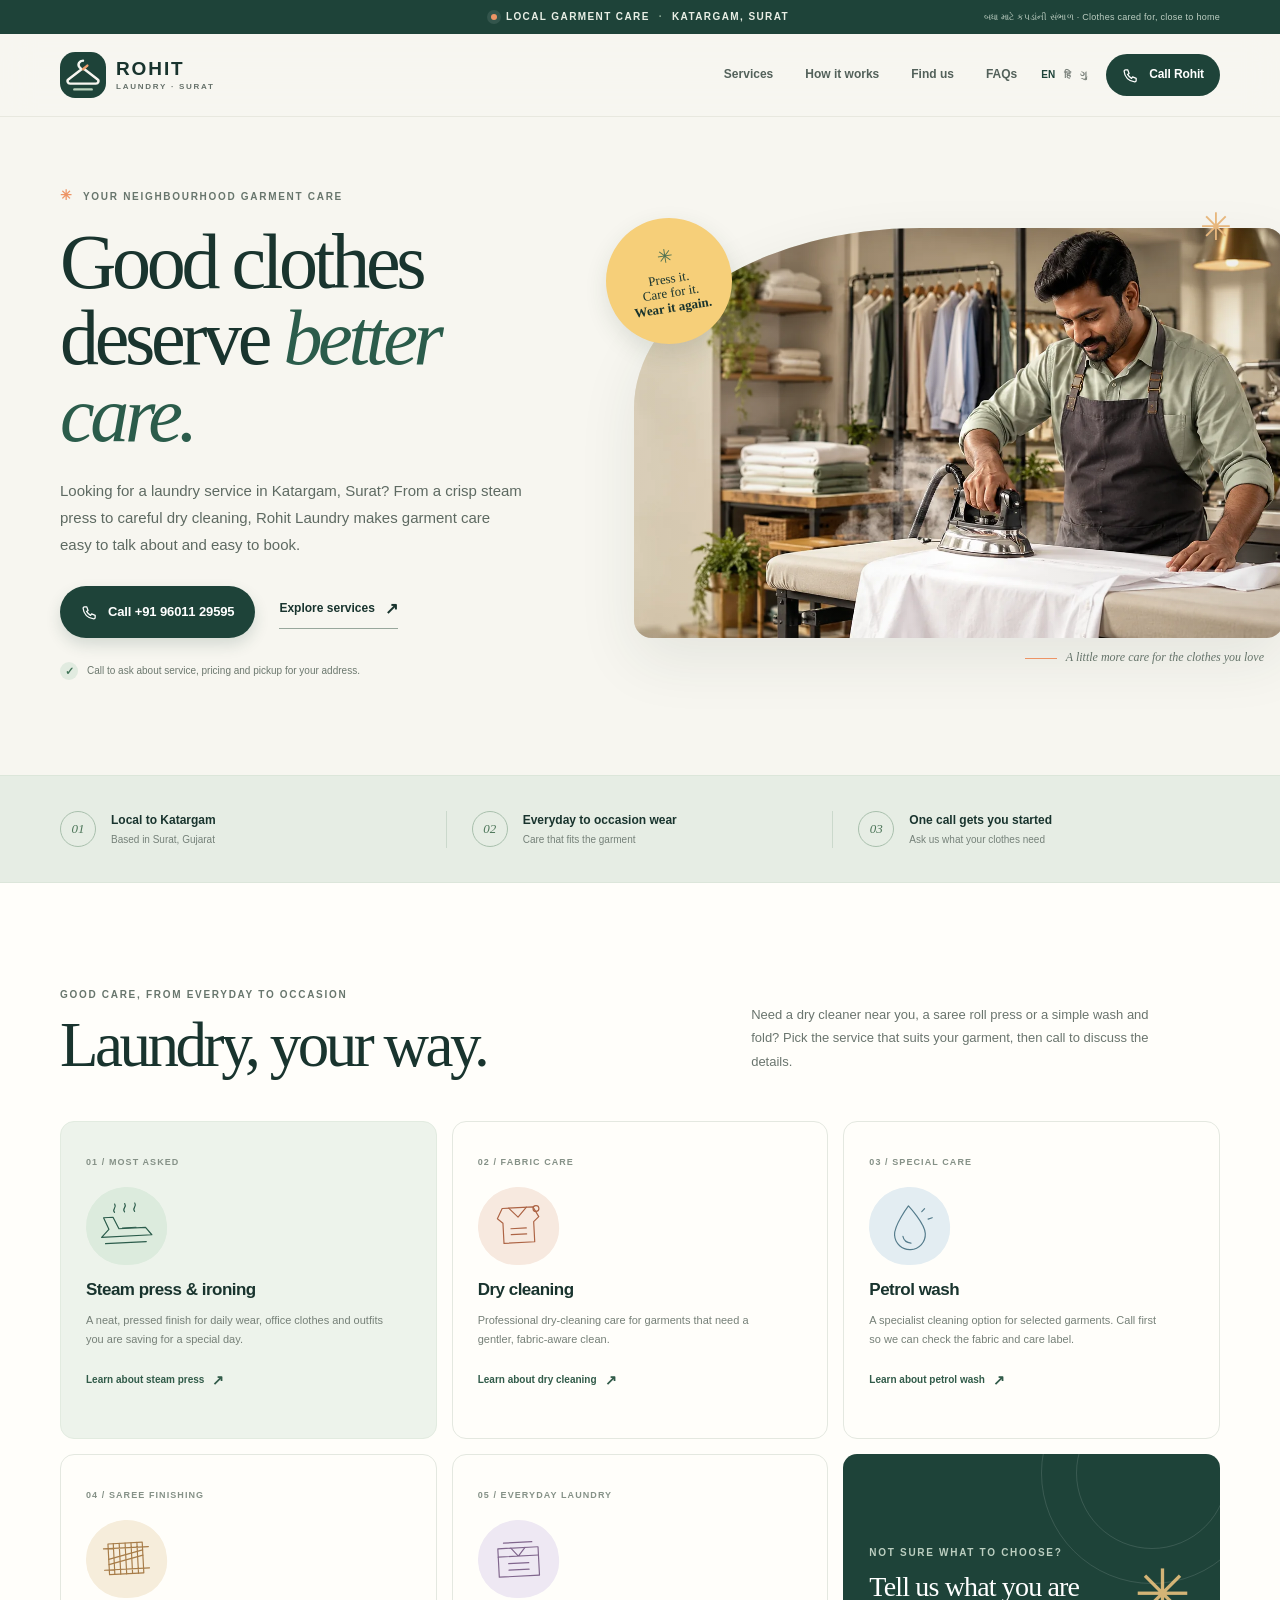
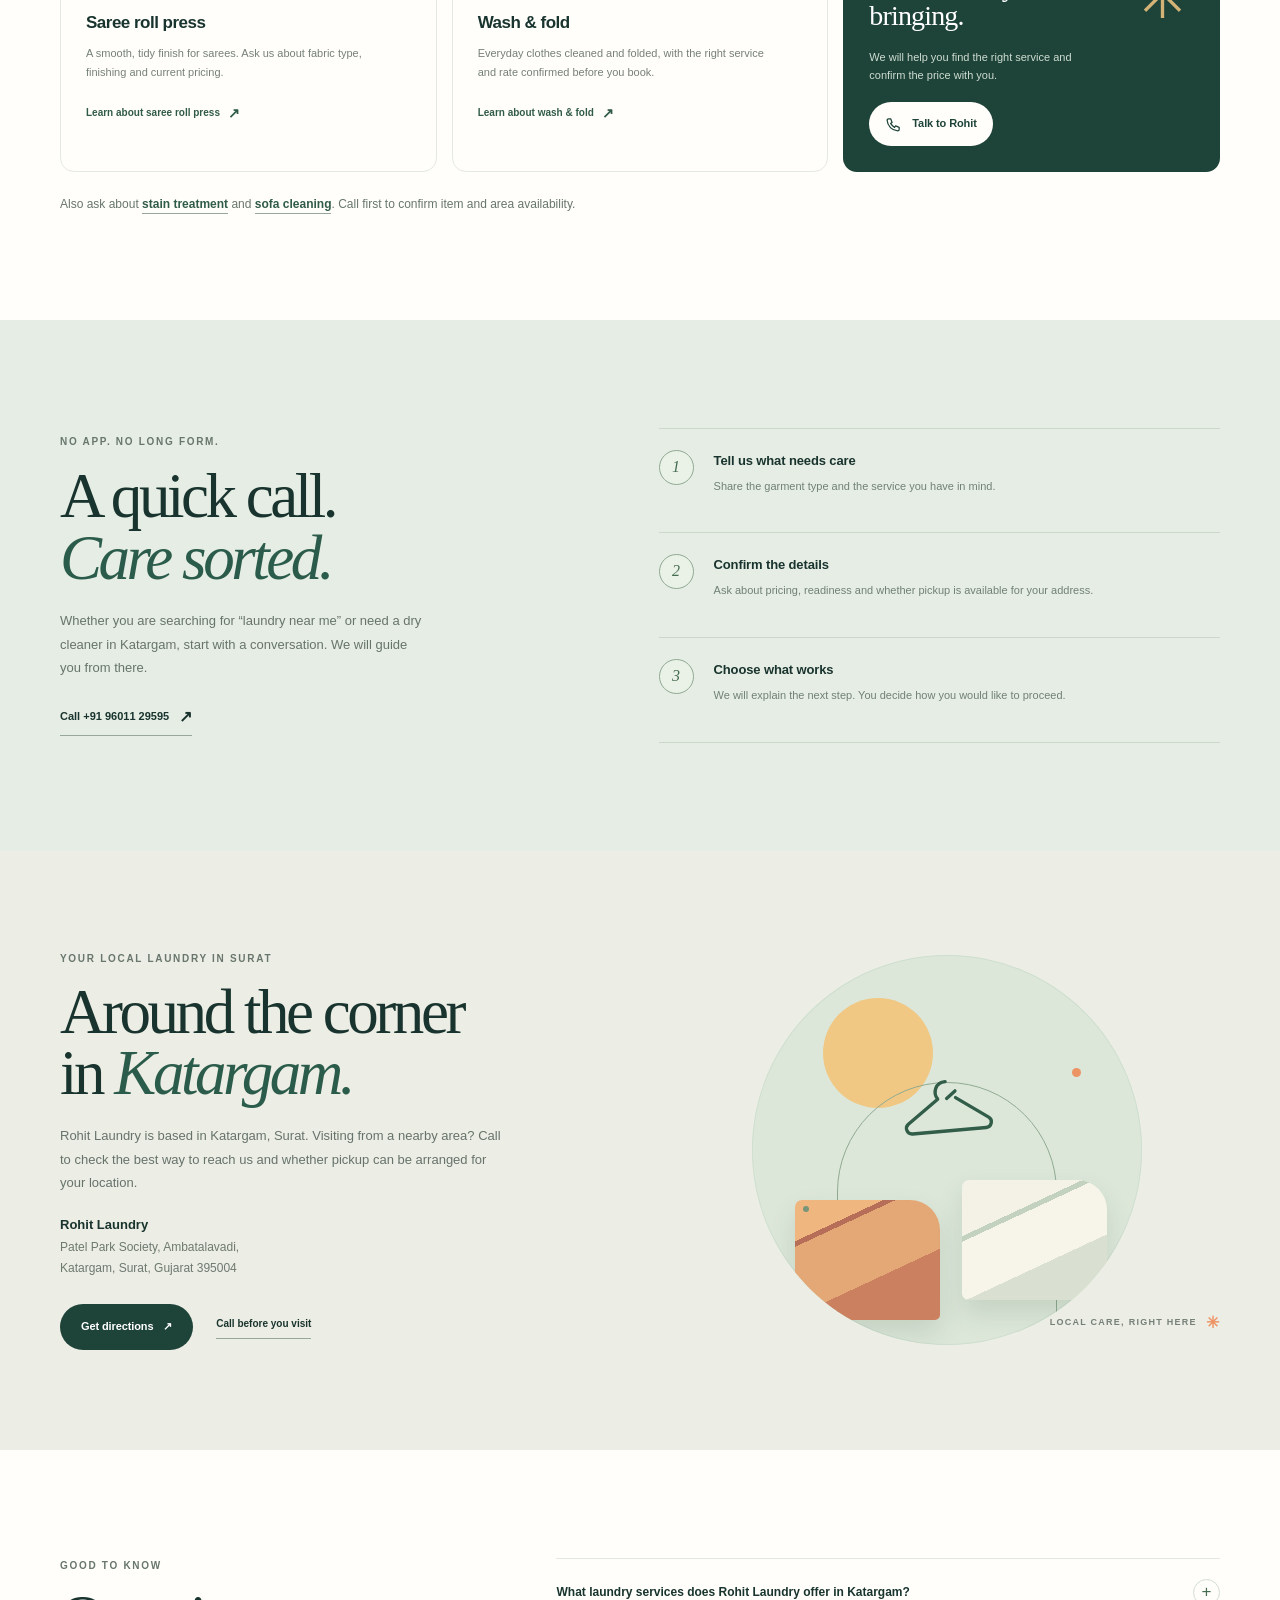
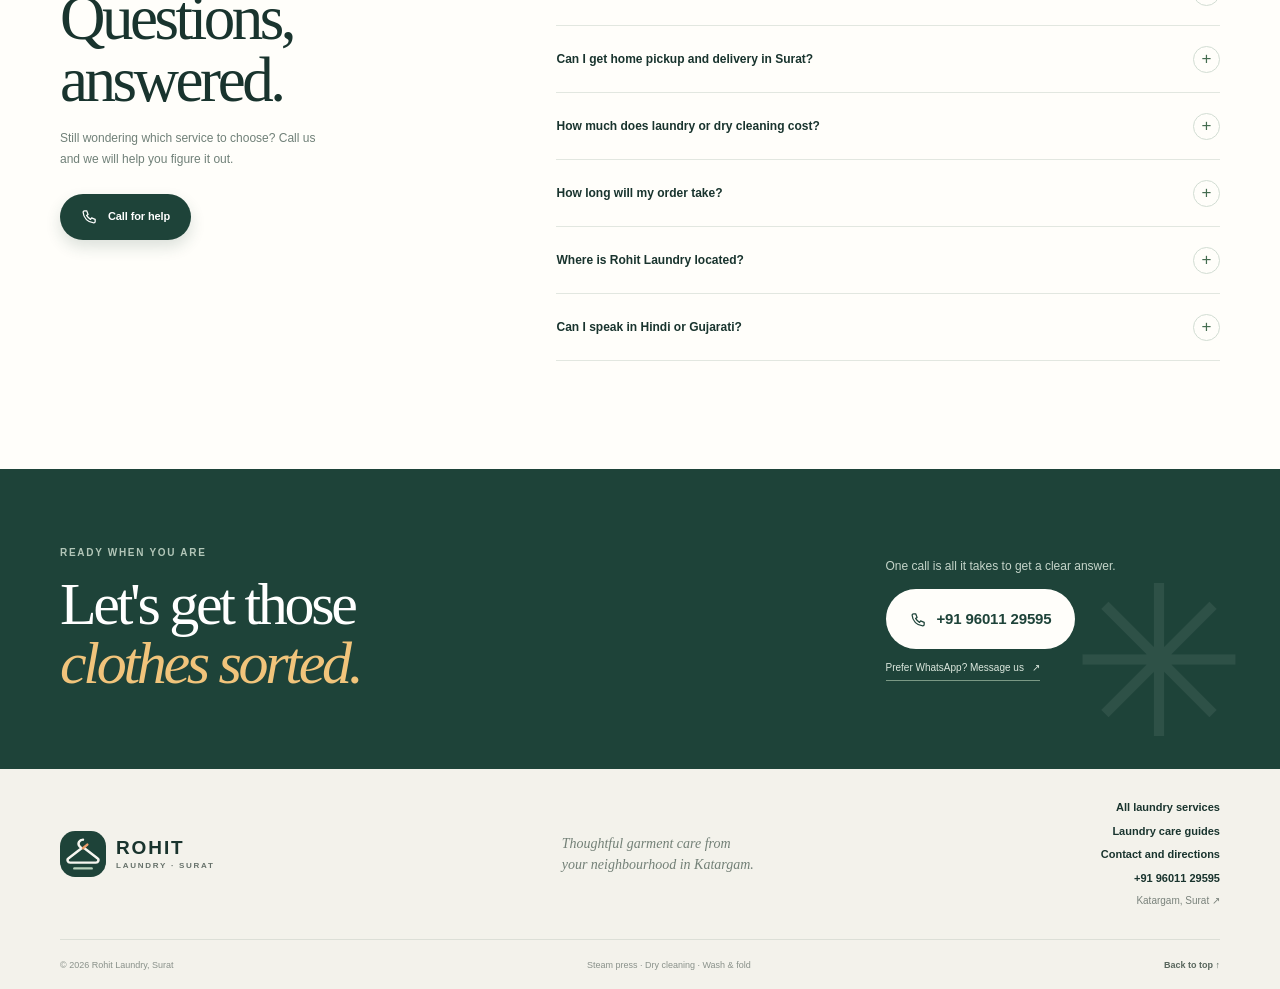
<file: index.html>
<!doctype html>
<html lang="en">
<head>
  <meta charset="utf-8">
  <meta name="viewport" content="width=device-width, initial-scale=1, viewport-fit=cover">
  <meta name="google-site-verification" content="o7UyejDi4DbQ_sHTL_WeDwKEM6VNYL2MkSjy1CEZ_98">
  <meta name="theme-color" content="#f7f6f0">
  <meta name="description" content="Need laundry or dry cleaning in Katargam, Surat? Rohit Laundry offers steam press, petrol wash, saree roll press and wash & fold. Call +91 96011 29595.">
  <meta name="robots" content="index,follow,max-image-preview:large">
  <link rel="canonical" href="https://rohit-laundry-katargam.netlify.app/">
  <link rel="alternate" hreflang="en-IN" href="https://rohit-laundry-katargam.netlify.app/">
  <link rel="alternate" hreflang="hi-IN" href="https://rohit-laundry-katargam.netlify.app/hi/">
  <link rel="alternate" hreflang="gu-IN" href="https://rohit-laundry-katargam.netlify.app/gu/">
  <link rel="alternate" hreflang="x-default" href="https://rohit-laundry-katargam.netlify.app/">
  <link rel="icon" href="assets/rohit-mark.svg" type="image/svg+xml">
  <link rel="preload" as="image" href="assets/rohit-laundry-hero.webp" fetchpriority="high">
  <link rel="stylesheet" href="assets/site.css">
  <title>Rohit Laundry | Laundry & Dry Cleaning in Katargam, Surat</title>
  <script type="application/ld+json">
  {
    "@context":"https://schema.org",
    "@type":"DryCleaningOrLaundry",
    "@id":"https://rohit-laundry-katargam.netlify.app/#rohit-laundry",
    "name":"Rohit Laundry",
    "url":"https://rohit-laundry-katargam.netlify.app/",
    "image":"https://rohit-laundry-katargam.netlify.app/assets/rohit-laundry-hero.webp",
    "telephone":"+91-96011-29595",
    "address":{
      "@type":"PostalAddress",
      "streetAddress":"Patel Park Society, Ambatalavadi, Katargam",
      "addressLocality":"Surat",
      "addressRegion":"Gujarat",
      "postalCode":"395004",
      "addressCountry":"IN"
    },
    "areaServed":[
      {"@type":"Place","name":"Katargam, Surat"},
      {"@type":"City","name":"Surat"}
    ],
    "hasOfferCatalog":{
      "@type":"OfferCatalog",
      "name":"Laundry and garment-care services",
      "itemListElement":[
        {"@type":"OfferCatalog","name":"Steam press and ironing"},
        {"@type":"OfferCatalog","name":"Dry cleaning"},
        {"@type":"OfferCatalog","name":"Petrol wash"},
        {"@type":"OfferCatalog","name":"Saree roll press"},
        {"@type":"OfferCatalog","name":"Wash and fold"},{"@type":"OfferCatalog","name":"Stain treatment"},{"@type":"OfferCatalog","name":"Sofa cleaning enquiry"},{"@type":"OfferCatalog","name":"Commercial and bulk laundry"}
      ]
    }
  }
  </script>
  <script src="assets/analytics.js"></script><script async src="https://www.googletagmanager.com/gtag/js?id=G-PS2PPYDTHQ"></script>
</head>
<body>
  <a class="skip-link" href="#main">Skip to content</a>
  <div class="topline"><span class="topline-dot" aria-hidden="true"></span> LOCAL GARMENT CARE <span class="topline-sep">·</span> KATARGAM, SURAT <span class="topline-right">બધા માટે કપડાંની સંભાળ · Clothes cared for, close to home</span></div>
  <header class="site-header">
    <div class="header-inner wrap">
      <a class="brand" href="#top" aria-label="Rohit Laundry home">
        <img src="assets/rohit-mark.svg" width="48" height="48" alt="">
        <span class="brand-copy"><strong>ROHIT</strong><small>LAUNDRY · SURAT</small></span>
      </a>
      <button class="menu-toggle" type="button" aria-expanded="false" aria-controls="primary-nav" aria-label="Open menu"><span></span><span></span></button>
      <nav class="primary-nav" id="primary-nav" aria-label="Main navigation">
        <a href="#services">Services</a><a href="#process">How it works</a><a href="#local">Find us</a><a href="#faq">FAQs</a>
      </nav>
      <div class="header-actions">
        <div class="language-links" aria-label="Choose language"><a class="active" href="/" lang="en" aria-current="page">EN</a><a href="/hi/" lang="hi">हि</a><a href="/gu/" lang="gu">ગુ</a></div>
        <a class="button button-dark button-small" href="tel:+919601129595"><svg aria-hidden="true" viewBox="0 0 24 24"><path d="M5 4h3l2 5-2.1 1.5a15 15 0 0 0 5.6 5.6L15 14l5 2v3a2 2 0 0 1-2 2A16 16 0 0 1 3 6a2 2 0 0 1 2-2Z"/></svg> Call Rohit</a>
      </div>
    </div>
  </header>

  <main id="main">
    <section class="hero wrap" id="top" aria-labelledby="hero-title">
      <div class="hero-copy reveal">
        <p class="eyebrow"><span class="eyebrow-mark" aria-hidden="true">✳</span> YOUR NEIGHBOURHOOD GARMENT CARE</p>
        <h1 id="hero-title">Good clothes<br>deserve <em>better care.</em></h1>
        <p class="hero-lead">Looking for a laundry service in Katargam, Surat? From a crisp steam press to careful dry cleaning, Rohit Laundry makes garment care easy to talk about and easy to book.</p>
        <div class="hero-actions">
          <a class="button button-primary" href="tel:+919601129595"><svg aria-hidden="true" viewBox="0 0 24 24"><path d="M5 4h3l2 5-2.1 1.5a15 15 0 0 0 5.6 5.6L15 14l5 2v3a2 2 0 0 1-2 2A16 16 0 0 1 3 6a2 2 0 0 1 2-2Z"/></svg> Call +91 96011 29595</a>
          <a class="text-link" href="#services">Explore services <span aria-hidden="true">↗</span></a>
        </div>
        <div class="hero-note"><span class="note-check" aria-hidden="true">✓</span><span>Call to ask about service, pricing and pickup for your address.</span></div>
      </div>
      <div class="hero-visual reveal">
        <div class="hero-photo-frame"><img class="hero-photo" src="assets/rohit-laundry-hero.webp" width="1910" height="809" alt="Laundry professional carefully steam-pressing a shirt in a clean garment-care studio" fetchpriority="high"></div>
        <div class="photo-sticker" aria-label="Steam press, dry clean and wash care"><span class="sticker-flower" aria-hidden="true">✳</span><span>Press it.<br>Care for it.<br><strong>Wear it again.</strong></span></div>
        <div class="photo-caption"><span class="caption-line"></span> A little more care for the clothes you love</div>
      </div>
      <span class="hero-scribble" aria-hidden="true">✳</span>
    </section>

    <section class="quick-facts" aria-label="Rohit Laundry at a glance">
      <div class="quick-facts-inner wrap">
        <div class="fact"><span class="fact-icon">01</span><span><strong>Local to Katargam</strong><small>Based in Surat, Gujarat</small></span></div>
        <div class="fact"><span class="fact-icon">02</span><span><strong>Everyday to occasion wear</strong><small>Care that fits the garment</small></span></div>
        <div class="fact"><span class="fact-icon">03</span><span><strong>One call gets you started</strong><small>Ask us what your clothes need</small></span></div>
      </div>
    </section>

    <section class="section services-section" id="services" aria-labelledby="services-title">
      <div class="wrap">
        <div class="section-heading reveal">
          <div><p class="eyebrow">GOOD CARE, FROM EVERYDAY TO OCCASION</p><h2 id="services-title">Laundry, your way.</h2></div>
          <p>Need a dry cleaner near you, a saree roll press or a simple wash and fold? Pick the service that suits your garment, then call to discuss the details.</p>
        </div>
        <div class="service-grid">
          <article class="service-card service-feature reveal">
            <span class="service-number">01 / MOST ASKED</span>
            <div class="service-illustration icon-press" aria-hidden="true"><svg viewBox="0 0 120 100"><path d="M17 67h85l-10-13H47l-9-20H22l8 20-13 13Z"/><path d="M53 53h23M23 78h69M41 26c-5-6 5-7 1-14m16 14c-5-6 5-7 1-14m16 14c-5-6 5-7 1-14"/></svg></div>
            <h3>Steam press &amp; ironing</h3>
            <p>A neat, pressed finish for daily wear, office clothes and outfits you are saving for a special day.</p>
            <a href="/services/steam-press/" class="card-link">Learn about steam press <span aria-hidden="true">↗</span></a>
          </article>
          <article class="service-card reveal">
            <span class="service-number">02 / FABRIC CARE</span>
            <div class="service-illustration icon-clean" aria-hidden="true"><svg viewBox="0 0 120 100"><path d="M34 19h52l9 17-9 8v34H34V44l-9-8 9-17Z"/><path d="m45 19 15 16 15-16M47 54h26M47 64h26"/><circle cx="91" cy="22" r="5"/></svg></div>
            <h3>Dry cleaning</h3>
            <p>Professional dry-cleaning care for garments that need a gentler, fabric-aware clean.</p>
            <a href="/services/dry-cleaning/" class="card-link">Learn about dry cleaning <span aria-hidden="true">↗</span></a>
          </article>
          <article class="service-card reveal">
            <span class="service-number">03 / SPECIAL CARE</span>
            <div class="service-illustration icon-drop" aria-hidden="true"><svg viewBox="0 0 120 100"><path d="M60 16S34 47 34 64a26 26 0 0 0 52 0c0-17-26-48-26-48Z"/><path d="M48 67c1 7 6 11 13 12"/><path d="m82 27 5-5m5 18 7-2"/></svg></div>
            <h3>Petrol wash</h3>
            <p>A specialist cleaning option for selected garments. Call first so we can check the fabric and care label.</p>
            <a href="/services/petrol-wash/" class="card-link">Learn about petrol wash <span aria-hidden="true">↗</span></a>
          </article>
          <article class="service-card reveal">
            <span class="service-number">04 / SAREE FINISHING</span>
            <div class="service-illustration icon-saree" aria-hidden="true"><svg viewBox="0 0 120 100"><path d="M30 23h58v52H30z"/><path d="M39 23v52m10-52v52m10-52v52m10-52v52m10-52v52M22 31h76M22 67h76"/><path d="m30 49 58-13M30 58l58-13"/></svg></div>
            <h3>Saree roll press</h3>
            <p>A smooth, tidy finish for sarees. Ask us about fabric type, finishing and current pricing.</p>
            <a href="/services/saree-roll-press/" class="card-link">Learn about saree roll press <span aria-hidden="true">↗</span></a>
          </article>
          <article class="service-card reveal">
            <span class="service-number">05 / EVERYDAY LAUNDRY</span>
            <div class="service-illustration icon-fold" aria-hidden="true"><svg viewBox="0 0 120 100"><path d="M26 31h68v48H26z"/><path d="M26 45h68M48 31l12 14 12-14M43 57h34M43 68h34"/><path d="M36 22h48"/></svg></div>
            <h3>Wash &amp; fold</h3>
            <p>Everyday clothes cleaned and folded, with the right service and rate confirmed before you book.</p>
            <a href="/services/wash-and-fold/" class="card-link">Learn about wash &amp; fold <span aria-hidden="true">↗</span></a>
          </article>
          <article class="service-cta reveal">
            <span class="cta-orbit" aria-hidden="true">✳</span>
            <p class="eyebrow">NOT SURE WHAT TO CHOOSE?</p>
            <h3>Tell us what you are bringing.</h3>
            <p>We will help you find the right service and confirm the price with you.</p>
            <a href="tel:+919601129595" class="button button-light"><svg aria-hidden="true" viewBox="0 0 24 24"><path d="M5 4h3l2 5-2.1 1.5a15 15 0 0 0 5.6 5.6L15 14l5 2v3a2 2 0 0 1-2 2A16 16 0 0 1 3 6a2 2 0 0 1 2-2Z"/></svg> Talk to Rohit</a>
          </article>
        </div>
        <p class="service-extras">Also ask about <a href="/services/stain-treatment/">stain treatment</a> and <a href="/services/sofa-cleaning/">sofa cleaning</a>. Call first to confirm item and area availability.</p>
      </div>
    </section>

    <section class="section process-section" id="process" aria-labelledby="process-title">
      <div class="wrap process-layout">
        <div class="process-intro reveal"><p class="eyebrow">NO APP. NO LONG FORM.</p><h2 id="process-title">A quick call.<br><em>Care sorted.</em></h2><p>Whether you are searching for “laundry near me” or need a dry cleaner in Katargam, start with a conversation. We will guide you from there.</p><a href="tel:+919601129595" class="text-link">Call +91 96011 29595 <span aria-hidden="true">↗</span></a></div>
        <ol class="steps-list">
          <li class="step reveal"><span class="step-count">1</span><div><h3>Tell us what needs care</h3><p>Share the garment type and the service you have in mind.</p></div></li>
          <li class="step reveal"><span class="step-count">2</span><div><h3>Confirm the details</h3><p>Ask about pricing, readiness and whether pickup is available for your address.</p></div></li>
          <li class="step reveal"><span class="step-count">3</span><div><h3>Choose what works</h3><p>We will explain the next step. You decide how you would like to proceed.</p></div></li>
        </ol>
      </div>
    </section>

    <section class="local-section" id="local" aria-labelledby="local-title">
      <div class="local-inner wrap">
        <div class="local-copy reveal"><p class="eyebrow">YOUR LOCAL LAUNDRY IN SURAT</p><h2 id="local-title">Around the corner<br>in <em>Katargam.</em></h2><p>Rohit Laundry is based in Katargam, Surat. Visiting from a nearby area? Call to check the best way to reach us and whether pickup can be arranged for your location.</p>
          <address><strong>Rohit Laundry</strong><br>Patel Park Society, Ambatalavadi,<br>Katargam, Surat, Gujarat 395004</address>
          <div class="local-actions"><a class="button button-dark" href="https://maps.google.com/?q=Rohit+Laundry%2C+Patel+Park+Society%2C+Ambatalavadi%2C+Katargam%2C+Surat" target="_blank" rel="noopener noreferrer">Get directions <span aria-hidden="true">↗</span></a><a class="text-link" href="tel:+919601129595">Call before you visit</a></div>
        </div>
        <div class="local-art reveal" aria-hidden="true"><div class="local-art-circle"><span class="circle-sun"></span><span class="circle-arch"></span><span class="circle-fabric fabric-one"></span><span class="circle-fabric fabric-two"></span><span class="circle-hanger"><svg viewBox="0 0 100 65"><path d="M50 13c-9 0-12 9-8 15l-28 20a5 5 0 0 0 3 9h66a5 5 0 0 0 3-9L58 28m-8 0 8-6"/></svg></span><span class="circle-dot dot-one"></span><span class="circle-dot dot-two"></span></div><p class="art-label">LOCAL CARE, RIGHT HERE <span>✳</span></p></div>
      </div>
    </section>

    <section class="section faq-section" id="faq" aria-labelledby="faq-title">
      <div class="wrap faq-layout">
        <div class="faq-heading reveal"><p class="eyebrow">GOOD TO KNOW</p><h2 id="faq-title">Questions,<br>answered.</h2><p>Still wondering which service to choose? Call us and we will help you figure it out.</p><a class="button button-primary" href="tel:+919601129595"><svg aria-hidden="true" viewBox="0 0 24 24"><path d="M5 4h3l2 5-2.1 1.5a15 15 0 0 0 5.6 5.6L15 14l5 2v3a2 2 0 0 1-2 2A16 16 0 0 1 3 6a2 2 0 0 1 2-2Z"/></svg> Call for help</a></div>
        <div class="faq-list">
          <details class="faq-item reveal"><summary>What laundry services does Rohit Laundry offer in Katargam?</summary><div class="faq-answer"><p>Our listed services include steam press and ironing, dry cleaning, petrol wash, saree roll press, and wash &amp; fold. Call <a href="tel:+919601129595">+91 96011 29595</a> to confirm your garment can be handled and ask about pricing.</p></div></details>
          <details class="faq-item reveal"><summary>Can I get home pickup and delivery in Surat?</summary><div class="faq-answer"><p>Pickup availability depends on your location and the service. Call us with your area in Surat and we will confirm what is possible before you book.</p></div></details>
          <details class="faq-item reveal"><summary>How much does laundry or dry cleaning cost?</summary><div class="faq-answer"><p>Prices depend on the garment and service. Call or WhatsApp us for the current rate before handing over your clothes.</p></div></details>
          <details class="faq-item reveal"><summary>How long will my order take?</summary><div class="faq-answer"><p>Turnaround can vary by garment and service. Please ask us for the expected readiness time when you call.</p></div></details>
          <details class="faq-item reveal"><summary>Where is Rohit Laundry located?</summary><div class="faq-answer"><p>We are in Patel Park Society, Ambatalavadi, Katargam, Surat, Gujarat 395004. Use the directions link above or call before visiting.</p></div></details>
          <details class="faq-item reveal"><summary>Can I speak in Hindi or Gujarati?</summary><div class="faq-answer"><p>Yes. Call <a href="tel:+919601129595">+91 96011 29595</a> and speak with us in Hindi, Gujarati or English.</p></div></details>
        </div>
      </div>
    </section>

    <section class="final-cta" aria-labelledby="final-title"><div class="wrap final-cta-inner reveal"><div><p class="eyebrow">READY WHEN YOU ARE</p><h2 id="final-title">Let's get those<br><em>clothes sorted.</em></h2></div><div class="final-cta-action"><p>One call is all it takes to get a clear answer.</p><a class="button button-light button-large" href="tel:+919601129595"><svg aria-hidden="true" viewBox="0 0 24 24"><path d="M5 4h3l2 5-2.1 1.5a15 15 0 0 0 5.6 5.6L15 14l5 2v3a2 2 0 0 1-2 2A16 16 0 0 1 3 6a2 2 0 0 1 2-2Z"/></svg> +91 96011 29595</a><a class="whatsapp-link" href="https://wa.me/919601129595?text=Hi%20Rohit%20Laundry%2C%20I%27d%20like%20to%20ask%20about%20your%20services." target="_blank" rel="noopener noreferrer">Prefer WhatsApp? Message us <span aria-hidden="true">↗</span></a></div><span class="final-spark" aria-hidden="true">✳</span></div></section>
  </main>

  <footer class="site-footer"><div class="wrap footer-top"><a class="brand footer-brand" href="#top"><img src="assets/rohit-mark.svg" width="48" height="48" alt=""><span class="brand-copy"><strong>ROHIT</strong><small>LAUNDRY · SURAT</small></span></a><p>Thoughtful garment care from<br>your neighbourhood in Katargam.</p><div class="footer-links"><a href="/services.html">All laundry services</a><a href="/blog.html">Laundry care guides</a><a href="/contact.html">Contact and directions</a><a href="tel:+919601129595">+91 96011 29595</a><a href="https://maps.google.com/?q=Rohit+Laundry%2C+Katargam%2C+Surat" target="_blank" rel="noopener noreferrer">Katargam, Surat ↗</a></div></div><div class="wrap footer-bottom"><span>© <span data-year>2026</span> Rohit Laundry, Surat</span><span>Steam press · Dry cleaning · Wash &amp; fold</span><a href="#top">Back to top ↑</a></div></footer>

  <div class="mobile-call-bar" aria-label="Contact Rohit Laundry"><span>Need laundry in Surat?</span><a href="tel:+919601129595"><svg aria-hidden="true" viewBox="0 0 24 24"><path d="M5 4h3l2 5-2.1 1.5a15 15 0 0 0 5.6 5.6L15 14l5 2v3a2 2 0 0 1-2 2A16 16 0 0 1 3 6a2 2 0 0 1 2-2Z"/></svg> Call now</a></div>
  <script src="assets/site.js" defer></script>
  <script type="application/ld+json">
  {"@context":"https://schema.org","@type":"FAQPage","mainEntity":[
    {"@type":"Question","name":"What laundry services does Rohit Laundry offer in Katargam?","acceptedAnswer":{"@type":"Answer","text":"Our listed services include steam press and ironing, dry cleaning, petrol wash, saree roll press, wash and fold, business laundry enquiries, stain treatment and sofa cleaning enquiries. Call to confirm item suitability, availability and pricing."}},
    {"@type":"Question","name":"Can I get home pickup and delivery in Surat?","acceptedAnswer":{"@type":"Answer","text":"Pickup availability depends on your location and the service. Call us with your area in Surat and we will confirm what is possible before you book."}},
    {"@type":"Question","name":"How much does laundry or dry cleaning cost?","acceptedAnswer":{"@type":"Answer","text":"Prices depend on the garment and service. Call or WhatsApp us for the current rate before handing over your clothes."}},
    {"@type":"Question","name":"Where is Rohit Laundry located?","acceptedAnswer":{"@type":"Answer","text":"Rohit Laundry is in Patel Park Society, Ambatalavadi, Katargam, Surat, Gujarat 395004."}}
  ]}
  </script>
</body>
</html>
</file>
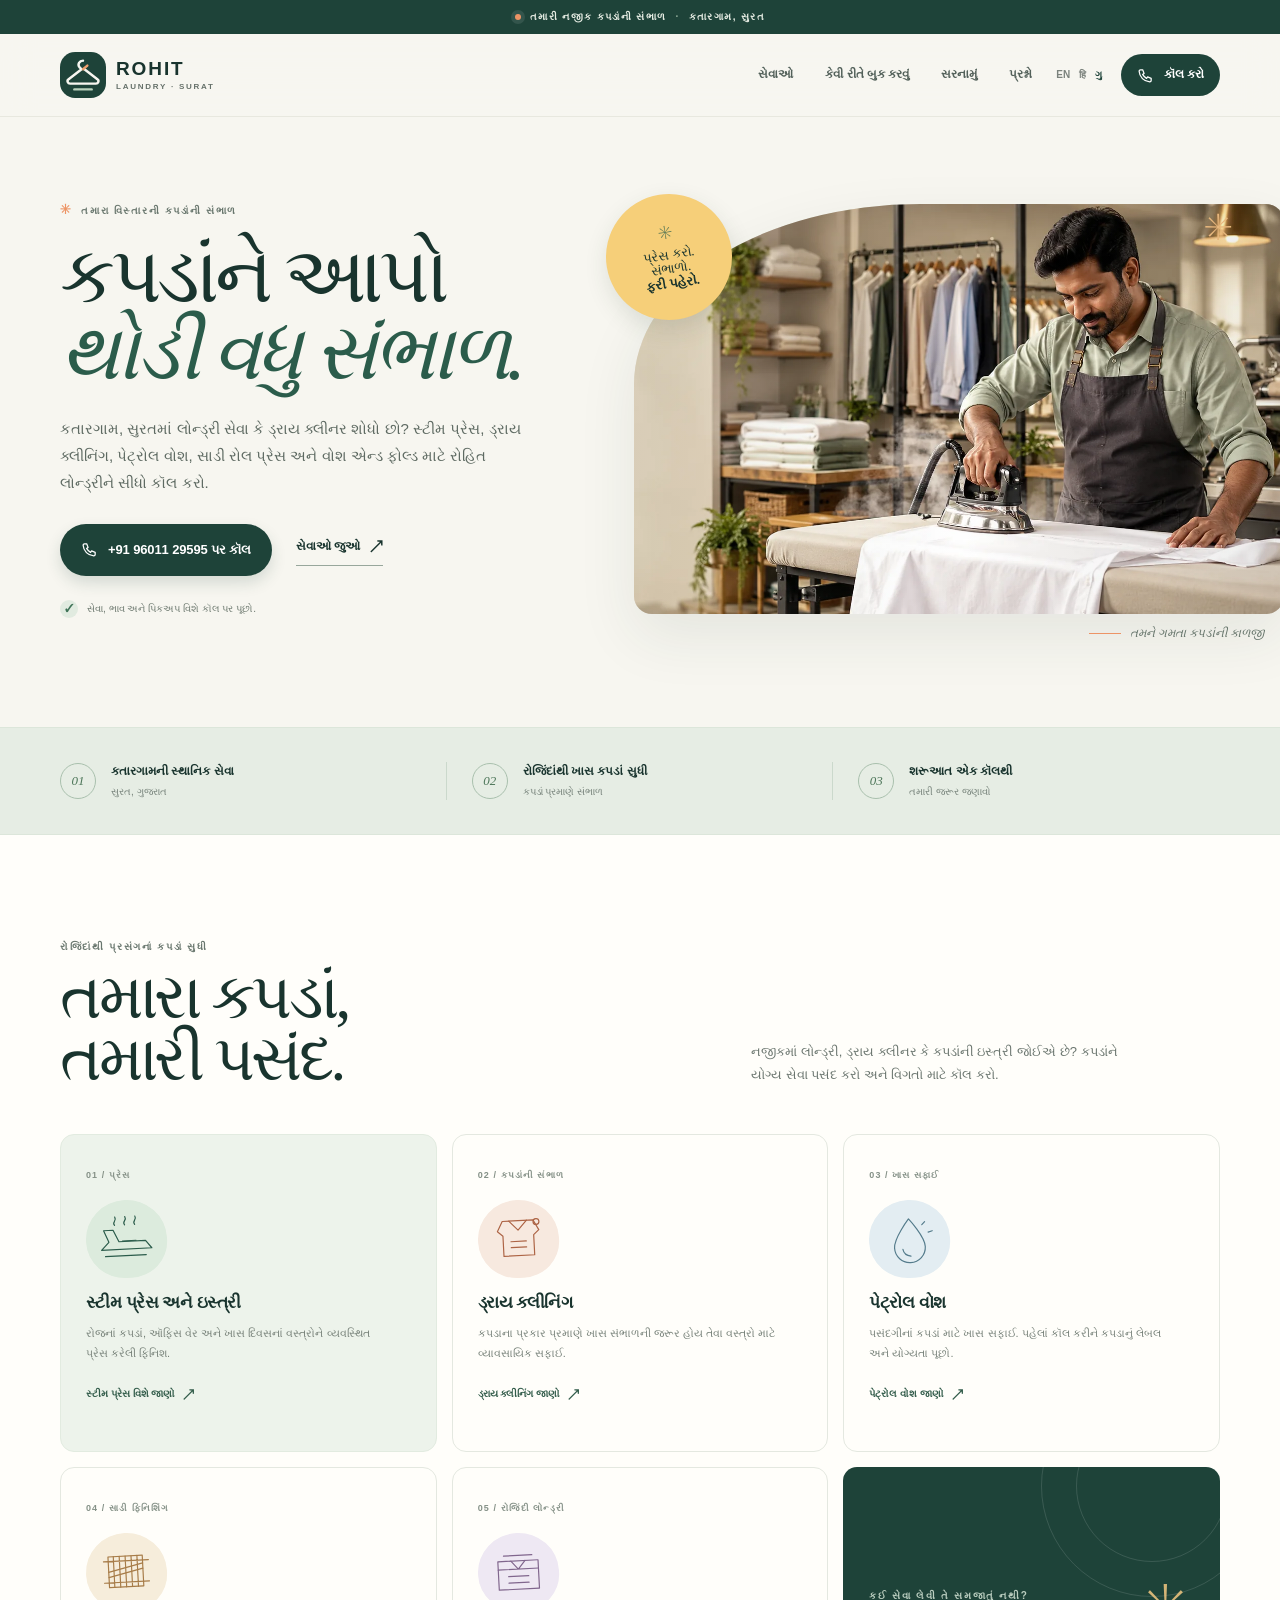
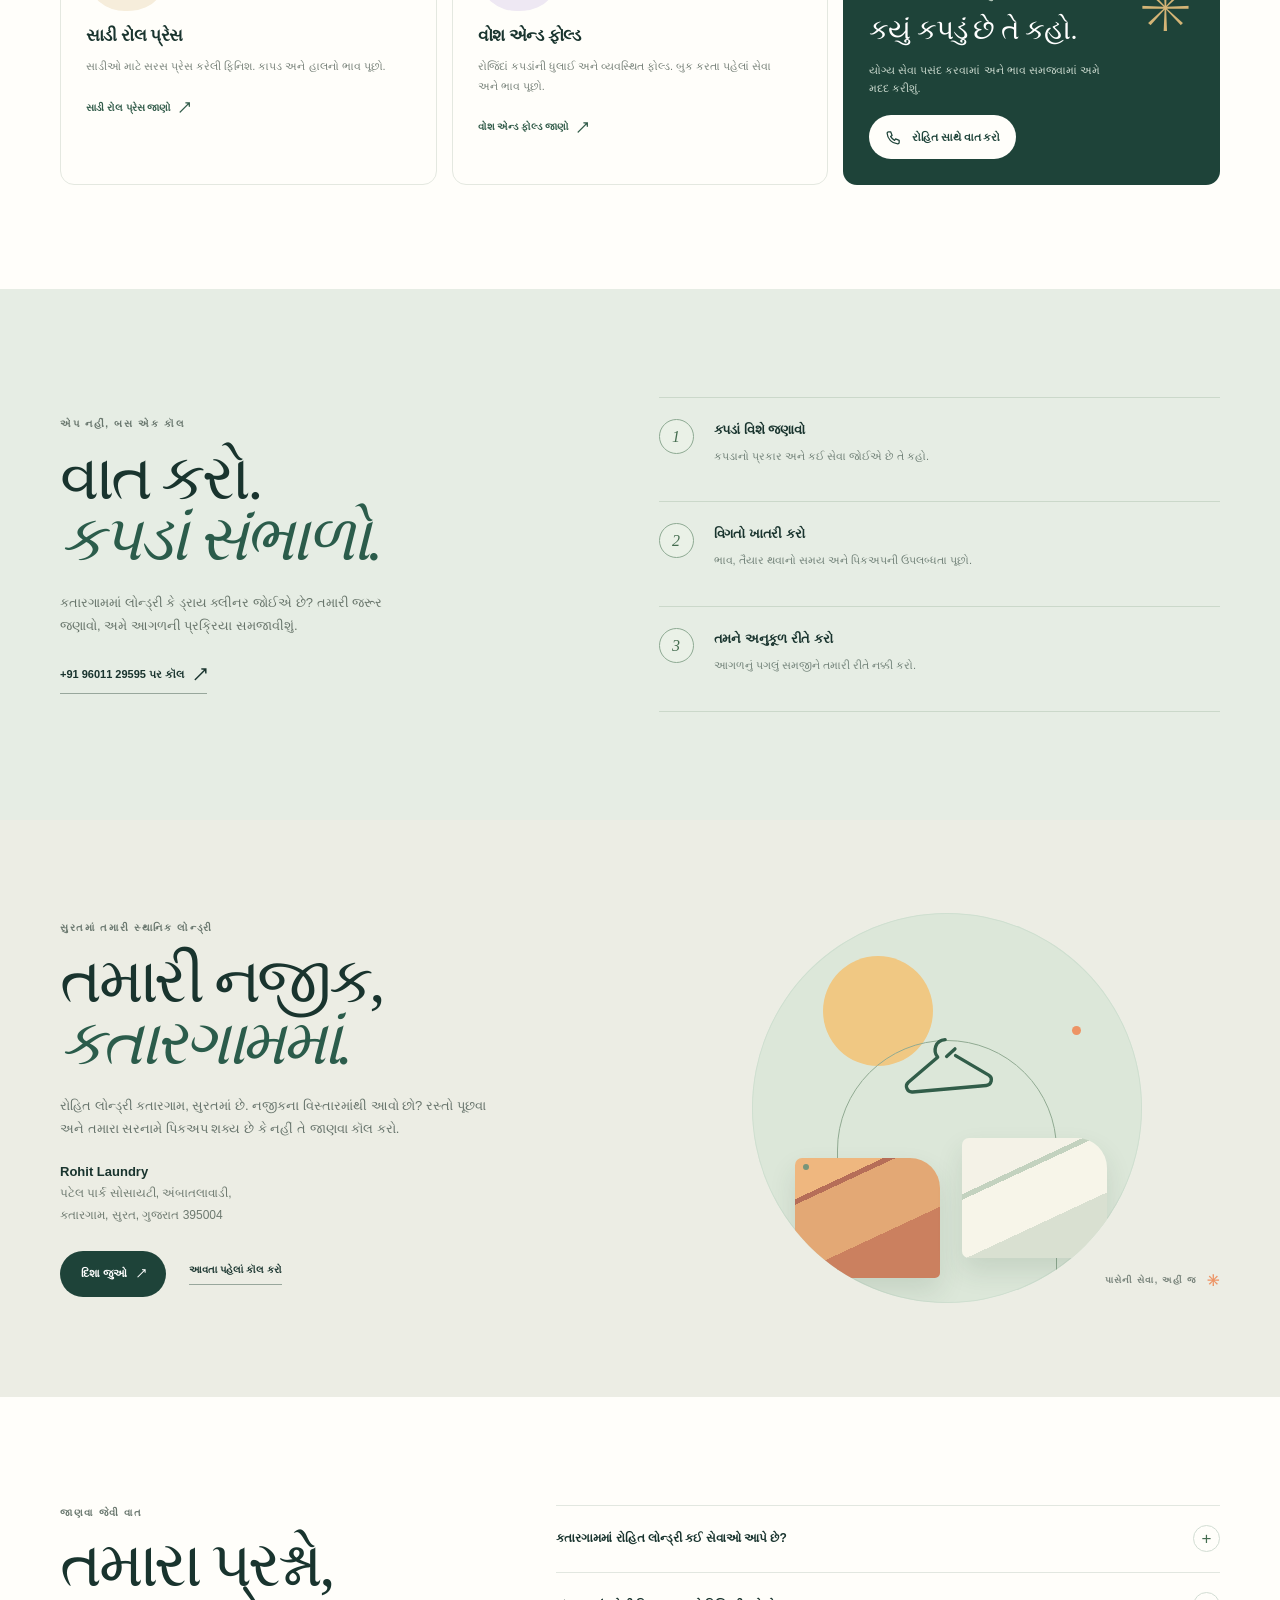
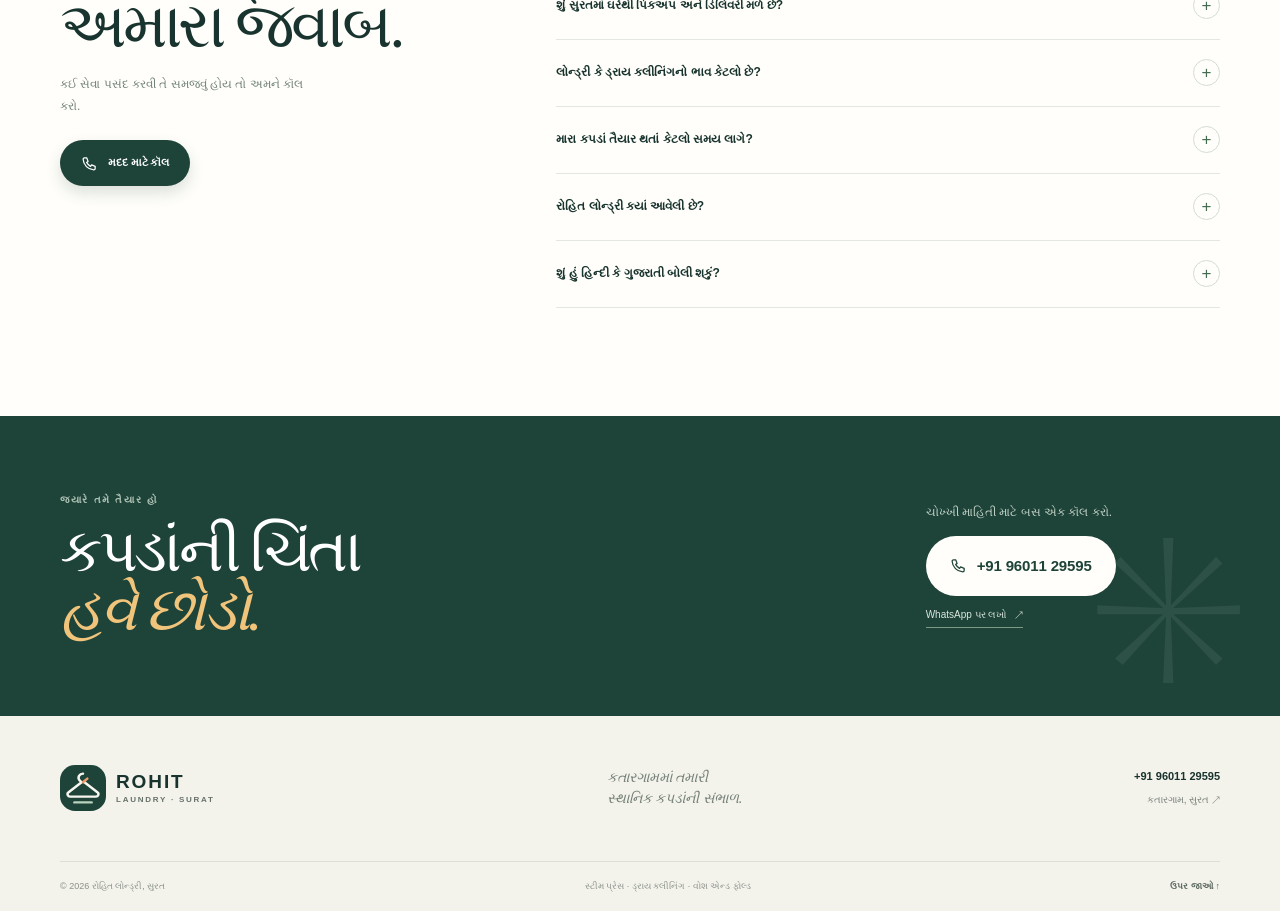
<file: gu/index.html>
<!doctype html>
<html lang="gu">
<head>
  <meta charset="utf-8"><meta name="viewport" content="width=device-width, initial-scale=1, viewport-fit=cover"><meta name="theme-color" content="#f7f6f0">
  <meta name="description" content="કતારગામ, સુરતમાં લોન્ડ્રી અને ડ્રાય ક્લીનિંગ સેવા. રોહિત લોન્ડ્રીમાં સ્ટીમ પ્રેસ, પેટ્રોલ વોશ, સાડી રોલ પ્રેસ અને વોશ એન્ડ ફોલ્ડ માટે કૉલ કરો: +91 96011 29595.">
  <meta name="robots" content="index,follow,max-image-preview:large"><link rel="canonical" href="https://rohit-laundry-katargam.netlify.app/gu/">
  <link rel="alternate" hreflang="en-IN" href="https://rohit-laundry-katargam.netlify.app/"><link rel="alternate" hreflang="hi-IN" href="https://rohit-laundry-katargam.netlify.app/hi/"><link rel="alternate" hreflang="gu-IN" href="https://rohit-laundry-katargam.netlify.app/gu/"><link rel="alternate" hreflang="x-default" href="https://rohit-laundry-katargam.netlify.app/">
  <link rel="icon" href="../assets/rohit-mark.svg" type="image/svg+xml"><link rel="preload" as="image" href="../assets/rohit-laundry-hero.webp" fetchpriority="high"><link rel="stylesheet" href="../assets/site.css">
  <title>કતારગામ, સુરતમાં લોન્ડ્રી અને ડ્રાય ક્લીનિંગ | રોહિત લોન્ડ્રી</title>
  <script type="application/ld+json">{"@context":"https://schema.org","@type":"DryCleaningOrLaundry","@id":"https://rohit-laundry-katargam.netlify.app/#rohit-laundry","name":"Rohit Laundry","url":"https://rohit-laundry-katargam.netlify.app/gu/","telephone":"+91-96011-29595","image":"https://rohit-laundry-katargam.netlify.app/assets/rohit-laundry-hero.webp","address":{"@type":"PostalAddress","streetAddress":"Patel Park Society, Ambatalavadi, Katargam","addressLocality":"Surat","addressRegion":"Gujarat","postalCode":"395004","addressCountry":"IN"},"areaServed":[{"@type":"Place","name":"Katargam, Surat"},{"@type":"City","name":"Surat"}],"hasOfferCatalog":{"@type":"OfferCatalog","name":"Laundry and garment-care services","itemListElement":[{"@type":"OfferCatalog","name":"Steam press and ironing"},{"@type":"OfferCatalog","name":"Dry cleaning"},{"@type":"OfferCatalog","name":"Petrol wash"},{"@type":"OfferCatalog","name":"Saree roll press"},{"@type":"OfferCatalog","name":"Wash and fold"},{"@type":"OfferCatalog","name":"Stain treatment"},{"@type":"OfferCatalog","name":"Sofa cleaning enquiry"},{"@type":"OfferCatalog","name":"Commercial and bulk laundry"}]}}</script>
  <script src="../assets/analytics.js"></script><script async src="https://www.googletagmanager.com/gtag/js?id=G-PS2PPYDTHQ"></script>
</head>
<body>
  <a class="skip-link" href="#main">મુખ્ય માહિતી પર જાઓ</a><div class="topline"><span class="topline-dot" aria-hidden="true"></span> તમારી નજીક કપડાંની સંભાળ <span class="topline-sep">·</span> કતારગામ, સુરત</div>
  <header class="site-header"><div class="header-inner wrap"><a class="brand" href="#top" aria-label="રોહિત લોન્ડ્રી હોમ"><img src="../assets/rohit-mark.svg" width="48" height="48" alt=""><span class="brand-copy"><strong>ROHIT</strong><small>LAUNDRY · SURAT</small></span></a><button class="menu-toggle" type="button" aria-expanded="false" aria-controls="primary-nav" aria-label="મેનૂ ખોલો"><span></span><span></span></button><nav class="primary-nav" id="primary-nav" aria-label="મુખ્ય નેવિગેશન"><a href="#services">સેવાઓ</a><a href="#process">કેવી રીતે બુક કરવું</a><a href="#local">સરનામું</a><a href="#faq">પ્રશ્નો</a></nav><div class="header-actions"><div class="language-links" aria-label="ભાષા પસંદ કરો"><a href="/" lang="en">EN</a><a href="/hi/" lang="hi">हि</a><a class="active" href="/gu/" lang="gu" aria-current="page">ગુ</a></div><a class="button button-dark button-small" href="tel:+919601129595"><svg aria-hidden="true" viewBox="0 0 24 24"><path d="M5 4h3l2 5-2.1 1.5a15 15 0 0 0 5.6 5.6L15 14l5 2v3a2 2 0 0 1-2 2A16 16 0 0 1 3 6a2 2 0 0 1 2-2Z"/></svg> કૉલ કરો</a></div></div></header>
  <main id="main">
    <section class="hero wrap" id="top" aria-labelledby="hero-title"><div class="hero-copy reveal"><p class="eyebrow"><span class="eyebrow-mark" aria-hidden="true">✳</span> તમારા વિસ્તારની કપડાંની સંભાળ</p><h1 id="hero-title">કપડાંને આપો<br><em>થોડી વધુ સંભાળ.</em></h1><p class="hero-lead">કતારગામ, સુરતમાં લોન્ડ્રી સેવા કે ડ્રાય ક્લીનર શોધો છો? સ્ટીમ પ્રેસ, ડ્રાય ક્લીનિંગ, પેટ્રોલ વોશ, સાડી રોલ પ્રેસ અને વોશ એન્ડ ફોલ્ડ માટે રોહિત લોન્ડ્રીને સીધો કૉલ કરો.</p><div class="hero-actions"><a class="button button-primary" href="tel:+919601129595"><svg aria-hidden="true" viewBox="0 0 24 24"><path d="M5 4h3l2 5-2.1 1.5a15 15 0 0 0 5.6 5.6L15 14l5 2v3a2 2 0 0 1-2 2A16 16 0 0 1 3 6a2 2 0 0 1 2-2Z"/></svg> +91 96011 29595 પર કૉલ</a><a class="text-link" href="#services">સેવાઓ જુઓ <span aria-hidden="true">↗</span></a></div><div class="hero-note"><span class="note-check" aria-hidden="true">✓</span><span>સેવા, ભાવ અને પિકઅપ વિશે કૉલ પર પૂછો.</span></div></div><div class="hero-visual reveal"><div class="hero-photo-frame"><img class="hero-photo" src="../assets/rohit-laundry-hero.webp" width="1910" height="809" alt="લોન્ડ્રી સ્ટુડિયોમાં શર્ટને કાળજીપૂર્વક સ્ટીમ પ્રેસ કરતા કર્મચારી" fetchpriority="high"></div><div class="photo-sticker"><span class="sticker-flower" aria-hidden="true">✳</span><span>પ્રેસ કરો.<br>સંભાળો.<br><strong>ફરી પહેરો.</strong></span></div><div class="photo-caption"><span class="caption-line"></span> તમને ગમતા કપડાંની કાળજી</div></div><span class="hero-scribble" aria-hidden="true">✳</span></section>
    <section class="quick-facts" aria-label="રોહિત લોન્ડ્રી વિશે"><div class="quick-facts-inner wrap"><div class="fact"><span class="fact-icon">01</span><span><strong>કતારગામની સ્થાનિક સેવા</strong><small>સુરત, ગુજરાત</small></span></div><div class="fact"><span class="fact-icon">02</span><span><strong>રોજિંદાંથી ખાસ કપડાં સુધી</strong><small>કપડાં પ્રમાણે સંભાળ</small></span></div><div class="fact"><span class="fact-icon">03</span><span><strong>શરૂઆત એક કૉલથી</strong><small>તમારી જરૂર જણાવો</small></span></div></div></section>
    <section class="section services-section" id="services" aria-labelledby="services-title"><div class="wrap"><div class="section-heading reveal"><div><p class="eyebrow">રોજિંદાંથી પ્રસંગનાં કપડાં સુધી</p><h2 id="services-title">તમારા કપડાં,<br>તમારી પસંદ.</h2></div><p>નજીકમાં લોન્ડ્રી, ડ્રાય ક્લીનર કે કપડાંની ઇસ્ત્રી જોઈએ છે? કપડાંને યોગ્ય સેવા પસંદ કરો અને વિગતો માટે કૉલ કરો.</p></div><div class="service-grid">
      <article class="service-card service-feature reveal"><span class="service-number">01 / પ્રેસ</span><div class="service-illustration icon-press" aria-hidden="true"><svg viewBox="0 0 120 100"><path d="M17 67h85l-10-13H47l-9-20H22l8 20-13 13Z"/><path d="M53 53h23M23 78h69M41 26c-5-6 5-7 1-14m16 14c-5-6 5-7 1-14m16 14c-5-6 5-7 1-14"/></svg></div><h3>સ્ટીમ પ્રેસ અને ઇસ્ત્રી</h3><p>રોજનાં કપડાં, ઑફિસ વેર અને ખાસ દિવસનાં વસ્ત્રોને વ્યવસ્થિત પ્રેસ કરેલી ફિનિશ.</p><a href="/services/steam-press/" class="card-link">સ્ટીમ પ્રેસ વિશે જાણો <span aria-hidden="true">↗</span></a></article>
      <article class="service-card reveal"><span class="service-number">02 / કપડાંની સંભાળ</span><div class="service-illustration icon-clean" aria-hidden="true"><svg viewBox="0 0 120 100"><path d="M34 19h52l9 17-9 8v34H34V44l-9-8 9-17Z"/><path d="m45 19 15 16 15-16M47 54h26M47 64h26"/><circle cx="91" cy="22" r="5"/></svg></div><h3>ડ્રાય ક્લીનિંગ</h3><p>કપડાના પ્રકાર પ્રમાણે ખાસ સંભાળની જરૂર હોય તેવા વસ્ત્રો માટે વ્યાવસાયિક સફાઈ.</p><a href="/services/dry-cleaning/" class="card-link">ડ્રાય ક્લીનિંગ જાણો <span aria-hidden="true">↗</span></a></article>
      <article class="service-card reveal"><span class="service-number">03 / ખાસ સફાઈ</span><div class="service-illustration icon-drop" aria-hidden="true"><svg viewBox="0 0 120 100"><path d="M60 16S34 47 34 64a26 26 0 0 0 52 0c0-17-26-48-26-48Z"/><path d="M48 67c1 7 6 11 13 12"/><path d="m82 27 5-5m5 18 7-2"/></svg></div><h3>પેટ્રોલ વોશ</h3><p>પસંદગીનાં કપડાં માટે ખાસ સફાઈ. પહેલાં કૉલ કરીને કપડાનું લેબલ અને યોગ્યતા પૂછો.</p><a href="/services/petrol-wash/" class="card-link">પેટ્રોલ વોશ જાણો <span aria-hidden="true">↗</span></a></article>
      <article class="service-card reveal"><span class="service-number">04 / સાડી ફિનિશિંગ</span><div class="service-illustration icon-saree" aria-hidden="true"><svg viewBox="0 0 120 100"><path d="M30 23h58v52H30z"/><path d="M39 23v52m10-52v52m10-52v52m10-52v52m10-52v52M22 31h76M22 67h76"/><path d="m30 49 58-13M30 58l58-13"/></svg></div><h3>સાડી રોલ પ્રેસ</h3><p>સાડીઓ માટે સરસ પ્રેસ કરેલી ફિનિશ. કાપડ અને હાલનો ભાવ પૂછો.</p><a href="/services/saree-roll-press/" class="card-link">સાડી રોલ પ્રેસ જાણો <span aria-hidden="true">↗</span></a></article>
      <article class="service-card reveal"><span class="service-number">05 / રોજિંદી લોન્ડ્રી</span><div class="service-illustration icon-fold" aria-hidden="true"><svg viewBox="0 0 120 100"><path d="M26 31h68v48H26z"/><path d="M26 45h68M48 31l12 14 12-14M43 57h34M43 68h34"/><path d="M36 22h48"/></svg></div><h3>વોશ એન્ડ ફોલ્ડ</h3><p>રોજિંદાં કપડાંની ધુલાઈ અને વ્યવસ્થિત ફોલ્ડ. બુક કરતા પહેલાં સેવા અને ભાવ પૂછો.</p><a href="/services/wash-and-fold/" class="card-link">વોશ એન્ડ ફોલ્ડ જાણો <span aria-hidden="true">↗</span></a></article>
      <article class="service-cta reveal"><span class="cta-orbit" aria-hidden="true">✳</span><p class="eyebrow">કઈ સેવા લેવી તે સમજાતું નથી?</p><h3>કયું કપડું છે તે કહો.</h3><p>યોગ્ય સેવા પસંદ કરવામાં અને ભાવ સમજવામાં અમે મદદ કરીશું.</p><a href="tel:+919601129595" class="button button-light"><svg aria-hidden="true" viewBox="0 0 24 24"><path d="M5 4h3l2 5-2.1 1.5a15 15 0 0 0 5.6 5.6L15 14l5 2v3a2 2 0 0 1-2 2A16 16 0 0 1 3 6a2 2 0 0 1 2-2Z"/></svg> રોહિત સાથે વાત કરો</a></article>
    </div></div></section>
    <section class="section process-section" id="process" aria-labelledby="process-title"><div class="wrap process-layout"><div class="process-intro reveal"><p class="eyebrow">એપ નહીં, બસ એક કૉલ</p><h2 id="process-title">વાત કરો.<br><em>કપડાં સંભાળો.</em></h2><p>કતારગામમાં લોન્ડ્રી કે ડ્રાય ક્લીનર જોઈએ છે? તમારી જરૂર જણાવો, અમે આગળની પ્રક્રિયા સમજાવીશું.</p><a href="tel:+919601129595" class="text-link">+91 96011 29595 પર કૉલ <span aria-hidden="true">↗</span></a></div><ol class="steps-list"><li class="step reveal"><span class="step-count">1</span><div><h3>કપડાં વિશે જણાવો</h3><p>કપડાનો પ્રકાર અને કઈ સેવા જોઈએ છે તે કહો.</p></div></li><li class="step reveal"><span class="step-count">2</span><div><h3>વિગતો ખાતરી કરો</h3><p>ભાવ, તૈયાર થવાનો સમય અને પિકઅપની ઉપલબ્ધતા પૂછો.</p></div></li><li class="step reveal"><span class="step-count">3</span><div><h3>તમને અનુકૂળ રીતે કરો</h3><p>આગળનું પગલું સમજીને તમારી રીતે નક્કી કરો.</p></div></li></ol></div></section>
    <section class="local-section" id="local" aria-labelledby="local-title"><div class="local-inner wrap"><div class="local-copy reveal"><p class="eyebrow">સુરતમાં તમારી સ્થાનિક લોન્ડ્રી</p><h2 id="local-title">તમારી નજીક,<br><em>કતારગામમાં.</em></h2><p>રોહિત લોન્ડ્રી કતારગામ, સુરતમાં છે. નજીકના વિસ્તારમાંથી આવો છો? રસ્તો પૂછવા અને તમારા સરનામે પિકઅપ શક્ય છે કે નહીં તે જાણવા કૉલ કરો.</p><address><strong>Rohit Laundry</strong><br>પટેલ પાર્ક સોસાયટી, અંબાતલાવાડી,<br>કતારગામ, સુરત, ગુજરાત 395004</address><div class="local-actions"><a class="button button-dark" href="https://maps.google.com/?q=Rohit+Laundry%2C+Patel+Park+Society%2C+Ambatalavadi%2C+Katargam%2C+Surat" target="_blank" rel="noopener noreferrer">દિશા જુઓ <span aria-hidden="true">↗</span></a><a class="text-link" href="tel:+919601129595">આવતા પહેલાં કૉલ કરો</a></div></div><div class="local-art reveal" aria-hidden="true"><div class="local-art-circle"><span class="circle-sun"></span><span class="circle-arch"></span><span class="circle-fabric fabric-one"></span><span class="circle-fabric fabric-two"></span><span class="circle-hanger"><svg viewBox="0 0 100 65"><path d="M50 13c-9 0-12 9-8 15l-28 20a5 5 0 0 0 3 9h66a5 5 0 0 0 3-9L58 28m-8 0 8-6"/></svg></span><span class="circle-dot dot-one"></span><span class="circle-dot dot-two"></span></div><p class="art-label">પાસેની સેવા, અહીં જ <span>✳</span></p></div></div></section>
    <section class="section faq-section" id="faq" aria-labelledby="faq-title"><div class="wrap faq-layout"><div class="faq-heading reveal"><p class="eyebrow">જાણવા જેવી વાત</p><h2 id="faq-title">તમારા પ્રશ્નો,<br>અમારા જવાબ.</h2><p>કઈ સેવા પસંદ કરવી તે સમજવું હોય તો અમને કૉલ કરો.</p><a class="button button-primary" href="tel:+919601129595"><svg aria-hidden="true" viewBox="0 0 24 24"><path d="M5 4h3l2 5-2.1 1.5a15 15 0 0 0 5.6 5.6L15 14l5 2v3a2 2 0 0 1-2 2A16 16 0 0 1 3 6a2 2 0 0 1 2-2Z"/></svg> મદદ માટે કૉલ</a></div><div class="faq-list"><details class="faq-item reveal"><summary>કતારગામમાં રોહિત લોન્ડ્રી કઈ સેવાઓ આપે છે?</summary><div class="faq-answer"><p>સ્ટીમ પ્રેસ અને ઇસ્ત્રી, ડ્રાય ક્લીનિંગ, પેટ્રોલ વોશ, સાડી રોલ પ્રેસ અને વોશ એન્ડ ફોલ્ડ અમારી દર્શાવેલી સેવાઓ છે. કપડાની યોગ્યતા અને ભાવ પૂછવા <a href="tel:+919601129595">+91 96011 29595</a> પર કૉલ કરો.</p></div></details><details class="faq-item reveal"><summary>શું સુરતમાં ઘરેથી પિકઅપ અને ડિલિવરી મળે છે?</summary><div class="faq-answer"><p>પિકઅપ તમારા વિસ્તાર અને સેવા પર આધાર રાખે છે. બુક કરતા પહેલાં તમારો વિસ્તાર જણાવી અમને કૉલ કરો.</p></div></details><details class="faq-item reveal"><summary>લોન્ડ્રી કે ડ્રાય ક્લીનિંગનો ભાવ કેટલો છે?</summary><div class="faq-answer"><p>ભાવ કપડાં અને સેવાના આધારે હોય છે. કપડાં આપતા પહેલાં હાલનો ભાવ ફોન કે WhatsApp પર પૂછો.</p></div></details><details class="faq-item reveal"><summary>મારા કપડાં તૈયાર થતાં કેટલો સમય લાગે?</summary><div class="faq-answer"><p>સમય કપડાં અને સેવા પ્રમાણે બદલાય છે. કૉલ વખતે અંદાજિત સમય પૂછો.</p></div></details><details class="faq-item reveal"><summary>રોહિત લોન્ડ્રી ક્યાં આવેલી છે?</summary><div class="faq-answer"><p>પટેલ પાર્ક સોસાયટી, અંબાતલાવાડી, કતારગામ, સુરત, ગુજરાત 395004. દિશા માટે ઉપરની લિંક વાપરો અથવા કૉલ કરો.</p></div></details><details class="faq-item reveal"><summary>શું હું હિન્દી કે ગુજરાતી બોલી શકું?</summary><div class="faq-answer"><p>હા, <a href="tel:+919601129595">+91 96011 29595</a> પર કૉલ કરો. અમે ગુજરાતી, હિન્દી અને અંગ્રેજીમાં વાત કરી શકીએ છીએ.</p></div></details></div></div></section>
    <section class="final-cta" aria-labelledby="final-title"><div class="wrap final-cta-inner reveal"><div><p class="eyebrow">જ્યારે તમે તૈયાર હો</p><h2 id="final-title">કપડાંની ચિંતા<br><em>હવે છોડો.</em></h2></div><div class="final-cta-action"><p>ચોખ્ખી માહિતી માટે બસ એક કૉલ કરો.</p><a class="button button-light button-large" href="tel:+919601129595"><svg aria-hidden="true" viewBox="0 0 24 24"><path d="M5 4h3l2 5-2.1 1.5a15 15 0 0 0 5.6 5.6L15 14l5 2v3a2 2 0 0 1-2 2A16 16 0 0 1 3 6a2 2 0 0 1 2-2Z"/></svg> +91 96011 29595</a><a class="whatsapp-link" href="https://wa.me/919601129595?text=Hi%20Rohit%20Laundry%2C%20I%27d%20like%20to%20ask%20about%20your%20services." target="_blank" rel="noopener noreferrer">WhatsApp પર લખો <span aria-hidden="true">↗</span></a></div><span class="final-spark" aria-hidden="true">✳</span></div></section>
  </main>
  <footer class="site-footer"><div class="wrap footer-top"><a class="brand footer-brand" href="#top"><img src="../assets/rohit-mark.svg" width="48" height="48" alt=""><span class="brand-copy"><strong>ROHIT</strong><small>LAUNDRY · SURAT</small></span></a><p>કતારગામમાં તમારી<br>સ્થાનિક કપડાંની સંભાળ.</p><div class="footer-links"><a href="tel:+919601129595">+91 96011 29595</a><a href="https://maps.google.com/?q=Rohit+Laundry%2C+Katargam%2C+Surat" target="_blank" rel="noopener noreferrer">કતારગામ, સુરત ↗</a></div></div><div class="wrap footer-bottom"><span>© <span data-year>2026</span> રોહિત લોન્ડ્રી, સુરત</span><span>સ્ટીમ પ્રેસ · ડ્રાય ક્લીનિંગ · વોશ એન્ડ ફોલ્ડ</span><a href="#top">ઉપર જાઓ ↑</a></div></footer>
  <div class="mobile-call-bar" aria-label="રોહિત લોન્ડ્રીનો સંપર્ક"><span>કતારગામમાં લોન્ડ્રી જોઈએ?</span><a href="tel:+919601129595"><svg aria-hidden="true" viewBox="0 0 24 24"><path d="M5 4h3l2 5-2.1 1.5a15 15 0 0 0 5.6 5.6L15 14l5 2v3a2 2 0 0 1-2 2A16 16 0 0 1 3 6a2 2 0 0 1 2-2Z"/></svg> હમણાં કૉલ</a></div>
  <script src="../assets/site.js" defer></script><script type="application/ld+json">{"@context":"https://schema.org","@type":"FAQPage","mainEntity":[{"@type":"Question","name":"કતારગામમાં રોહિત લોન્ડ્રી કઈ સેવાઓ આપે છે?","acceptedAnswer":{"@type":"Answer","text":"સ્ટીમ પ્રેસ અને ઇસ્ત્રી, ડ્રાય ક્લીનિંગ, પેટ્રોલ વોશ, સાડી રોલ પ્રેસ અને વોશ એન્ડ ફોલ્ડ અમારી દર્શાવેલી સેવાઓ છે. કપડાંની યોગ્યતા અને ભાવ પૂછવા કૉલ કરો."}},{"@type":"Question","name":"શું સુરતમાં ઘરેથી પિકઅપ અને ડિલિવરી મળે છે?","acceptedAnswer":{"@type":"Answer","text":"પિકઅપ તમારા વિસ્તાર અને સેવા પર આધાર રાખે છે. બુક કરતા પહેલાં તમારો વિસ્તાર જણાવી કૉલ કરો."}},{"@type":"Question","name":"રોહિત લોન્ડ્રી ક્યાં આવેલી છે?","acceptedAnswer":{"@type":"Answer","text":"પટેલ પાર્ક સોસાયટી, અંબાતલાવાડી, કતારગામ, સુરત, ગુજરાત 395004."}}]}</script>
</body></html>
</file>
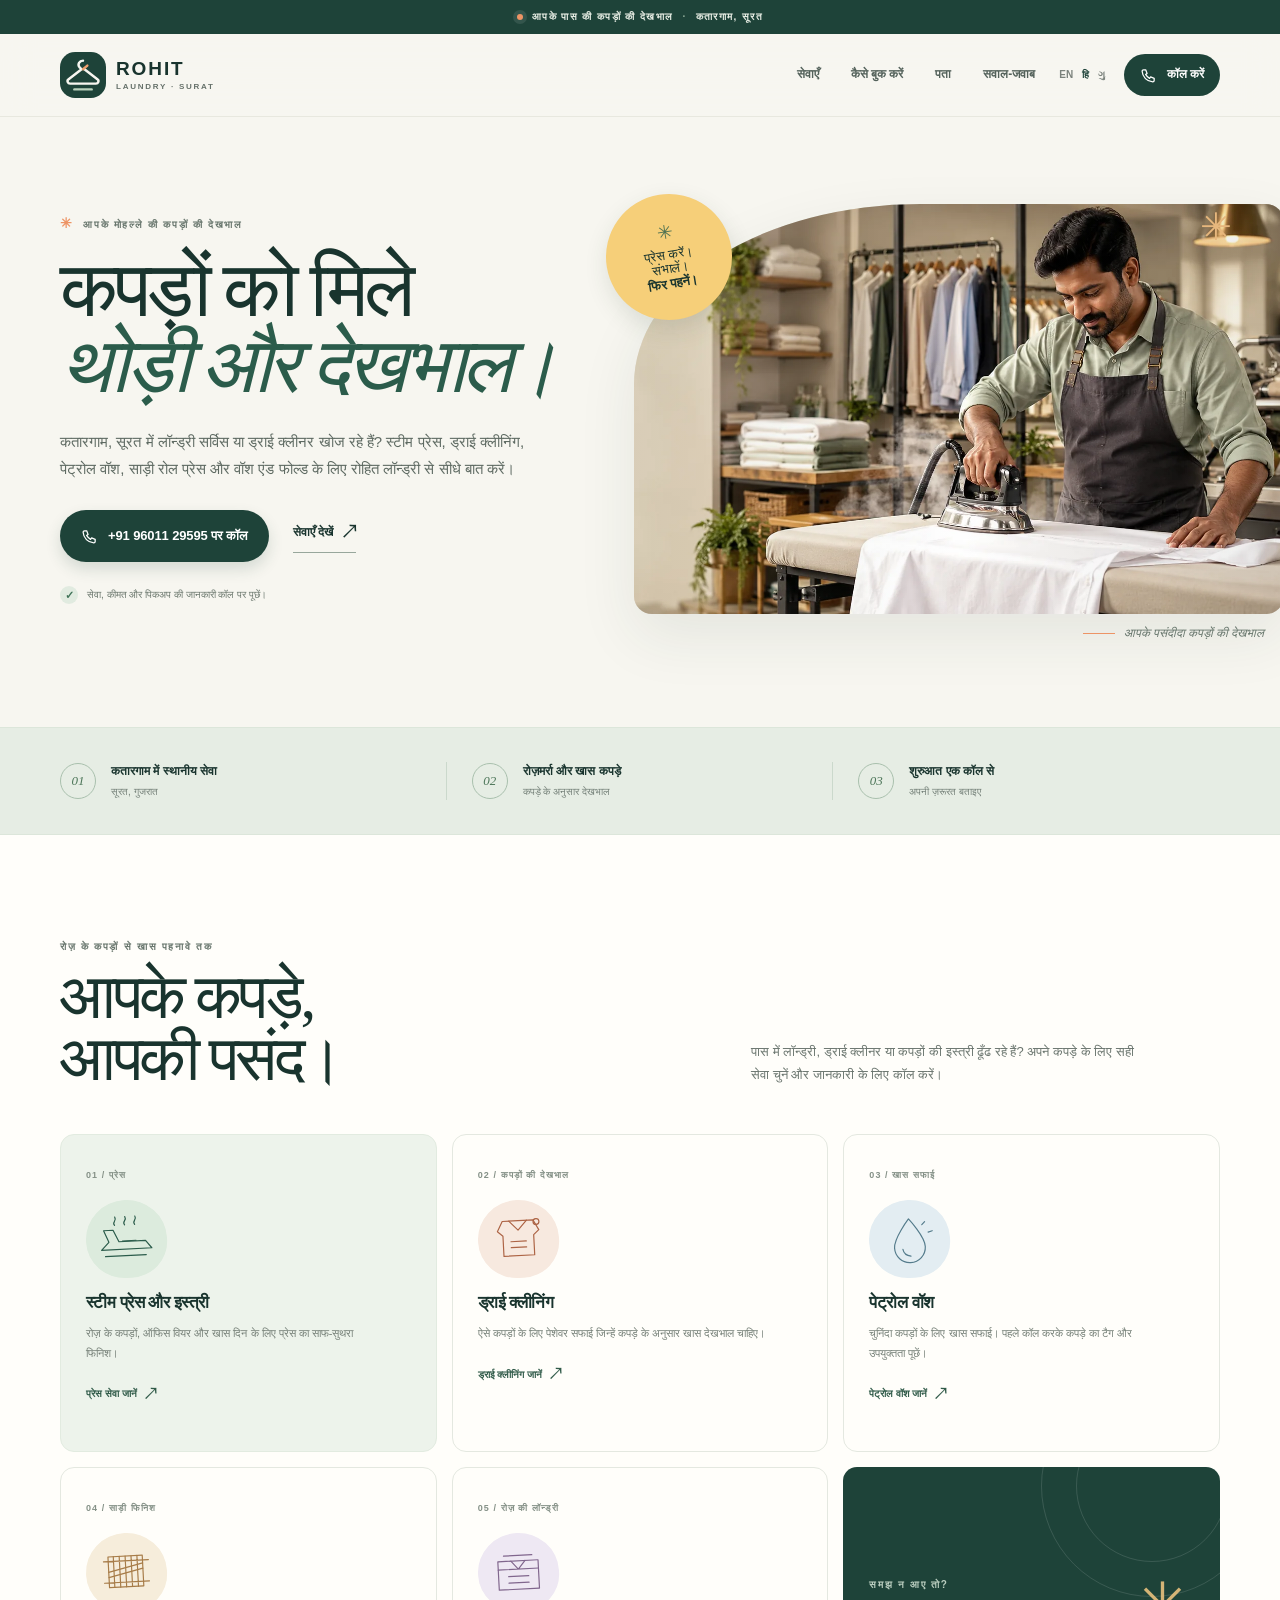
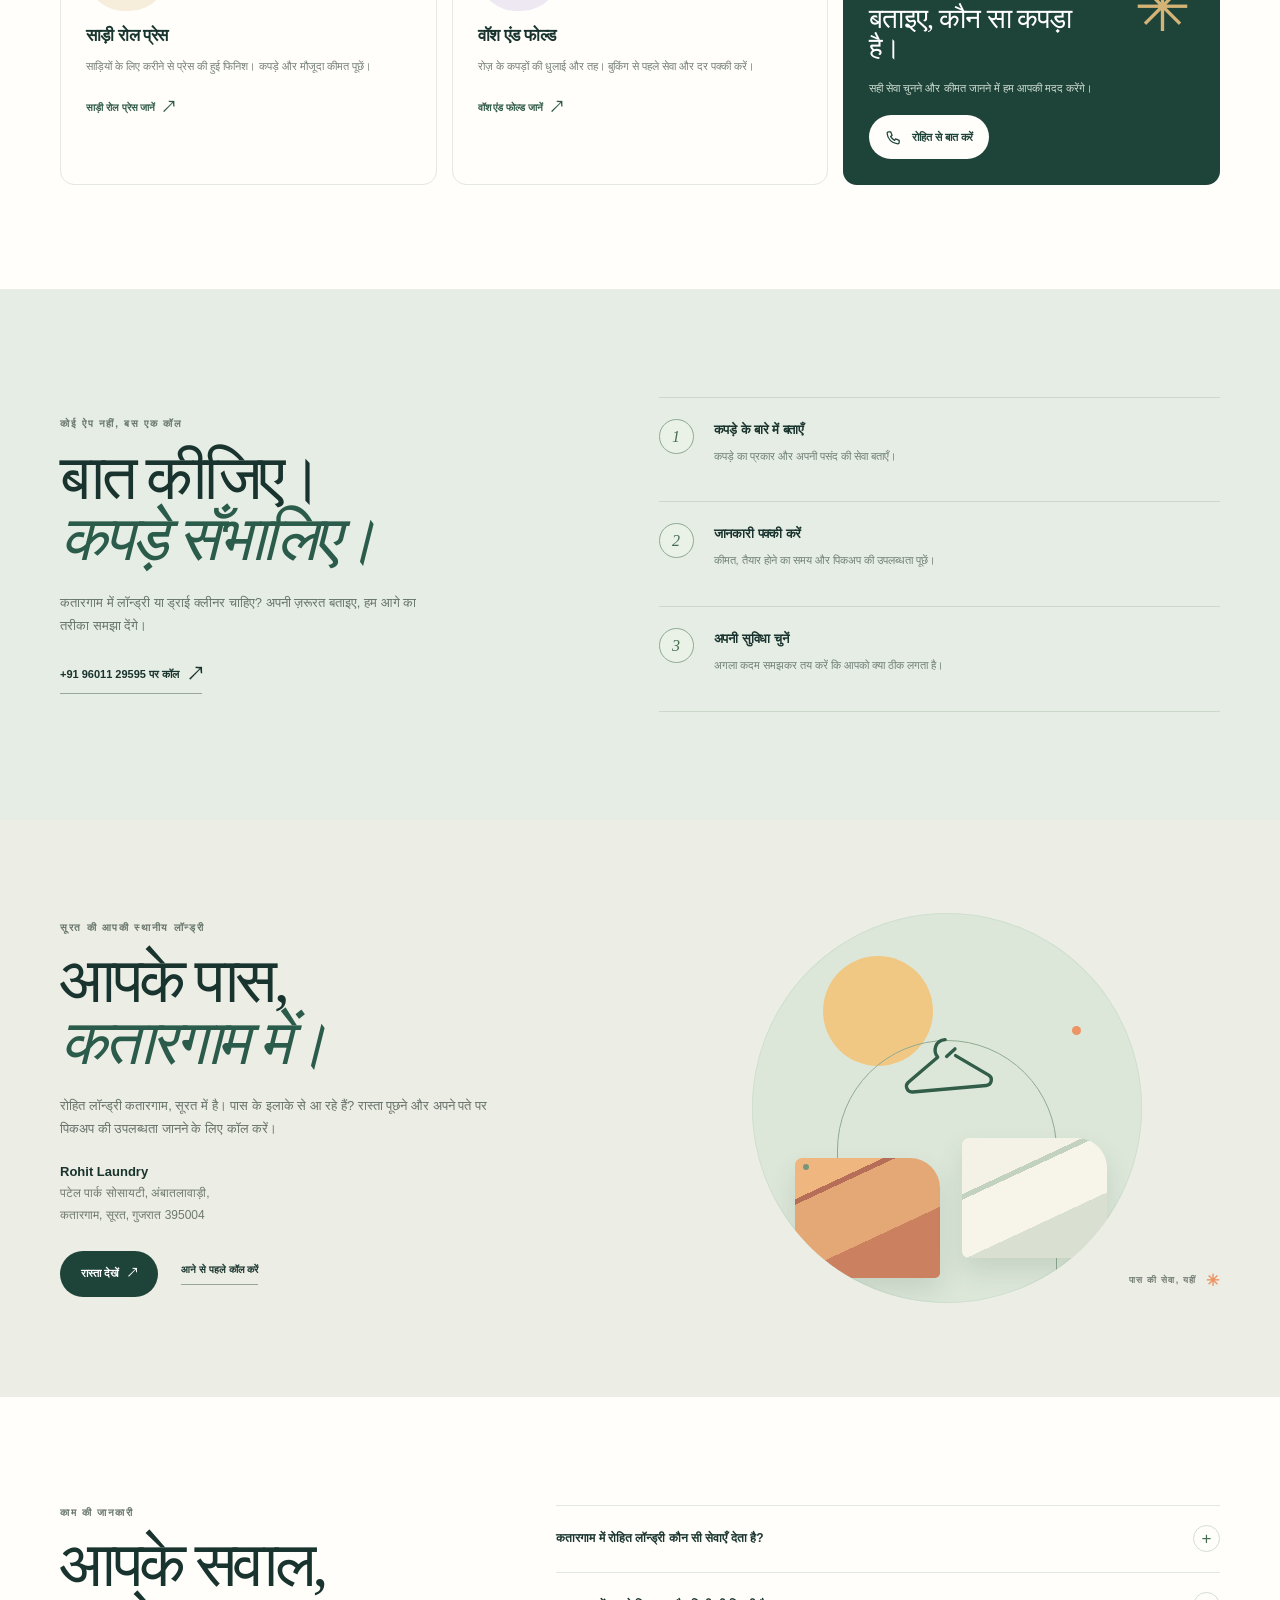
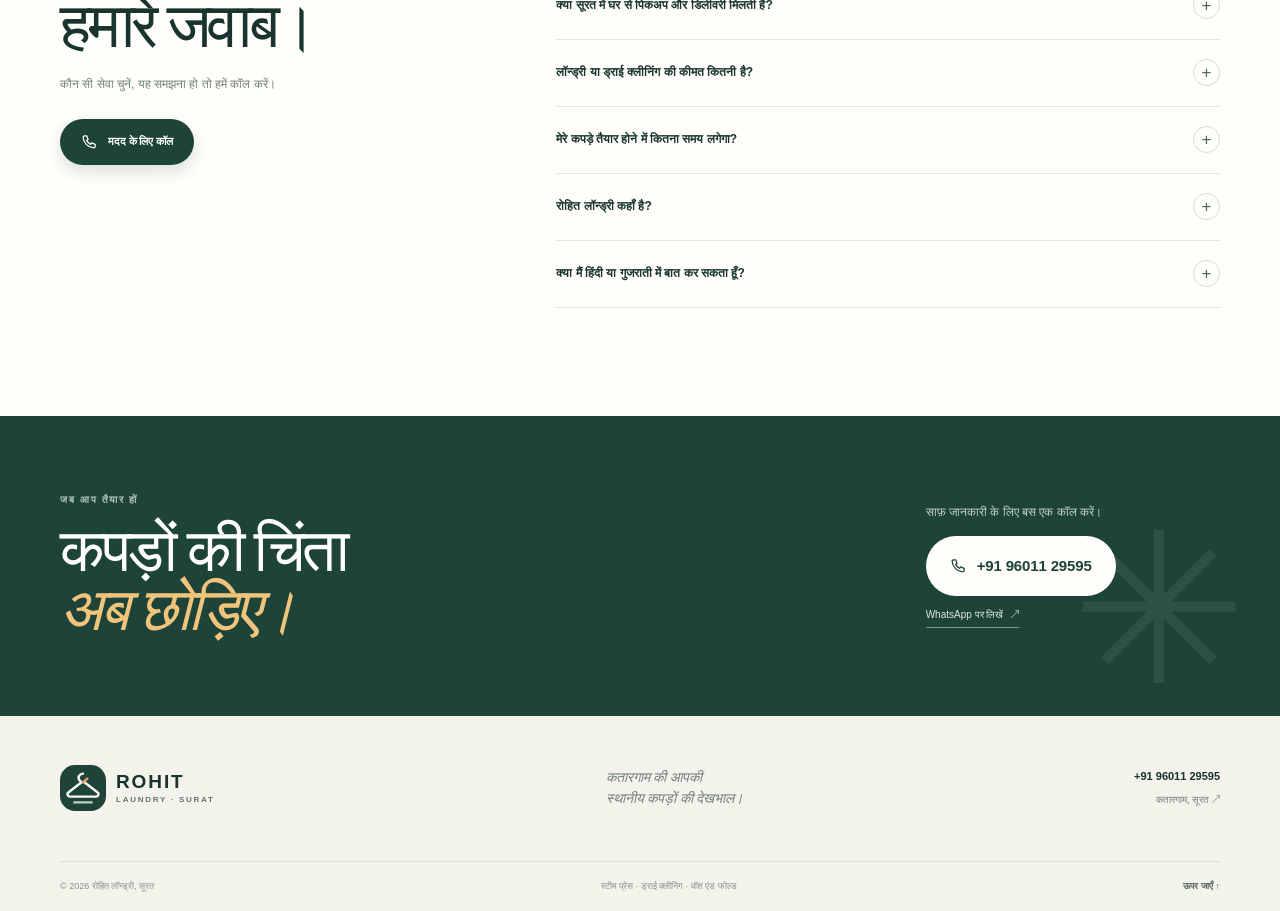
<file: hi/index.html>
<!doctype html>
<html lang="hi">
<head>
  <meta charset="utf-8"><meta name="viewport" content="width=device-width, initial-scale=1, viewport-fit=cover"><meta name="theme-color" content="#f7f6f0">
  <meta name="description" content="कतारगाम, सूरत में लॉन्ड्री और ड्राई क्लीनिंग सेवा चाहिए? रोहित लॉन्ड्री में स्टीम प्रेस, पेट्रोल वॉश, साड़ी रोल प्रेस और वॉश एंड फोल्ड के लिए कॉल करें: +91 96011 29595.">
  <meta name="robots" content="index,follow,max-image-preview:large"><link rel="canonical" href="https://rohit-laundry-katargam.netlify.app/hi/">
  <link rel="alternate" hreflang="en-IN" href="https://rohit-laundry-katargam.netlify.app/"><link rel="alternate" hreflang="hi-IN" href="https://rohit-laundry-katargam.netlify.app/hi/"><link rel="alternate" hreflang="gu-IN" href="https://rohit-laundry-katargam.netlify.app/gu/"><link rel="alternate" hreflang="x-default" href="https://rohit-laundry-katargam.netlify.app/">
  <link rel="icon" href="../assets/rohit-mark.svg" type="image/svg+xml"><link rel="preload" as="image" href="../assets/rohit-laundry-hero.webp" fetchpriority="high"><link rel="stylesheet" href="../assets/site.css">
  <title>कतारगाम, सूरत में लॉन्ड्री और ड्राई क्लीनिंग | रोहित लॉन्ड्री</title>
  <script type="application/ld+json">{"@context":"https://schema.org","@type":"DryCleaningOrLaundry","@id":"https://rohit-laundry-katargam.netlify.app/#rohit-laundry","name":"Rohit Laundry","url":"https://rohit-laundry-katargam.netlify.app/hi/","telephone":"+91-96011-29595","image":"https://rohit-laundry-katargam.netlify.app/assets/rohit-laundry-hero.webp","address":{"@type":"PostalAddress","streetAddress":"Patel Park Society, Ambatalavadi, Katargam","addressLocality":"Surat","addressRegion":"Gujarat","postalCode":"395004","addressCountry":"IN"},"areaServed":[{"@type":"Place","name":"Katargam, Surat"},{"@type":"City","name":"Surat"}],"hasOfferCatalog":{"@type":"OfferCatalog","name":"Laundry and garment-care services","itemListElement":[{"@type":"OfferCatalog","name":"Steam press and ironing"},{"@type":"OfferCatalog","name":"Dry cleaning"},{"@type":"OfferCatalog","name":"Petrol wash"},{"@type":"OfferCatalog","name":"Saree roll press"},{"@type":"OfferCatalog","name":"Wash and fold"},{"@type":"OfferCatalog","name":"Stain treatment"},{"@type":"OfferCatalog","name":"Sofa cleaning enquiry"},{"@type":"OfferCatalog","name":"Commercial and bulk laundry"}]}}</script>
  <script src="../assets/analytics.js"></script><script async src="https://www.googletagmanager.com/gtag/js?id=G-PS2PPYDTHQ"></script>
</head>
<body>
  <a class="skip-link" href="#main">मुख्य सामग्री पर जाएँ</a><div class="topline"><span class="topline-dot" aria-hidden="true"></span> आपके पास की कपड़ों की देखभाल <span class="topline-sep">·</span> कतारगाम, सूरत</div>
  <header class="site-header"><div class="header-inner wrap"><a class="brand" href="#top" aria-label="रोहित लॉन्ड्री होम"><img src="../assets/rohit-mark.svg" width="48" height="48" alt=""><span class="brand-copy"><strong>ROHIT</strong><small>LAUNDRY · SURAT</small></span></a><button class="menu-toggle" type="button" aria-expanded="false" aria-controls="primary-nav" aria-label="मेन्यू खोलें"><span></span><span></span></button><nav class="primary-nav" id="primary-nav" aria-label="मुख्य नेविगेशन"><a href="#services">सेवाएँ</a><a href="#process">कैसे बुक करें</a><a href="#local">पता</a><a href="#faq">सवाल-जवाब</a></nav><div class="header-actions"><div class="language-links" aria-label="भाषा चुनें"><a href="/" lang="en">EN</a><a class="active" href="/hi/" lang="hi" aria-current="page">हि</a><a href="/gu/" lang="gu">ગુ</a></div><a class="button button-dark button-small" href="tel:+919601129595"><svg aria-hidden="true" viewBox="0 0 24 24"><path d="M5 4h3l2 5-2.1 1.5a15 15 0 0 0 5.6 5.6L15 14l5 2v3a2 2 0 0 1-2 2A16 16 0 0 1 3 6a2 2 0 0 1 2-2Z"/></svg> कॉल करें</a></div></div></header>
  <main id="main">
    <section class="hero wrap" id="top" aria-labelledby="hero-title"><div class="hero-copy reveal"><p class="eyebrow"><span class="eyebrow-mark" aria-hidden="true">✳</span> आपके मोहल्ले की कपड़ों की देखभाल</p><h1 id="hero-title">कपड़ों को मिले<br><em>थोड़ी और देखभाल।</em></h1><p class="hero-lead">कतारगाम, सूरत में लॉन्ड्री सर्विस या ड्राई क्लीनर खोज रहे हैं? स्टीम प्रेस, ड्राई क्लीनिंग, पेट्रोल वॉश, साड़ी रोल प्रेस और वॉश एंड फोल्ड के लिए रोहित लॉन्ड्री से सीधे बात करें।</p><div class="hero-actions"><a class="button button-primary" href="tel:+919601129595"><svg aria-hidden="true" viewBox="0 0 24 24"><path d="M5 4h3l2 5-2.1 1.5a15 15 0 0 0 5.6 5.6L15 14l5 2v3a2 2 0 0 1-2 2A16 16 0 0 1 3 6a2 2 0 0 1 2-2Z"/></svg> +91 96011 29595 पर कॉल</a><a class="text-link" href="#services">सेवाएँ देखें <span aria-hidden="true">↗</span></a></div><div class="hero-note"><span class="note-check" aria-hidden="true">✓</span><span>सेवा, कीमत और पिकअप की जानकारी कॉल पर पूछें।</span></div></div><div class="hero-visual reveal"><div class="hero-photo-frame"><img class="hero-photo" src="../assets/rohit-laundry-hero.webp" width="1910" height="809" alt="कपड़े को सावधानी से स्टीम प्रेस करते लॉन्ड्री पेशेवर" fetchpriority="high"></div><div class="photo-sticker"><span class="sticker-flower" aria-hidden="true">✳</span><span>प्रेस करें।<br>संभालें।<br><strong>फिर पहनें।</strong></span></div><div class="photo-caption"><span class="caption-line"></span> आपके पसंदीदा कपड़ों की देखभाल</div></div><span class="hero-scribble" aria-hidden="true">✳</span></section>
    <section class="quick-facts" aria-label="रोहित लॉन्ड्री की जानकारी"><div class="quick-facts-inner wrap"><div class="fact"><span class="fact-icon">01</span><span><strong>कतारगाम में स्थानीय सेवा</strong><small>सूरत, गुजरात</small></span></div><div class="fact"><span class="fact-icon">02</span><span><strong>रोज़मर्रा और खास कपड़े</strong><small>कपड़े के अनुसार देखभाल</small></span></div><div class="fact"><span class="fact-icon">03</span><span><strong>शुरुआत एक कॉल से</strong><small>अपनी ज़रूरत बताइए</small></span></div></div></section>
    <section class="section services-section" id="services" aria-labelledby="services-title"><div class="wrap"><div class="section-heading reveal"><div><p class="eyebrow">रोज़ के कपड़ों से खास पहनावे तक</p><h2 id="services-title">आपके कपड़े,<br>आपकी पसंद।</h2></div><p>पास में लॉन्ड्री, ड्राई क्लीनर या कपड़ों की इस्त्री ढूँढ रहे हैं? अपने कपड़े के लिए सही सेवा चुनें और जानकारी के लिए कॉल करें।</p></div><div class="service-grid">
      <article class="service-card service-feature reveal"><span class="service-number">01 / प्रेस</span><div class="service-illustration icon-press" aria-hidden="true"><svg viewBox="0 0 120 100"><path d="M17 67h85l-10-13H47l-9-20H22l8 20-13 13Z"/><path d="M53 53h23M23 78h69M41 26c-5-6 5-7 1-14m16 14c-5-6 5-7 1-14m16 14c-5-6 5-7 1-14"/></svg></div><h3>स्टीम प्रेस और इस्त्री</h3><p>रोज़ के कपड़ों, ऑफिस वियर और खास दिन के लिए प्रेस का साफ-सुथरा फिनिश।</p><a href="/services/steam-press/" class="card-link">प्रेस सेवा जानें <span aria-hidden="true">↗</span></a></article>
      <article class="service-card reveal"><span class="service-number">02 / कपड़ों की देखभाल</span><div class="service-illustration icon-clean" aria-hidden="true"><svg viewBox="0 0 120 100"><path d="M34 19h52l9 17-9 8v34H34V44l-9-8 9-17Z"/><path d="m45 19 15 16 15-16M47 54h26M47 64h26"/><circle cx="91" cy="22" r="5"/></svg></div><h3>ड्राई क्लीनिंग</h3><p>ऐसे कपड़ों के लिए पेशेवर सफाई जिन्हें कपड़े के अनुसार खास देखभाल चाहिए।</p><a href="/services/dry-cleaning/" class="card-link">ड्राई क्लीनिंग जानें <span aria-hidden="true">↗</span></a></article>
      <article class="service-card reveal"><span class="service-number">03 / खास सफाई</span><div class="service-illustration icon-drop" aria-hidden="true"><svg viewBox="0 0 120 100"><path d="M60 16S34 47 34 64a26 26 0 0 0 52 0c0-17-26-48-26-48Z"/><path d="M48 67c1 7 6 11 13 12"/><path d="m82 27 5-5m5 18 7-2"/></svg></div><h3>पेट्रोल वॉश</h3><p>चुनिंदा कपड़ों के लिए खास सफाई। पहले कॉल करके कपड़े का टैग और उपयुक्तता पूछें।</p><a href="/services/petrol-wash/" class="card-link">पेट्रोल वॉश जानें <span aria-hidden="true">↗</span></a></article>
      <article class="service-card reveal"><span class="service-number">04 / साड़ी फिनिश</span><div class="service-illustration icon-saree" aria-hidden="true"><svg viewBox="0 0 120 100"><path d="M30 23h58v52H30z"/><path d="M39 23v52m10-52v52m10-52v52m10-52v52m10-52v52M22 31h76M22 67h76"/><path d="m30 49 58-13M30 58l58-13"/></svg></div><h3>साड़ी रोल प्रेस</h3><p>साड़ियों के लिए करीने से प्रेस की हुई फिनिश। कपड़े और मौजूदा कीमत पूछें।</p><a href="/services/saree-roll-press/" class="card-link">साड़ी रोल प्रेस जानें <span aria-hidden="true">↗</span></a></article>
      <article class="service-card reveal"><span class="service-number">05 / रोज़ की लॉन्ड्री</span><div class="service-illustration icon-fold" aria-hidden="true"><svg viewBox="0 0 120 100"><path d="M26 31h68v48H26z"/><path d="M26 45h68M48 31l12 14 12-14M43 57h34M43 68h34"/><path d="M36 22h48"/></svg></div><h3>वॉश एंड फोल्ड</h3><p>रोज़ के कपड़ों की धुलाई और तह। बुकिंग से पहले सेवा और दर पक्की करें।</p><a href="/services/wash-and-fold/" class="card-link">वॉश एंड फोल्ड जानें <span aria-hidden="true">↗</span></a></article>
      <article class="service-cta reveal"><span class="cta-orbit" aria-hidden="true">✳</span><p class="eyebrow">समझ न आए तो?</p><h3>बताइए, कौन सा कपड़ा है।</h3><p>सही सेवा चुनने और कीमत जानने में हम आपकी मदद करेंगे।</p><a href="tel:+919601129595" class="button button-light"><svg aria-hidden="true" viewBox="0 0 24 24"><path d="M5 4h3l2 5-2.1 1.5a15 15 0 0 0 5.6 5.6L15 14l5 2v3a2 2 0 0 1-2 2A16 16 0 0 1 3 6a2 2 0 0 1 2-2Z"/></svg> रोहित से बात करें</a></article>
    </div></div></section>
    <section class="section process-section" id="process" aria-labelledby="process-title"><div class="wrap process-layout"><div class="process-intro reveal"><p class="eyebrow">कोई ऐप नहीं, बस एक कॉल</p><h2 id="process-title">बात कीजिए।<br><em>कपड़े सँभालिए।</em></h2><p>कतारगाम में लॉन्ड्री या ड्राई क्लीनर चाहिए? अपनी ज़रूरत बताइए, हम आगे का तरीका समझा देंगे।</p><a href="tel:+919601129595" class="text-link">+91 96011 29595 पर कॉल <span aria-hidden="true">↗</span></a></div><ol class="steps-list"><li class="step reveal"><span class="step-count">1</span><div><h3>कपड़े के बारे में बताएँ</h3><p>कपड़े का प्रकार और अपनी पसंद की सेवा बताएँ।</p></div></li><li class="step reveal"><span class="step-count">2</span><div><h3>जानकारी पक्की करें</h3><p>कीमत, तैयार होने का समय और पिकअप की उपलब्धता पूछें।</p></div></li><li class="step reveal"><span class="step-count">3</span><div><h3>अपनी सुविधा चुनें</h3><p>अगला कदम समझकर तय करें कि आपको क्या ठीक लगता है।</p></div></li></ol></div></section>
    <section class="local-section" id="local" aria-labelledby="local-title"><div class="local-inner wrap"><div class="local-copy reveal"><p class="eyebrow">सूरत की आपकी स्थानीय लॉन्ड्री</p><h2 id="local-title">आपके पास,<br><em>कतारगाम में।</em></h2><p>रोहित लॉन्ड्री कतारगाम, सूरत में है। पास के इलाके से आ रहे हैं? रास्ता पूछने और अपने पते पर पिकअप की उपलब्धता जानने के लिए कॉल करें।</p><address><strong>Rohit Laundry</strong><br>पटेल पार्क सोसायटी, अंबातलावाड़ी,<br>कतारगाम, सूरत, गुजरात 395004</address><div class="local-actions"><a class="button button-dark" href="https://maps.google.com/?q=Rohit+Laundry%2C+Patel+Park+Society%2C+Ambatalavadi%2C+Katargam%2C+Surat" target="_blank" rel="noopener noreferrer">रास्ता देखें <span aria-hidden="true">↗</span></a><a class="text-link" href="tel:+919601129595">आने से पहले कॉल करें</a></div></div><div class="local-art reveal" aria-hidden="true"><div class="local-art-circle"><span class="circle-sun"></span><span class="circle-arch"></span><span class="circle-fabric fabric-one"></span><span class="circle-fabric fabric-two"></span><span class="circle-hanger"><svg viewBox="0 0 100 65"><path d="M50 13c-9 0-12 9-8 15l-28 20a5 5 0 0 0 3 9h66a5 5 0 0 0 3-9L58 28m-8 0 8-6"/></svg></span><span class="circle-dot dot-one"></span><span class="circle-dot dot-two"></span></div><p class="art-label">पास की सेवा, यहीं <span>✳</span></p></div></div></section>
    <section class="section faq-section" id="faq" aria-labelledby="faq-title"><div class="wrap faq-layout"><div class="faq-heading reveal"><p class="eyebrow">काम की जानकारी</p><h2 id="faq-title">आपके सवाल,<br>हमारे जवाब।</h2><p>कौन सी सेवा चुनें, यह समझना हो तो हमें कॉल करें।</p><a class="button button-primary" href="tel:+919601129595"><svg aria-hidden="true" viewBox="0 0 24 24"><path d="M5 4h3l2 5-2.1 1.5a15 15 0 0 0 5.6 5.6L15 14l5 2v3a2 2 0 0 1-2 2A16 16 0 0 1 3 6a2 2 0 0 1 2-2Z"/></svg> मदद के लिए कॉल</a></div><div class="faq-list"><details class="faq-item reveal"><summary>कतारगाम में रोहित लॉन्ड्री कौन सी सेवाएँ देता है?</summary><div class="faq-answer"><p>स्टीम प्रेस और इस्त्री, ड्राई क्लीनिंग, पेट्रोल वॉश, साड़ी रोल प्रेस और वॉश एंड फोल्ड उपलब्ध सेवाएँ हैं। कपड़े की उपयुक्तता और कीमत जानने के लिए <a href="tel:+919601129595">+91 96011 29595</a> पर कॉल करें।</p></div></details><details class="faq-item reveal"><summary>क्या सूरत में घर से पिकअप और डिलीवरी मिलती है?</summary><div class="faq-answer"><p>पिकअप आपके इलाके और सेवा पर निर्भर करता है। बुकिंग से पहले अपना इलाका बताकर हमें कॉल करें।</p></div></details><details class="faq-item reveal"><summary>लॉन्ड्री या ड्राई क्लीनिंग की कीमत कितनी है?</summary><div class="faq-answer"><p>कीमत कपड़े और सेवा के अनुसार होती है। कपड़े देने से पहले मौजूदा दर फोन या WhatsApp पर पूछें।</p></div></details><details class="faq-item reveal"><summary>मेरे कपड़े तैयार होने में कितना समय लगेगा?</summary><div class="faq-answer"><p>समय कपड़े और सेवा पर निर्भर करता है। कॉल पर कपड़े तैयार होने का अनुमान पूछें।</p></div></details><details class="faq-item reveal"><summary>रोहित लॉन्ड्री कहाँ है?</summary><div class="faq-answer"><p>पटेल पार्क सोसायटी, अंबातलावाड़ी, कतारगाम, सूरत, गुजरात 395004. रास्ते के लिए ऊपर दिए लिंक का इस्तेमाल करें या कॉल करें।</p></div></details><details class="faq-item reveal"><summary>क्या मैं हिंदी या गुजराती में बात कर सकता हूँ?</summary><div class="faq-answer"><p>हाँ, <a href="tel:+919601129595">+91 96011 29595</a> पर कॉल करें। हम हिंदी, गुजराती और अंग्रेज़ी में बात कर सकते हैं।</p></div></details></div></div></section>
    <section class="final-cta" aria-labelledby="final-title"><div class="wrap final-cta-inner reveal"><div><p class="eyebrow">जब आप तैयार हों</p><h2 id="final-title">कपड़ों की चिंता<br><em>अब छोड़िए।</em></h2></div><div class="final-cta-action"><p>साफ़ जानकारी के लिए बस एक कॉल करें।</p><a class="button button-light button-large" href="tel:+919601129595"><svg aria-hidden="true" viewBox="0 0 24 24"><path d="M5 4h3l2 5-2.1 1.5a15 15 0 0 0 5.6 5.6L15 14l5 2v3a2 2 0 0 1-2 2A16 16 0 0 1 3 6a2 2 0 0 1 2-2Z"/></svg> +91 96011 29595</a><a class="whatsapp-link" href="https://wa.me/919601129595?text=Hi%20Rohit%20Laundry%2C%20I%27d%20like%20to%20ask%20about%20your%20services." target="_blank" rel="noopener noreferrer">WhatsApp पर लिखें <span aria-hidden="true">↗</span></a></div><span class="final-spark" aria-hidden="true">✳</span></div></section>
  </main>
  <footer class="site-footer"><div class="wrap footer-top"><a class="brand footer-brand" href="#top"><img src="../assets/rohit-mark.svg" width="48" height="48" alt=""><span class="brand-copy"><strong>ROHIT</strong><small>LAUNDRY · SURAT</small></span></a><p>कतारगाम की आपकी<br>स्थानीय कपड़ों की देखभाल।</p><div class="footer-links"><a href="tel:+919601129595">+91 96011 29595</a><a href="https://maps.google.com/?q=Rohit+Laundry%2C+Katargam%2C+Surat" target="_blank" rel="noopener noreferrer">कतारगाम, सूरत ↗</a></div></div><div class="wrap footer-bottom"><span>© <span data-year>2026</span> रोहित लॉन्ड्री, सूरत</span><span>स्टीम प्रेस · ड्राई क्लीनिंग · वॉश एंड फोल्ड</span><a href="#top">ऊपर जाएँ ↑</a></div></footer>
  <div class="mobile-call-bar" aria-label="रोहित लॉन्ड्री से संपर्क"><span>कतारगाम में लॉन्ड्री चाहिए?</span><a href="tel:+919601129595"><svg aria-hidden="true" viewBox="0 0 24 24"><path d="M5 4h3l2 5-2.1 1.5a15 15 0 0 0 5.6 5.6L15 14l5 2v3a2 2 0 0 1-2 2A16 16 0 0 1 3 6a2 2 0 0 1 2-2Z"/></svg> अभी कॉल</a></div>
  <script src="../assets/site.js" defer></script><script type="application/ld+json">{"@context":"https://schema.org","@type":"FAQPage","mainEntity":[{"@type":"Question","name":"कतारगाम में रोहित लॉन्ड्री कौन सी सेवाएँ देता है?","acceptedAnswer":{"@type":"Answer","text":"स्टीम प्रेस और इस्त्री, ड्राई क्लीनिंग, पेट्रोल वॉश, साड़ी रोल प्रेस और वॉश एंड फोल्ड उपलब्ध सेवाएँ हैं। कपड़े की उपयुक्तता और कीमत पूछने के लिए कॉल करें।"}},{"@type":"Question","name":"क्या सूरत में घर से पिकअप और डिलीवरी मिलती है?","acceptedAnswer":{"@type":"Answer","text":"पिकअप आपके इलाके और सेवा पर निर्भर करता है। बुकिंग से पहले अपना इलाका बताकर कॉल करें।"}},{"@type":"Question","name":"रोहित लॉन्ड्री कहाँ है?","acceptedAnswer":{"@type":"Answer","text":"पटेल पार्क सोसायटी, अंबातलवाड़ी, कतारगाम, सूरत, गुजरात 395004."}}]}</script>
</body></html>
</file>
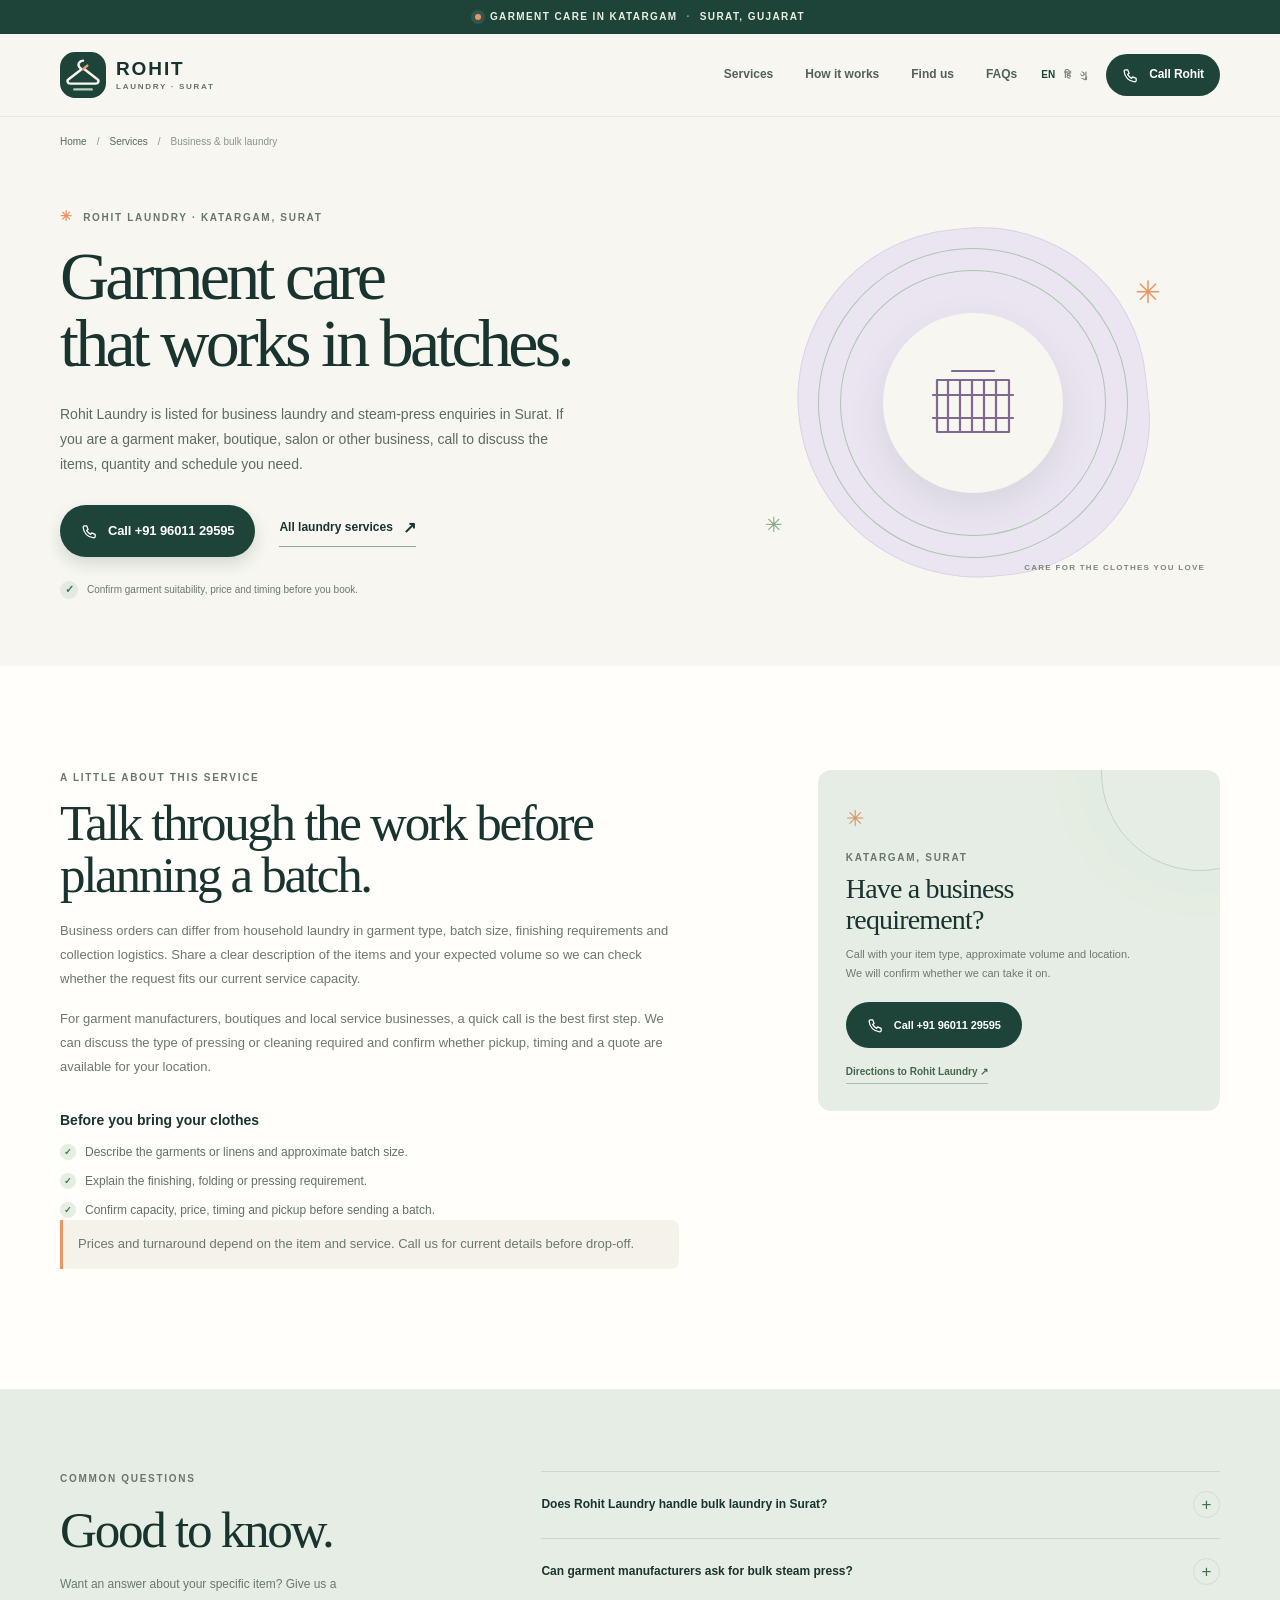
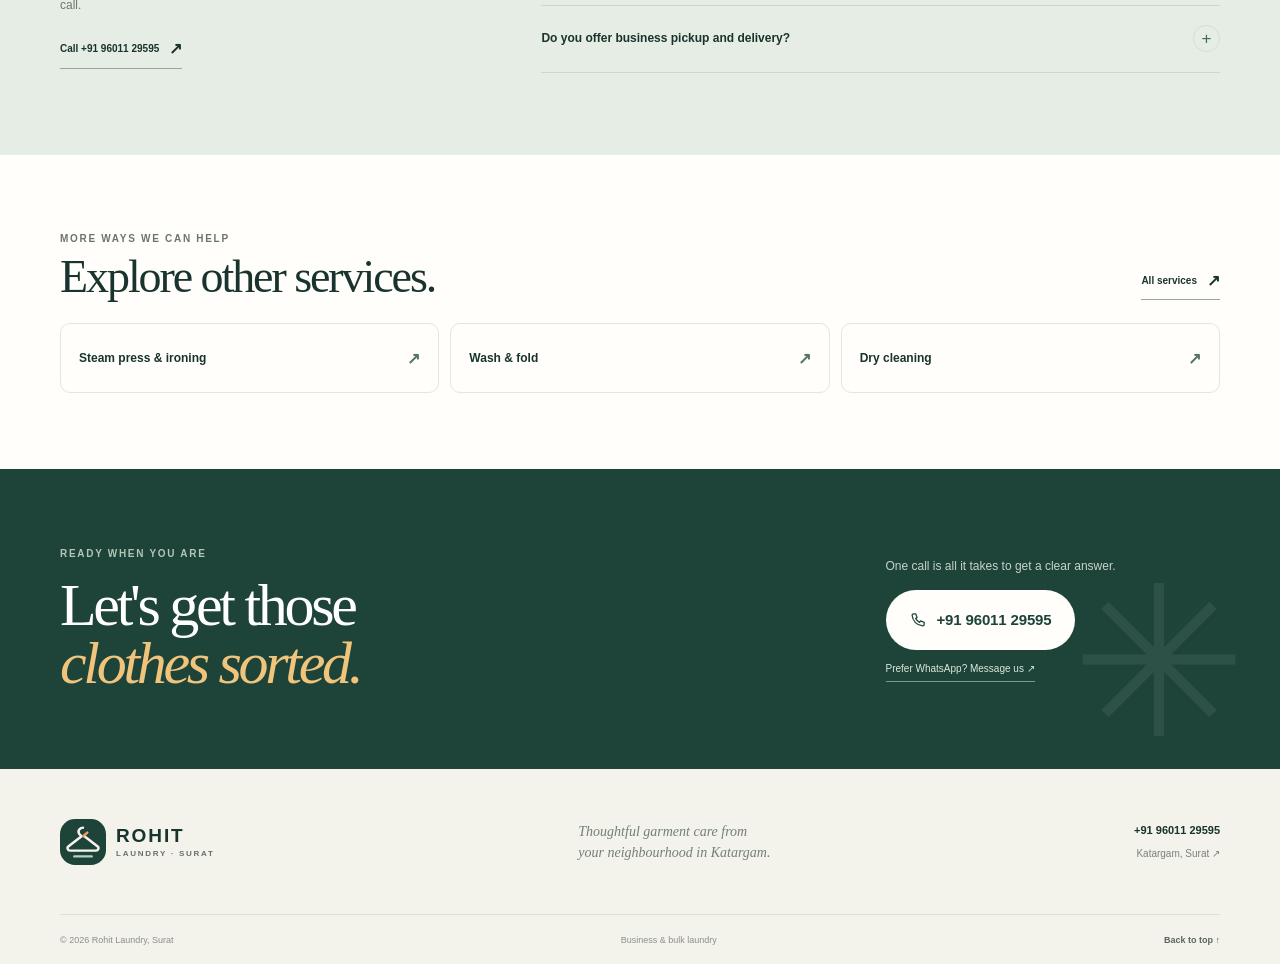
<file: services/commercial-laundry/index.html>
<!doctype html>
<html lang="en">
<head>
  <meta charset="utf-8"><meta name="viewport" content="width=device-width, initial-scale=1, viewport-fit=cover"><meta name="theme-color" content="#f7f6f0">
  <meta name="description" content="Ask Rohit Laundry about commercial laundry and bulk steam pressing for Surat businesses. Share your item types, volume and location for a service check: +91 96011 29595."><meta name="robots" content="index,follow,max-image-preview:large">
  <link rel="canonical" href="https://rohit-laundry-katargam.netlify.app/services/commercial-laundry/"><link rel="icon" href="../../assets/rohit-mark.svg" type="image/svg+xml"><link rel="stylesheet" href="../../assets/site.css"><link rel="stylesheet" href="../../assets/service-pages.css">
  <meta property="og:type" content="website"><meta property="og:site_name" content="Rohit Laundry"><meta property="og:title" content="Bulk Laundry &amp; Steam Press for Surat Businesses | Rohit Laundry"><meta property="og:description" content="Ask Rohit Laundry about commercial laundry and bulk steam pressing for Surat businesses. Share your item types, volume and location for a service check: +91 96011 29595."><meta property="og:url" content="https://rohit-laundry-katargam.netlify.app/services/commercial-laundry/">
  <title>Bulk Laundry &amp; Steam Press for Surat Businesses | Rohit Laundry</title>
  <script type="application/ld+json">{"@context":"https://schema.org","@type":"Service","name":"Business & bulk laundry","serviceType":"bulk laundry and steam press for businesses in Surat","url":"https://rohit-laundry-katargam.netlify.app/services/commercial-laundry/","provider":{"@id":"https://rohit-laundry-katargam.netlify.app/#rohit-laundry"},"areaServed":{"@type":"Place","name":"Katargam, Surat"}}</script>
  <script src="../../assets/analytics.js"></script><script async src="https://www.googletagmanager.com/gtag/js?id=G-PS2PPYDTHQ"></script>
</head>
<body>
  <a class="skip-link" href="#main">Skip to content</a>
  <div class="topline"><span class="topline-dot" aria-hidden="true"></span> GARMENT CARE IN KATARGAM <span class="topline-sep">·</span> SURAT, GUJARAT</div>
  <header class="site-header"><div class="header-inner wrap"><a class="brand" href="/" aria-label="Rohit Laundry home"><img src="../../assets/rohit-mark.svg" width="48" height="48" alt=""><span class="brand-copy"><strong>ROHIT</strong><small>LAUNDRY · SURAT</small></span></a><button class="menu-toggle" type="button" aria-expanded="false" aria-controls="primary-nav" aria-label="Open menu"><span></span><span></span></button><nav class="primary-nav" id="primary-nav" aria-label="Main navigation"><a href="/#services">Services</a><a href="/#process">How it works</a><a href="/#local">Find us</a><a href="/#faq">FAQs</a></nav><div class="header-actions"><div class="language-links" aria-label="Choose language"><a class="active" href="/" lang="en">EN</a><a href="/hi/" lang="hi">हि</a><a href="/gu/" lang="gu">ગુ</a></div><a class="button button-dark button-small" href="tel:+919601129595"><svg aria-hidden="true" viewBox="0 0 24 24"><path d="M5 4h3l2 5-2.1 1.5a15 15 0 0 0 5.6 5.6L15 14l5 2v3a2 2 0 0 1-2 2A16 16 0 0 1 3 6a2 2 0 0 1 2-2Z"/></svg> Call Rohit</a></div></div></header>
  <main id="main">
    <nav class="breadcrumbs wrap" aria-label="Breadcrumb"><a href="/">Home</a><span aria-hidden="true">/</span><a href="/#services">Services</a><span aria-hidden="true">/</span><span aria-current="page">Business &amp; bulk laundry</span></nav>
    <section class="service-detail-hero wrap"><div class="service-detail-copy reveal"><p class="eyebrow"><span class="eyebrow-mark" aria-hidden="true">✳</span> ROHIT LAUNDRY · KATARGAM, SURAT</p><h1>Garment care<br>that works in batches.</h1><p class="hero-lead">Rohit Laundry is listed for business laundry and steam-press enquiries in Surat. If you are a garment maker, boutique, salon or other business, call to discuss the items, quantity and schedule you need.</p><div class="hero-actions"><a class="button button-primary" href="tel:+919601129595"><svg aria-hidden="true" viewBox="0 0 24 24"><path d="M5 4h3l2 5-2.1 1.5a15 15 0 0 0 5.6 5.6L15 14l5 2v3a2 2 0 0 1-2 2A16 16 0 0 1 3 6a2 2 0 0 1 2-2Z"/></svg> Call +91 96011 29595</a><a class="text-link" href="/#services">All laundry services <span aria-hidden="true">↗</span></a></div><div class="hero-note"><span class="note-check" aria-hidden="true">✓</span><span>Confirm garment suitability, price and timing before you book.</span></div></div><div class="service-detail-art reveal fold" aria-hidden="true"><div class="detail-art-backdrop"></div><div class="detail-art-mark"><svg viewBox="0 0 120 100"><path d="M24 27h72v52H24z"/><path d="M35 27v52m12-52v52m12-52v52m12-52v52m12-52v52M20 42h80M20 65h80"/><path d="M39 18h42"/></svg></div><span class="detail-art-spark spark-one">✳</span><span class="detail-art-spark spark-two">✳</span><span class="detail-art-caption">CARE FOR THE CLOTHES YOU LOVE</span></div></section>
    <section class="detail-content section"><div class="wrap detail-layout"><article class="detail-copy reveal"><p class="eyebrow">A LITTLE ABOUT THIS SERVICE</p><h2>Talk through the work before planning a batch.</h2><p>Business orders can differ from household laundry in garment type, batch size, finishing requirements and collection logistics. Share a clear description of the items and your expected volume so we can check whether the request fits our current service capacity.</p>
<p>For garment manufacturers, boutiques and local service businesses, a quick call is the best first step. We can discuss the type of pressing or cleaning required and confirm whether pickup, timing and a quote are available for your location.</p><h3>Before you bring your clothes</h3><ul class="care-checklist"><li>Describe the garments or linens and approximate batch size.</li>
<li>Explain the finishing, folding or pressing requirement.</li>
<li>Confirm capacity, price, timing and pickup before sending a batch.</li></ul><p class="detail-callout">Prices and turnaround depend on the item and service. Call us for current details before drop-off.</p></article><aside class="detail-side reveal"><span class="side-mark" aria-hidden="true">✳</span><p class="eyebrow">KATARGAM, SURAT</p><h3>Have a business requirement?</h3><p>Call with your item type, approximate volume and location. We will confirm whether we can take it on.</p><a class="button button-dark" href="tel:+919601129595"><svg aria-hidden="true" viewBox="0 0 24 24"><path d="M5 4h3l2 5-2.1 1.5a15 15 0 0 0 5.6 5.6L15 14l5 2v3a2 2 0 0 1-2 2A16 16 0 0 1 3 6a2 2 0 0 1 2-2Z"/></svg> Call +91 96011 29595</a><a class="side-directions" href="https://maps.google.com/?q=Rohit+Laundry%2C+Katargam%2C+Surat" target="_blank" rel="noopener noreferrer">Directions to Rohit Laundry ↗</a></aside></div></section>
    <section class="service-faq section"><div class="wrap service-faq-layout"><div class="reveal"><p class="eyebrow">COMMON QUESTIONS</p><h2>Good to know.</h2><p class="faq-subline">Want an answer about your specific item? Give us a call.</p><a class="text-link" href="tel:+919601129595">Call +91 96011 29595 <span aria-hidden="true">↗</span></a></div><div class="faq-list reveal"><details class="faq-item"><summary>Does Rohit Laundry handle bulk laundry in Surat?</summary><div class="faq-answer"><p>Business and bulk laundry enquiries are listed for Rohit Laundry. Call to discuss the order and confirm current capacity.</p></div></details>
<details class="faq-item"><summary>Can garment manufacturers ask for bulk steam press?</summary><div class="faq-answer"><p>Yes, manufacturers can call to discuss garment type, batch size, finish and timing; acceptance depends on current capacity.</p></div></details>
<details class="faq-item"><summary>Do you offer business pickup and delivery?</summary><div class="faq-answer"><p>Pickup depends on the location and order. Share your area and volume during the call to check availability.</p></div></details></div></div></section>
    <section class="related-services"><div class="wrap"><div class="related-heading"><div><p class="eyebrow">MORE WAYS WE CAN HELP</p><h2>Explore other services.</h2></div><a class="text-link" href="/#services">All services <span aria-hidden="true">↗</span></a></div><div class="related-grid"><a class="related-link" href="/services/steam-press/"><span>Steam press &amp; ironing</span><span aria-hidden="true">↗</span></a>
<a class="related-link" href="/services/wash-and-fold/"><span>Wash &amp; fold</span><span aria-hidden="true">↗</span></a>
<a class="related-link" href="/services/dry-cleaning/"><span>Dry cleaning</span><span aria-hidden="true">↗</span></a></div></div></section>
    <section class="final-cta"><div class="wrap final-cta-inner"><div><p class="eyebrow">READY WHEN YOU ARE</p><h2>Let's get those<br><em>clothes sorted.</em></h2></div><div class="final-cta-action"><p>One call is all it takes to get a clear answer.</p><a class="button button-light button-large" href="tel:+919601129595"><svg aria-hidden="true" viewBox="0 0 24 24"><path d="M5 4h3l2 5-2.1 1.5a15 15 0 0 0 5.6 5.6L15 14l5 2v3a2 2 0 0 1-2 2A16 16 0 0 1 3 6a2 2 0 0 1 2-2Z"/></svg> +91 96011 29595</a><a class="whatsapp-link" href="https://wa.me/919601129595?text=Hi%20Rohit%20Laundry%2C%20I%27d%20like%20to%20ask%20about%20your%20services." target="_blank" rel="noopener noreferrer">Prefer WhatsApp? Message us ↗</a></div><span class="final-spark" aria-hidden="true">✳</span></div></section>
  </main>
  <footer class="site-footer"><div class="wrap footer-top"><a class="brand footer-brand" href="/"><img src="../../assets/rohit-mark.svg" width="48" height="48" alt=""><span class="brand-copy"><strong>ROHIT</strong><small>LAUNDRY · SURAT</small></span></a><p>Thoughtful garment care from<br>your neighbourhood in Katargam.</p><div class="footer-links"><a href="tel:+919601129595">+91 96011 29595</a><a href="/#local">Katargam, Surat ↗</a></div></div><div class="wrap footer-bottom"><span>© <span data-year>2026</span> Rohit Laundry, Surat</span><span>Business &amp; bulk laundry</span><a href="#main">Back to top ↑</a></div></footer>
  <div class="mobile-call-bar" aria-label="Contact Rohit Laundry"><span>Need laundry in Surat?</span><a href="tel:+919601129595"><svg aria-hidden="true" viewBox="0 0 24 24"><path d="M5 4h3l2 5-2.1 1.5a15 15 0 0 0 5.6 5.6L15 14l5 2v3a2 2 0 0 1-2 2A16 16 0 0 1 3 6a2 2 0 0 1 2-2Z"/></svg> Call now</a></div>
  <script src="../../assets/site.js" defer></script><script type="application/ld+json">{"@context":"https://schema.org","@type":"FAQPage","mainEntity":[{"@type":"Question","name":"Does Rohit Laundry handle bulk laundry in Surat?","acceptedAnswer":{"@type":"Answer","text":"Business and bulk laundry enquiries are listed for Rohit Laundry. Call to discuss the order and confirm current capacity."}},{"@type":"Question","name":"Can garment manufacturers ask for bulk steam press?","acceptedAnswer":{"@type":"Answer","text":"Yes, manufacturers can call to discuss garment type, batch size, finish and timing; acceptance depends on current capacity."}},{"@type":"Question","name":"Do you offer business pickup and delivery?","acceptedAnswer":{"@type":"Answer","text":"Pickup depends on the location and order. Share your area and volume during the call to check availability."}}]}</script>
</body></html>
</file>
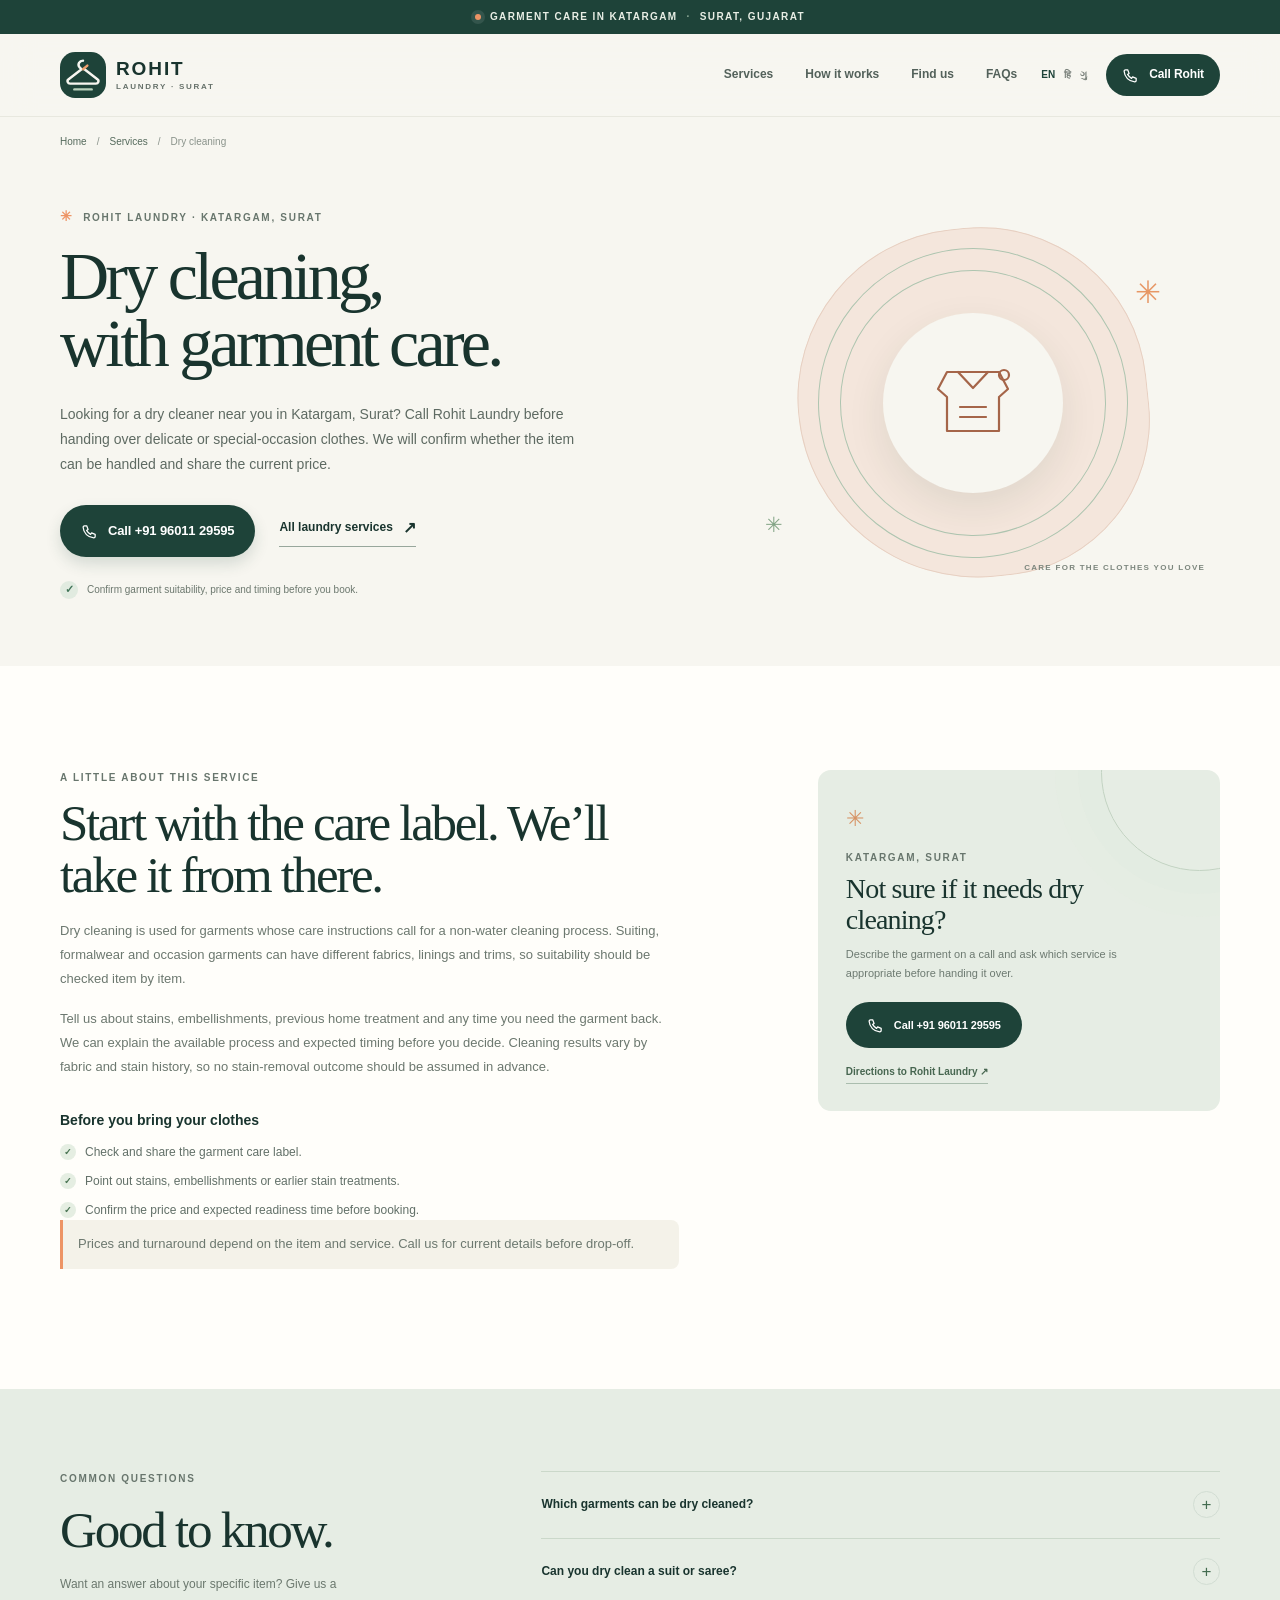
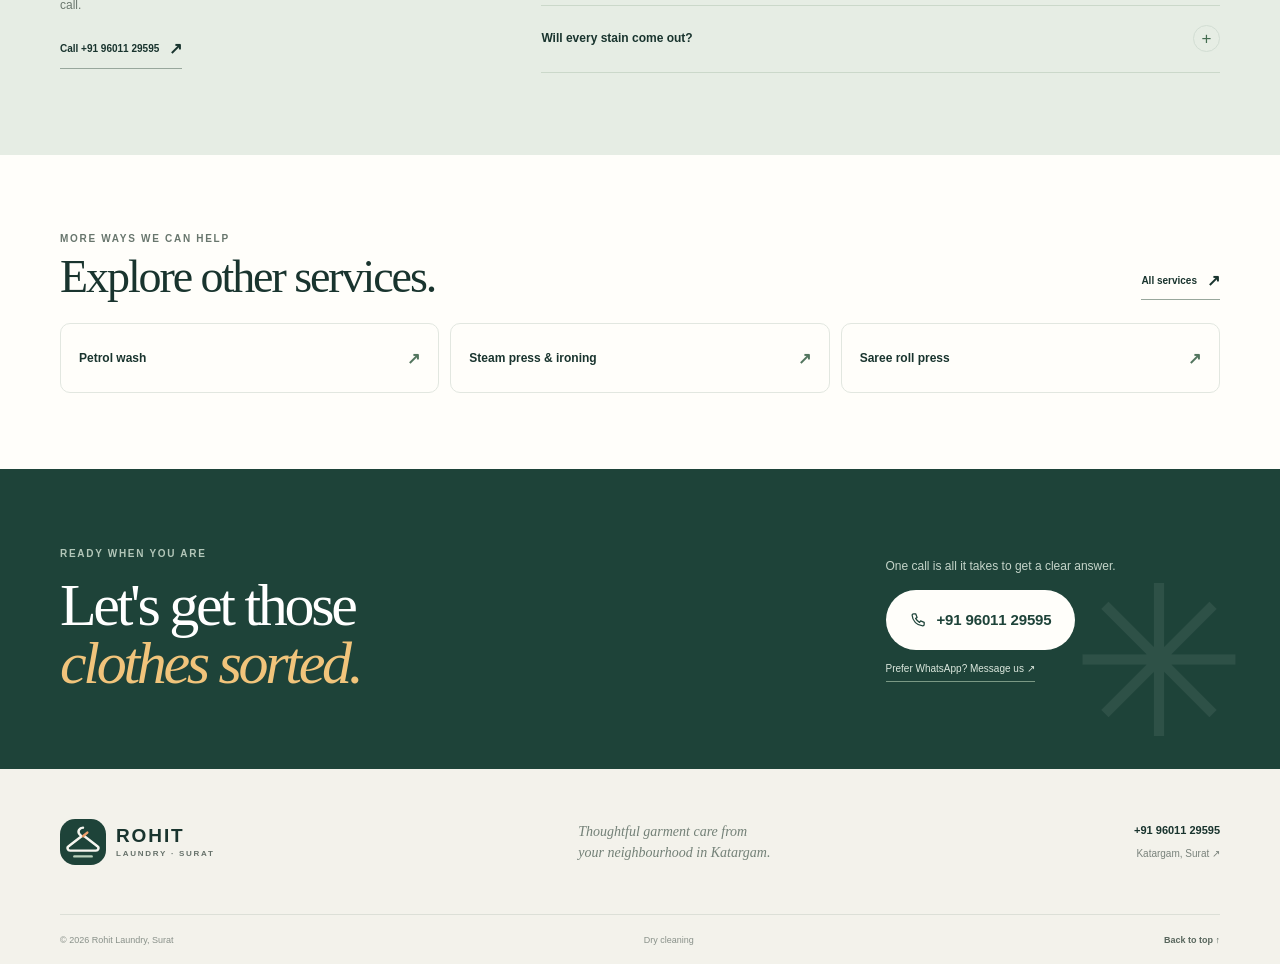
<file: services/dry-cleaning/index.html>
<!doctype html>
<html lang="en">
<head>
  <meta charset="utf-8"><meta name="viewport" content="width=device-width, initial-scale=1, viewport-fit=cover"><meta name="theme-color" content="#f7f6f0">
  <meta name="description" content="Need a dry cleaner in Katargam, Surat? Call Rohit Laundry to check care-label suitability, garment pricing and availability for dry cleaning: +91 96011 29595."><meta name="robots" content="index,follow,max-image-preview:large">
  <link rel="canonical" href="https://rohit-laundry-katargam.netlify.app/services/dry-cleaning/"><link rel="icon" href="../../assets/rohit-mark.svg" type="image/svg+xml"><link rel="stylesheet" href="../../assets/site.css"><link rel="stylesheet" href="../../assets/service-pages.css">
  <meta property="og:type" content="website"><meta property="og:site_name" content="Rohit Laundry"><meta property="og:title" content="Dry Cleaning in Katargam, Surat | Rohit Laundry"><meta property="og:description" content="Need a dry cleaner in Katargam, Surat? Call Rohit Laundry to check care-label suitability, garment pricing and availability for dry cleaning: +91 96011 29595."><meta property="og:url" content="https://rohit-laundry-katargam.netlify.app/services/dry-cleaning/">
  <title>Dry Cleaning in Katargam, Surat | Rohit Laundry</title>
  <script type="application/ld+json">{"@context":"https://schema.org","@type":"Service","name":"Dry cleaning","serviceType":"dry cleaning service in Katargam, Surat","url":"https://rohit-laundry-katargam.netlify.app/services/dry-cleaning/","provider":{"@id":"https://rohit-laundry-katargam.netlify.app/#rohit-laundry"},"areaServed":{"@type":"Place","name":"Katargam, Surat"}}</script>
  <script src="../../assets/analytics.js"></script><script async src="https://www.googletagmanager.com/gtag/js?id=G-PS2PPYDTHQ"></script>
</head>
<body>
  <a class="skip-link" href="#main">Skip to content</a>
  <div class="topline"><span class="topline-dot" aria-hidden="true"></span> GARMENT CARE IN KATARGAM <span class="topline-sep">·</span> SURAT, GUJARAT</div>
  <header class="site-header"><div class="header-inner wrap"><a class="brand" href="/" aria-label="Rohit Laundry home"><img src="../../assets/rohit-mark.svg" width="48" height="48" alt=""><span class="brand-copy"><strong>ROHIT</strong><small>LAUNDRY · SURAT</small></span></a><button class="menu-toggle" type="button" aria-expanded="false" aria-controls="primary-nav" aria-label="Open menu"><span></span><span></span></button><nav class="primary-nav" id="primary-nav" aria-label="Main navigation"><a href="/#services">Services</a><a href="/#process">How it works</a><a href="/#local">Find us</a><a href="/#faq">FAQs</a></nav><div class="header-actions"><div class="language-links" aria-label="Choose language"><a class="active" href="/" lang="en">EN</a><a href="/hi/" lang="hi">हि</a><a href="/gu/" lang="gu">ગુ</a></div><a class="button button-dark button-small" href="tel:+919601129595"><svg aria-hidden="true" viewBox="0 0 24 24"><path d="M5 4h3l2 5-2.1 1.5a15 15 0 0 0 5.6 5.6L15 14l5 2v3a2 2 0 0 1-2 2A16 16 0 0 1 3 6a2 2 0 0 1 2-2Z"/></svg> Call Rohit</a></div></div></header>
  <main id="main">
    <nav class="breadcrumbs wrap" aria-label="Breadcrumb"><a href="/">Home</a><span aria-hidden="true">/</span><a href="/#services">Services</a><span aria-hidden="true">/</span><span aria-current="page">Dry cleaning</span></nav>
    <section class="service-detail-hero wrap"><div class="service-detail-copy reveal"><p class="eyebrow"><span class="eyebrow-mark" aria-hidden="true">✳</span> ROHIT LAUNDRY · KATARGAM, SURAT</p><h1>Dry cleaning,<br>with garment care.</h1><p class="hero-lead">Looking for a dry cleaner near you in Katargam, Surat? Call Rohit Laundry before handing over delicate or special-occasion clothes. We will confirm whether the item can be handled and share the current price.</p><div class="hero-actions"><a class="button button-primary" href="tel:+919601129595"><svg aria-hidden="true" viewBox="0 0 24 24"><path d="M5 4h3l2 5-2.1 1.5a15 15 0 0 0 5.6 5.6L15 14l5 2v3a2 2 0 0 1-2 2A16 16 0 0 1 3 6a2 2 0 0 1 2-2Z"/></svg> Call +91 96011 29595</a><a class="text-link" href="/#services">All laundry services <span aria-hidden="true">↗</span></a></div><div class="hero-note"><span class="note-check" aria-hidden="true">✓</span><span>Confirm garment suitability, price and timing before you book.</span></div></div><div class="service-detail-art reveal clean" aria-hidden="true"><div class="detail-art-backdrop"></div><div class="detail-art-mark"><svg viewBox="0 0 120 100"><path d="M34 19h52l9 17-9 8v34H34V44l-9-8 9-17Z"/><path d="m45 19 15 16 15-16M47 54h26M47 64h26"/><circle cx="91" cy="22" r="5"/></svg></div><span class="detail-art-spark spark-one">✳</span><span class="detail-art-spark spark-two">✳</span><span class="detail-art-caption">CARE FOR THE CLOTHES YOU LOVE</span></div></section>
    <section class="detail-content section"><div class="wrap detail-layout"><article class="detail-copy reveal"><p class="eyebrow">A LITTLE ABOUT THIS SERVICE</p><h2>Start with the care label. We’ll take it from there.</h2><p>Dry cleaning is used for garments whose care instructions call for a non-water cleaning process. Suiting, formalwear and occasion garments can have different fabrics, linings and trims, so suitability should be checked item by item.</p>
<p>Tell us about stains, embellishments, previous home treatment and any time you need the garment back. We can explain the available process and expected timing before you decide. Cleaning results vary by fabric and stain history, so no stain-removal outcome should be assumed in advance.</p><h3>Before you bring your clothes</h3><ul class="care-checklist"><li>Check and share the garment care label.</li>
<li>Point out stains, embellishments or earlier stain treatments.</li>
<li>Confirm the price and expected readiness time before booking.</li></ul><p class="detail-callout">Prices and turnaround depend on the item and service. Call us for current details before drop-off.</p></article><aside class="detail-side reveal"><span class="side-mark" aria-hidden="true">✳</span><p class="eyebrow">KATARGAM, SURAT</p><h3>Not sure if it needs dry cleaning?</h3><p>Describe the garment on a call and ask which service is appropriate before handing it over.</p><a class="button button-dark" href="tel:+919601129595"><svg aria-hidden="true" viewBox="0 0 24 24"><path d="M5 4h3l2 5-2.1 1.5a15 15 0 0 0 5.6 5.6L15 14l5 2v3a2 2 0 0 1-2 2A16 16 0 0 1 3 6a2 2 0 0 1 2-2Z"/></svg> Call +91 96011 29595</a><a class="side-directions" href="https://maps.google.com/?q=Rohit+Laundry%2C+Katargam%2C+Surat" target="_blank" rel="noopener noreferrer">Directions to Rohit Laundry ↗</a></aside></div></section>
    <section class="service-faq section"><div class="wrap service-faq-layout"><div class="reveal"><p class="eyebrow">COMMON QUESTIONS</p><h2>Good to know.</h2><p class="faq-subline">Want an answer about your specific item? Give us a call.</p><a class="text-link" href="tel:+919601129595">Call +91 96011 29595 <span aria-hidden="true">↗</span></a></div><div class="faq-list reveal"><details class="faq-item"><summary>Which garments can be dry cleaned?</summary><div class="faq-answer"><p>It depends on the care label, fabric, lining and trims. Call us with the garment details so we can check suitability.</p></div></details>
<details class="faq-item"><summary>Can you dry clean a suit or saree?</summary><div class="faq-answer"><p>Call to confirm the specific garment, fabric and finish. Service availability and pricing can vary by item.</p></div></details>
<details class="faq-item"><summary>Will every stain come out?</summary><div class="faq-answer"><p>The result depends on the stain, fabric and any previous treatment. Ask us to assess the item before service; complete stain removal cannot be promised.</p></div></details></div></div></section>
    <section class="related-services"><div class="wrap"><div class="related-heading"><div><p class="eyebrow">MORE WAYS WE CAN HELP</p><h2>Explore other services.</h2></div><a class="text-link" href="/#services">All services <span aria-hidden="true">↗</span></a></div><div class="related-grid"><a class="related-link" href="/services/petrol-wash/"><span>Petrol wash</span><span aria-hidden="true">↗</span></a>
<a class="related-link" href="/services/steam-press/"><span>Steam press &amp; ironing</span><span aria-hidden="true">↗</span></a>
<a class="related-link" href="/services/saree-roll-press/"><span>Saree roll press</span><span aria-hidden="true">↗</span></a></div></div></section>
    <section class="final-cta"><div class="wrap final-cta-inner"><div><p class="eyebrow">READY WHEN YOU ARE</p><h2>Let's get those<br><em>clothes sorted.</em></h2></div><div class="final-cta-action"><p>One call is all it takes to get a clear answer.</p><a class="button button-light button-large" href="tel:+919601129595"><svg aria-hidden="true" viewBox="0 0 24 24"><path d="M5 4h3l2 5-2.1 1.5a15 15 0 0 0 5.6 5.6L15 14l5 2v3a2 2 0 0 1-2 2A16 16 0 0 1 3 6a2 2 0 0 1 2-2Z"/></svg> +91 96011 29595</a><a class="whatsapp-link" href="https://wa.me/919601129595?text=Hi%20Rohit%20Laundry%2C%20I%27d%20like%20to%20ask%20about%20your%20services." target="_blank" rel="noopener noreferrer">Prefer WhatsApp? Message us ↗</a></div><span class="final-spark" aria-hidden="true">✳</span></div></section>
  </main>
  <footer class="site-footer"><div class="wrap footer-top"><a class="brand footer-brand" href="/"><img src="../../assets/rohit-mark.svg" width="48" height="48" alt=""><span class="brand-copy"><strong>ROHIT</strong><small>LAUNDRY · SURAT</small></span></a><p>Thoughtful garment care from<br>your neighbourhood in Katargam.</p><div class="footer-links"><a href="tel:+919601129595">+91 96011 29595</a><a href="/#local">Katargam, Surat ↗</a></div></div><div class="wrap footer-bottom"><span>© <span data-year>2026</span> Rohit Laundry, Surat</span><span>Dry cleaning</span><a href="#main">Back to top ↑</a></div></footer>
  <div class="mobile-call-bar" aria-label="Contact Rohit Laundry"><span>Need laundry in Surat?</span><a href="tel:+919601129595"><svg aria-hidden="true" viewBox="0 0 24 24"><path d="M5 4h3l2 5-2.1 1.5a15 15 0 0 0 5.6 5.6L15 14l5 2v3a2 2 0 0 1-2 2A16 16 0 0 1 3 6a2 2 0 0 1 2-2Z"/></svg> Call now</a></div>
  <script src="../../assets/site.js" defer></script><script type="application/ld+json">{"@context":"https://schema.org","@type":"FAQPage","mainEntity":[{"@type":"Question","name":"Which garments can be dry cleaned?","acceptedAnswer":{"@type":"Answer","text":"It depends on the care label, fabric, lining and trims. Call us with the garment details so we can check suitability."}},{"@type":"Question","name":"Can you dry clean a suit or saree?","acceptedAnswer":{"@type":"Answer","text":"Call to confirm the specific garment, fabric and finish. Service availability and pricing can vary by item."}},{"@type":"Question","name":"Will every stain come out?","acceptedAnswer":{"@type":"Answer","text":"The result depends on the stain, fabric and any previous treatment. Ask us to assess the item before service; complete stain removal cannot be promised."}}]}</script>
</body></html>
</file>
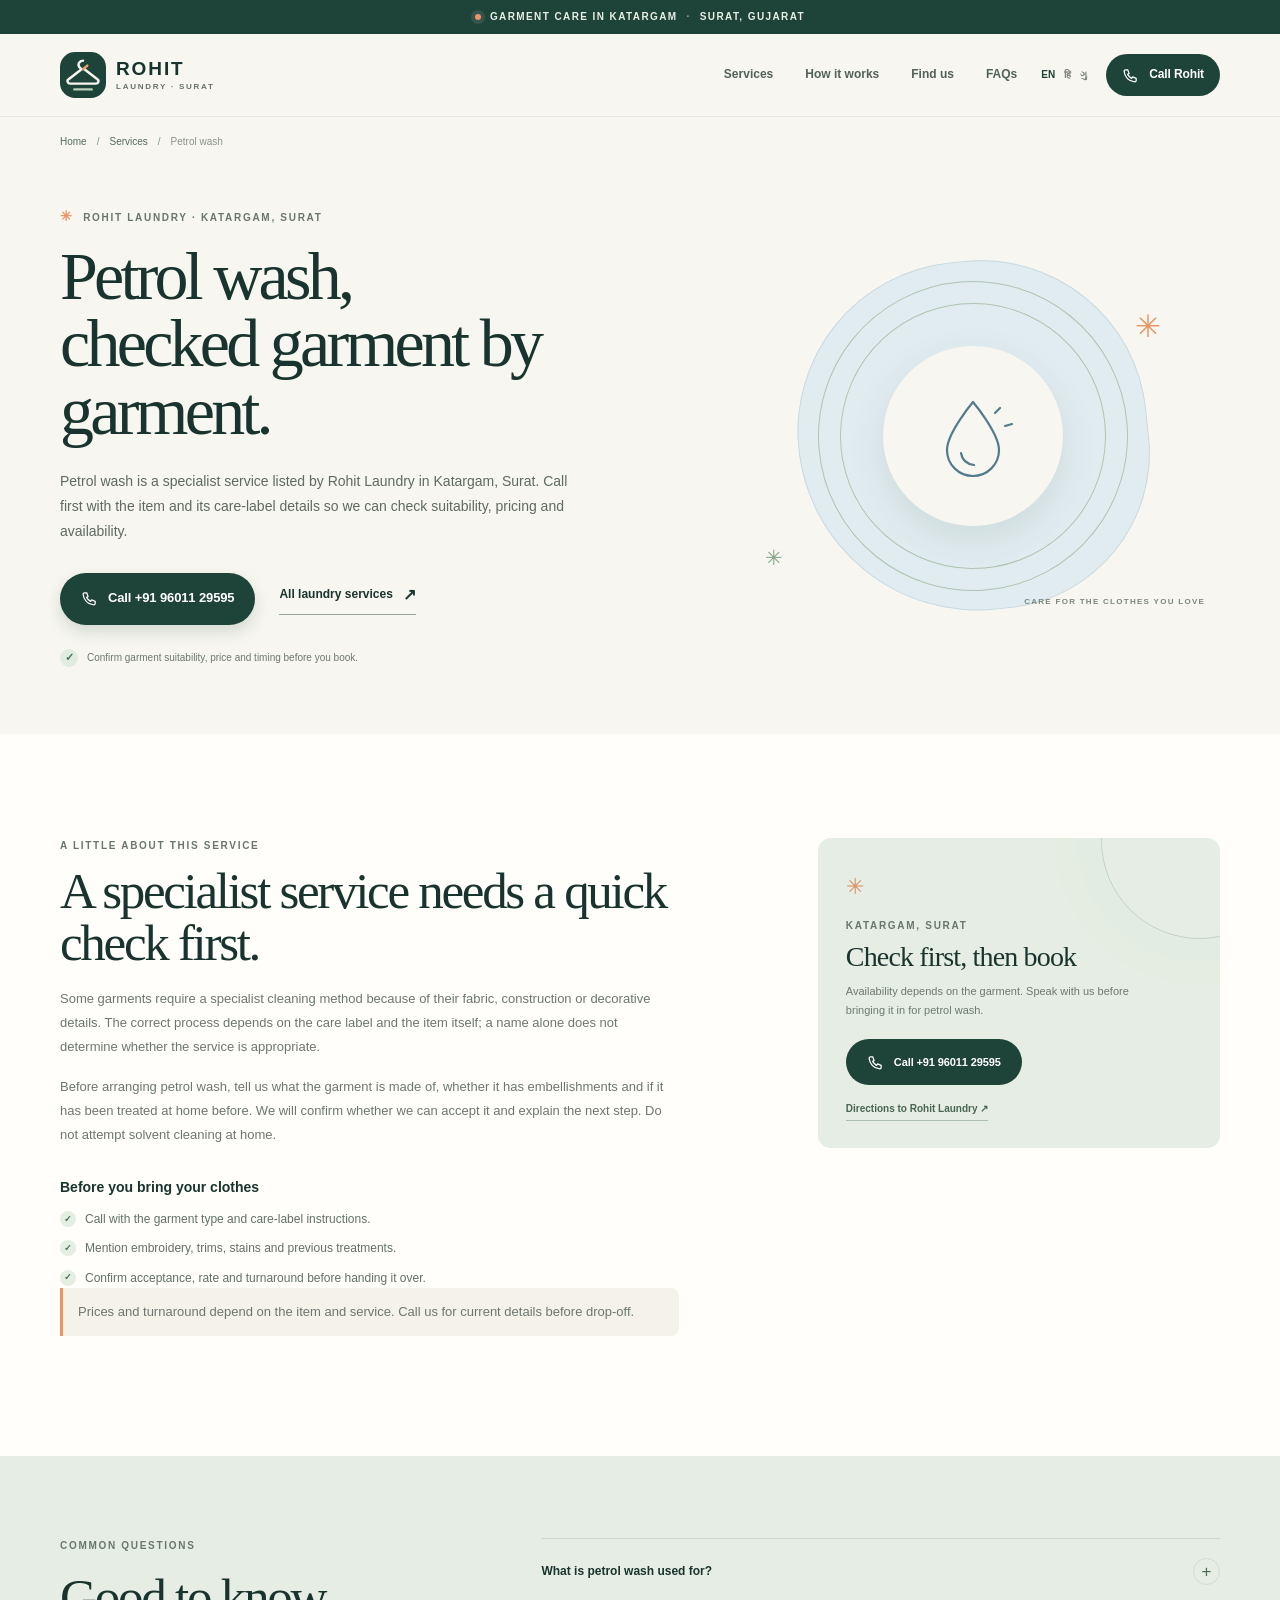
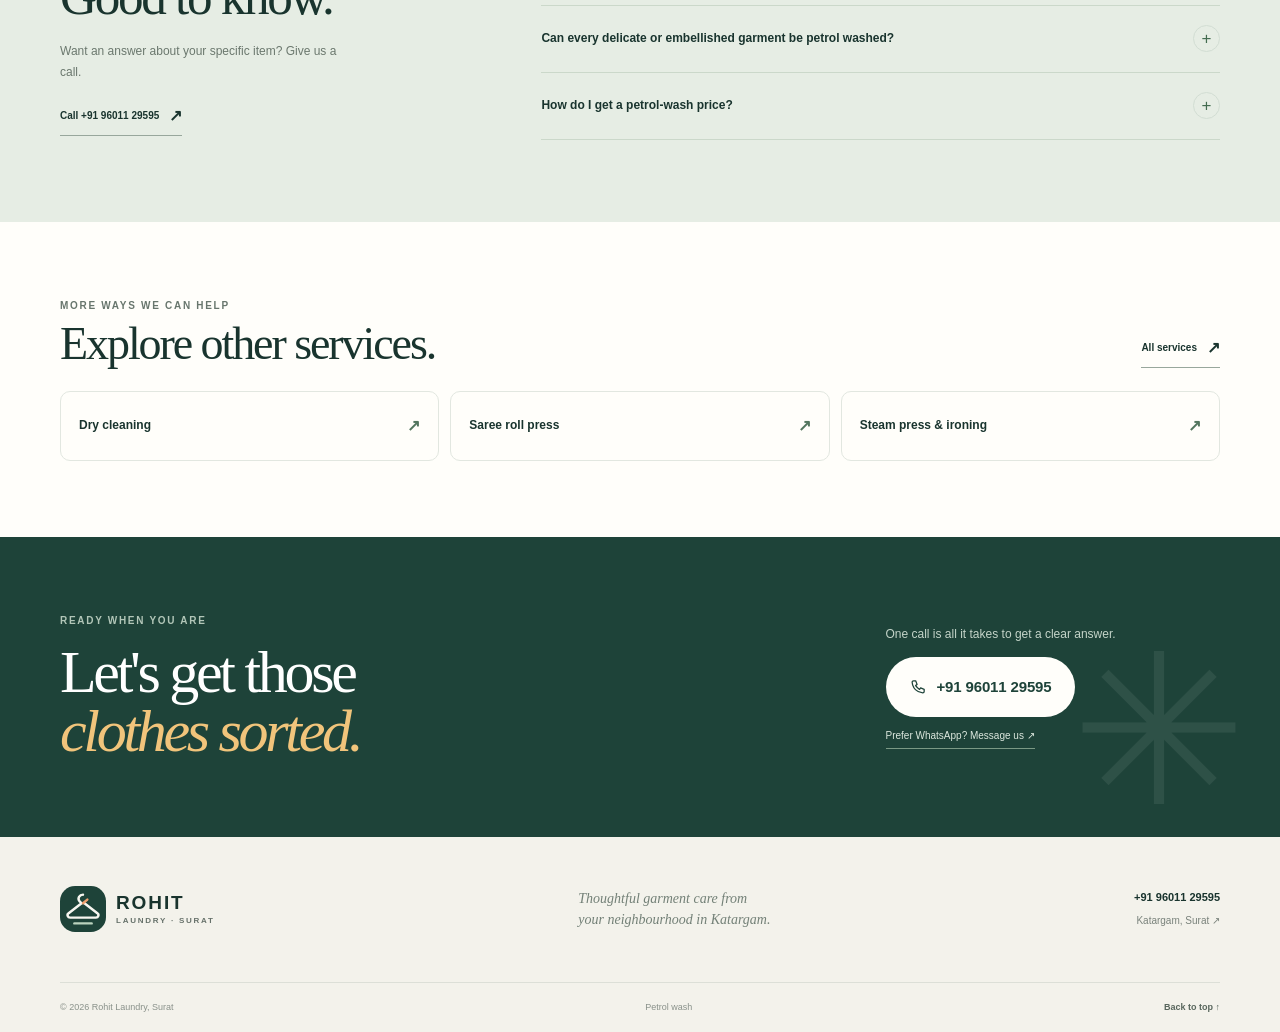
<file: services/petrol-wash/index.html>
<!doctype html>
<html lang="en">
<head>
  <meta charset="utf-8"><meta name="viewport" content="width=device-width, initial-scale=1, viewport-fit=cover"><meta name="theme-color" content="#f7f6f0">
  <meta name="description" content="Ask Rohit Laundry about petrol wash for selected garments in Katargam, Surat. We check fabric and care instructions first. Call +91 96011 29595."><meta name="robots" content="index,follow,max-image-preview:large">
  <link rel="canonical" href="https://rohit-laundry-katargam.netlify.app/services/petrol-wash/"><link rel="icon" href="../../assets/rohit-mark.svg" type="image/svg+xml"><link rel="stylesheet" href="../../assets/site.css"><link rel="stylesheet" href="../../assets/service-pages.css">
  <meta property="og:type" content="website"><meta property="og:site_name" content="Rohit Laundry"><meta property="og:title" content="Petrol Wash in Katargam, Surat | Rohit Laundry"><meta property="og:description" content="Ask Rohit Laundry about petrol wash for selected garments in Katargam, Surat. We check fabric and care instructions first. Call +91 96011 29595."><meta property="og:url" content="https://rohit-laundry-katargam.netlify.app/services/petrol-wash/">
  <title>Petrol Wash in Katargam, Surat | Rohit Laundry</title>
  <script type="application/ld+json">{"@context":"https://schema.org","@type":"Service","name":"Petrol wash","serviceType":"petrol wash service in Katargam, Surat","url":"https://rohit-laundry-katargam.netlify.app/services/petrol-wash/","provider":{"@id":"https://rohit-laundry-katargam.netlify.app/#rohit-laundry"},"areaServed":{"@type":"Place","name":"Katargam, Surat"}}</script>
  <script src="../../assets/analytics.js"></script><script async src="https://www.googletagmanager.com/gtag/js?id=G-PS2PPYDTHQ"></script>
</head>
<body>
  <a class="skip-link" href="#main">Skip to content</a>
  <div class="topline"><span class="topline-dot" aria-hidden="true"></span> GARMENT CARE IN KATARGAM <span class="topline-sep">·</span> SURAT, GUJARAT</div>
  <header class="site-header"><div class="header-inner wrap"><a class="brand" href="/" aria-label="Rohit Laundry home"><img src="../../assets/rohit-mark.svg" width="48" height="48" alt=""><span class="brand-copy"><strong>ROHIT</strong><small>LAUNDRY · SURAT</small></span></a><button class="menu-toggle" type="button" aria-expanded="false" aria-controls="primary-nav" aria-label="Open menu"><span></span><span></span></button><nav class="primary-nav" id="primary-nav" aria-label="Main navigation"><a href="/#services">Services</a><a href="/#process">How it works</a><a href="/#local">Find us</a><a href="/#faq">FAQs</a></nav><div class="header-actions"><div class="language-links" aria-label="Choose language"><a class="active" href="/" lang="en">EN</a><a href="/hi/" lang="hi">हि</a><a href="/gu/" lang="gu">ગુ</a></div><a class="button button-dark button-small" href="tel:+919601129595"><svg aria-hidden="true" viewBox="0 0 24 24"><path d="M5 4h3l2 5-2.1 1.5a15 15 0 0 0 5.6 5.6L15 14l5 2v3a2 2 0 0 1-2 2A16 16 0 0 1 3 6a2 2 0 0 1 2-2Z"/></svg> Call Rohit</a></div></div></header>
  <main id="main">
    <nav class="breadcrumbs wrap" aria-label="Breadcrumb"><a href="/">Home</a><span aria-hidden="true">/</span><a href="/#services">Services</a><span aria-hidden="true">/</span><span aria-current="page">Petrol wash</span></nav>
    <section class="service-detail-hero wrap"><div class="service-detail-copy reveal"><p class="eyebrow"><span class="eyebrow-mark" aria-hidden="true">✳</span> ROHIT LAUNDRY · KATARGAM, SURAT</p><h1>Petrol wash,<br>checked garment by garment.</h1><p class="hero-lead">Petrol wash is a specialist service listed by Rohit Laundry in Katargam, Surat. Call first with the item and its care-label details so we can check suitability, pricing and availability.</p><div class="hero-actions"><a class="button button-primary" href="tel:+919601129595"><svg aria-hidden="true" viewBox="0 0 24 24"><path d="M5 4h3l2 5-2.1 1.5a15 15 0 0 0 5.6 5.6L15 14l5 2v3a2 2 0 0 1-2 2A16 16 0 0 1 3 6a2 2 0 0 1 2-2Z"/></svg> Call +91 96011 29595</a><a class="text-link" href="/#services">All laundry services <span aria-hidden="true">↗</span></a></div><div class="hero-note"><span class="note-check" aria-hidden="true">✓</span><span>Confirm garment suitability, price and timing before you book.</span></div></div><div class="service-detail-art reveal drop" aria-hidden="true"><div class="detail-art-backdrop"></div><div class="detail-art-mark"><svg viewBox="0 0 120 100"><path d="M60 16S34 47 34 64a26 26 0 0 0 52 0c0-17-26-48-26-48Z"/><path d="M48 67c1 7 6 11 13 12"/><path d="m82 27 5-5m5 18 7-2"/></svg></div><span class="detail-art-spark spark-one">✳</span><span class="detail-art-spark spark-two">✳</span><span class="detail-art-caption">CARE FOR THE CLOTHES YOU LOVE</span></div></section>
    <section class="detail-content section"><div class="wrap detail-layout"><article class="detail-copy reveal"><p class="eyebrow">A LITTLE ABOUT THIS SERVICE</p><h2>A specialist service needs a quick check first.</h2><p>Some garments require a specialist cleaning method because of their fabric, construction or decorative details. The correct process depends on the care label and the item itself; a name alone does not determine whether the service is appropriate.</p>
<p>Before arranging petrol wash, tell us what the garment is made of, whether it has embellishments and if it has been treated at home before. We will confirm whether we can accept it and explain the next step. Do not attempt solvent cleaning at home.</p><h3>Before you bring your clothes</h3><ul class="care-checklist"><li>Call with the garment type and care-label instructions.</li>
<li>Mention embroidery, trims, stains and previous treatments.</li>
<li>Confirm acceptance, rate and turnaround before handing it over.</li></ul><p class="detail-callout">Prices and turnaround depend on the item and service. Call us for current details before drop-off.</p></article><aside class="detail-side reveal"><span class="side-mark" aria-hidden="true">✳</span><p class="eyebrow">KATARGAM, SURAT</p><h3>Check first, then book</h3><p>Availability depends on the garment. Speak with us before bringing it in for petrol wash.</p><a class="button button-dark" href="tel:+919601129595"><svg aria-hidden="true" viewBox="0 0 24 24"><path d="M5 4h3l2 5-2.1 1.5a15 15 0 0 0 5.6 5.6L15 14l5 2v3a2 2 0 0 1-2 2A16 16 0 0 1 3 6a2 2 0 0 1 2-2Z"/></svg> Call +91 96011 29595</a><a class="side-directions" href="https://maps.google.com/?q=Rohit+Laundry%2C+Katargam%2C+Surat" target="_blank" rel="noopener noreferrer">Directions to Rohit Laundry ↗</a></aside></div></section>
    <section class="service-faq section"><div class="wrap service-faq-layout"><div class="reveal"><p class="eyebrow">COMMON QUESTIONS</p><h2>Good to know.</h2><p class="faq-subline">Want an answer about your specific item? Give us a call.</p><a class="text-link" href="tel:+919601129595">Call +91 96011 29595 <span aria-hidden="true">↗</span></a></div><div class="faq-list reveal"><details class="faq-item"><summary>What is petrol wash used for?</summary><div class="faq-answer"><p>It is a specialist cleaning option for selected garments. The right method depends on the fabric and care instructions.</p></div></details>
<details class="faq-item"><summary>Can every delicate or embellished garment be petrol washed?</summary><div class="faq-answer"><p>No single process suits every item. Call us so we can check the care label, construction and service availability.</p></div></details>
<details class="faq-item"><summary>How do I get a petrol-wash price?</summary><div class="faq-answer"><p>Call +91 96011 29595 with the garment details. We will confirm the current rate if the item can be accepted.</p></div></details></div></div></section>
    <section class="related-services"><div class="wrap"><div class="related-heading"><div><p class="eyebrow">MORE WAYS WE CAN HELP</p><h2>Explore other services.</h2></div><a class="text-link" href="/#services">All services <span aria-hidden="true">↗</span></a></div><div class="related-grid"><a class="related-link" href="/services/dry-cleaning/"><span>Dry cleaning</span><span aria-hidden="true">↗</span></a>
<a class="related-link" href="/services/saree-roll-press/"><span>Saree roll press</span><span aria-hidden="true">↗</span></a>
<a class="related-link" href="/services/steam-press/"><span>Steam press &amp; ironing</span><span aria-hidden="true">↗</span></a></div></div></section>
    <section class="final-cta"><div class="wrap final-cta-inner"><div><p class="eyebrow">READY WHEN YOU ARE</p><h2>Let's get those<br><em>clothes sorted.</em></h2></div><div class="final-cta-action"><p>One call is all it takes to get a clear answer.</p><a class="button button-light button-large" href="tel:+919601129595"><svg aria-hidden="true" viewBox="0 0 24 24"><path d="M5 4h3l2 5-2.1 1.5a15 15 0 0 0 5.6 5.6L15 14l5 2v3a2 2 0 0 1-2 2A16 16 0 0 1 3 6a2 2 0 0 1 2-2Z"/></svg> +91 96011 29595</a><a class="whatsapp-link" href="https://wa.me/919601129595?text=Hi%20Rohit%20Laundry%2C%20I%27d%20like%20to%20ask%20about%20your%20services." target="_blank" rel="noopener noreferrer">Prefer WhatsApp? Message us ↗</a></div><span class="final-spark" aria-hidden="true">✳</span></div></section>
  </main>
  <footer class="site-footer"><div class="wrap footer-top"><a class="brand footer-brand" href="/"><img src="../../assets/rohit-mark.svg" width="48" height="48" alt=""><span class="brand-copy"><strong>ROHIT</strong><small>LAUNDRY · SURAT</small></span></a><p>Thoughtful garment care from<br>your neighbourhood in Katargam.</p><div class="footer-links"><a href="tel:+919601129595">+91 96011 29595</a><a href="/#local">Katargam, Surat ↗</a></div></div><div class="wrap footer-bottom"><span>© <span data-year>2026</span> Rohit Laundry, Surat</span><span>Petrol wash</span><a href="#main">Back to top ↑</a></div></footer>
  <div class="mobile-call-bar" aria-label="Contact Rohit Laundry"><span>Need laundry in Surat?</span><a href="tel:+919601129595"><svg aria-hidden="true" viewBox="0 0 24 24"><path d="M5 4h3l2 5-2.1 1.5a15 15 0 0 0 5.6 5.6L15 14l5 2v3a2 2 0 0 1-2 2A16 16 0 0 1 3 6a2 2 0 0 1 2-2Z"/></svg> Call now</a></div>
  <script src="../../assets/site.js" defer></script><script type="application/ld+json">{"@context":"https://schema.org","@type":"FAQPage","mainEntity":[{"@type":"Question","name":"What is petrol wash used for?","acceptedAnswer":{"@type":"Answer","text":"It is a specialist cleaning option for selected garments. The right method depends on the fabric and care instructions."}},{"@type":"Question","name":"Can every delicate or embellished garment be petrol washed?","acceptedAnswer":{"@type":"Answer","text":"No single process suits every item. Call us so we can check the care label, construction and service availability."}},{"@type":"Question","name":"How do I get a petrol-wash price?","acceptedAnswer":{"@type":"Answer","text":"Call +91 96011 29595 with the garment details. We will confirm the current rate if the item can be accepted."}}]}</script>
</body></html>
</file>
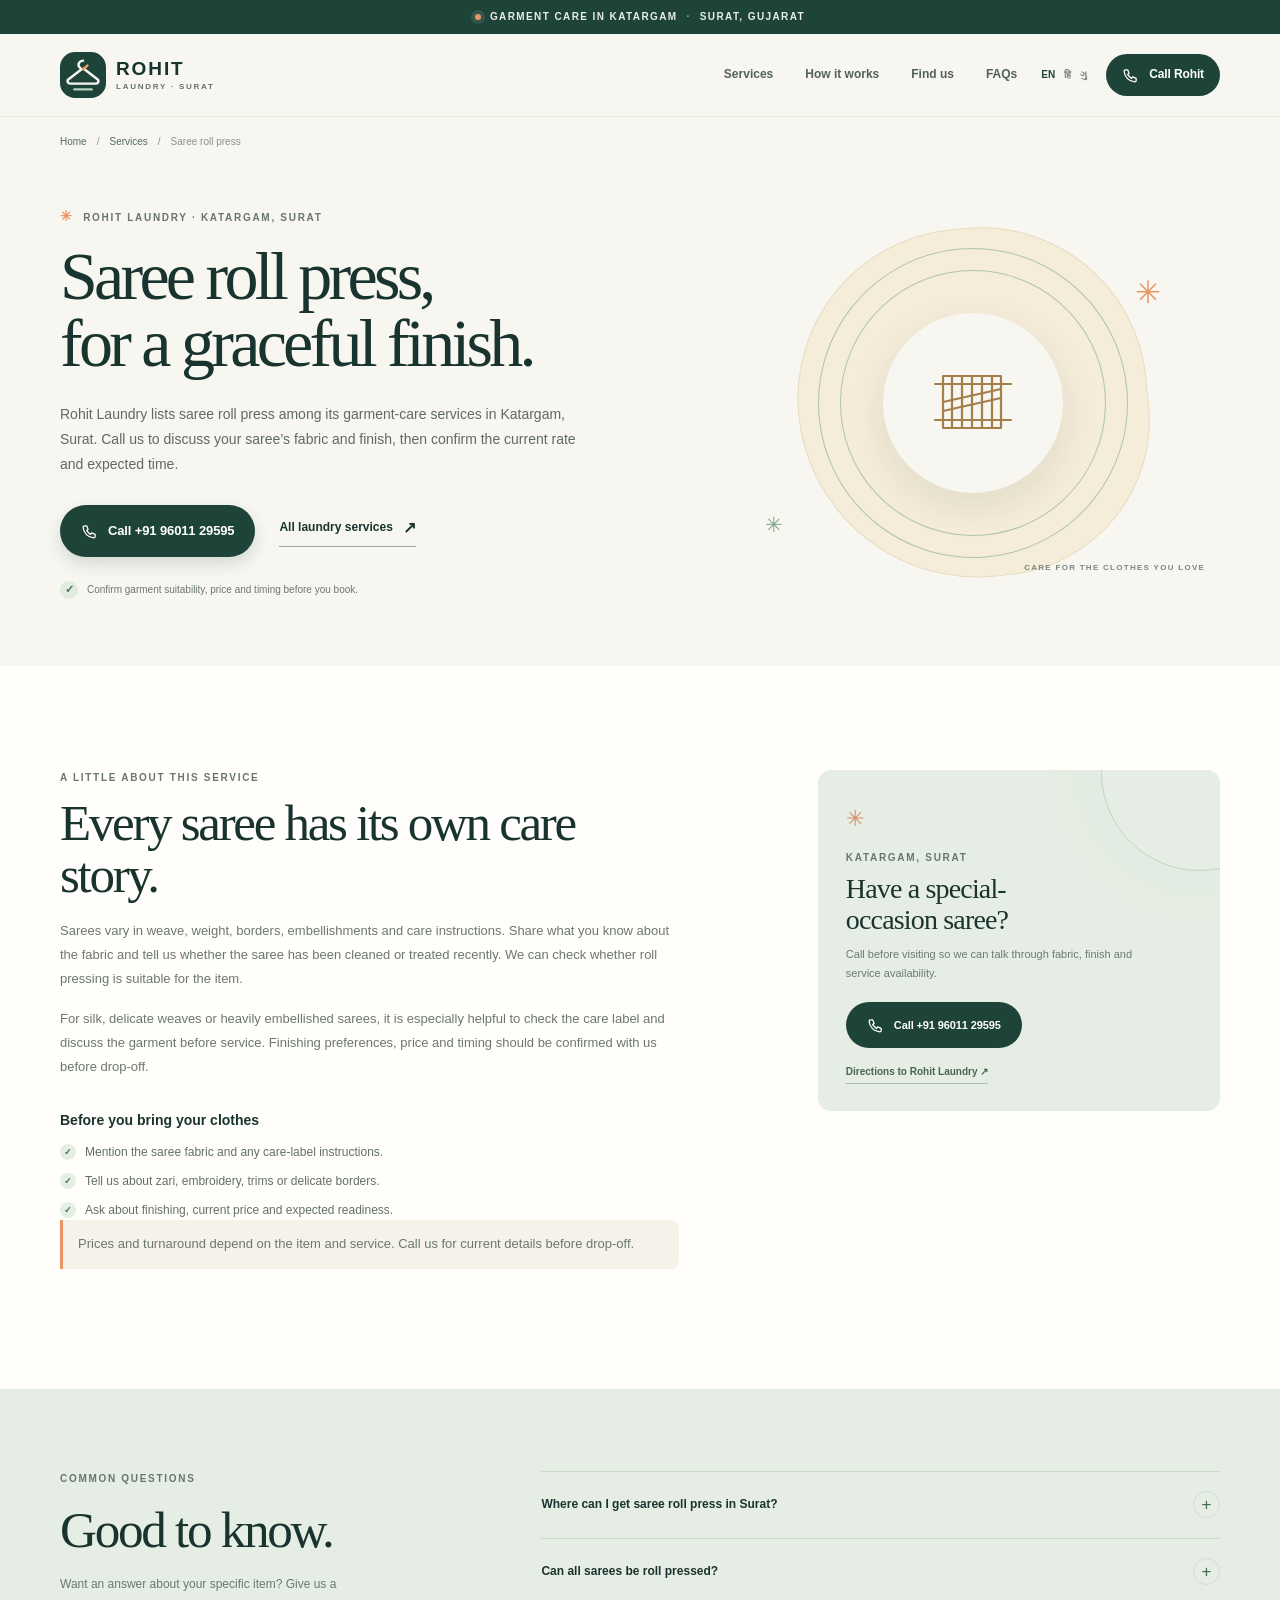
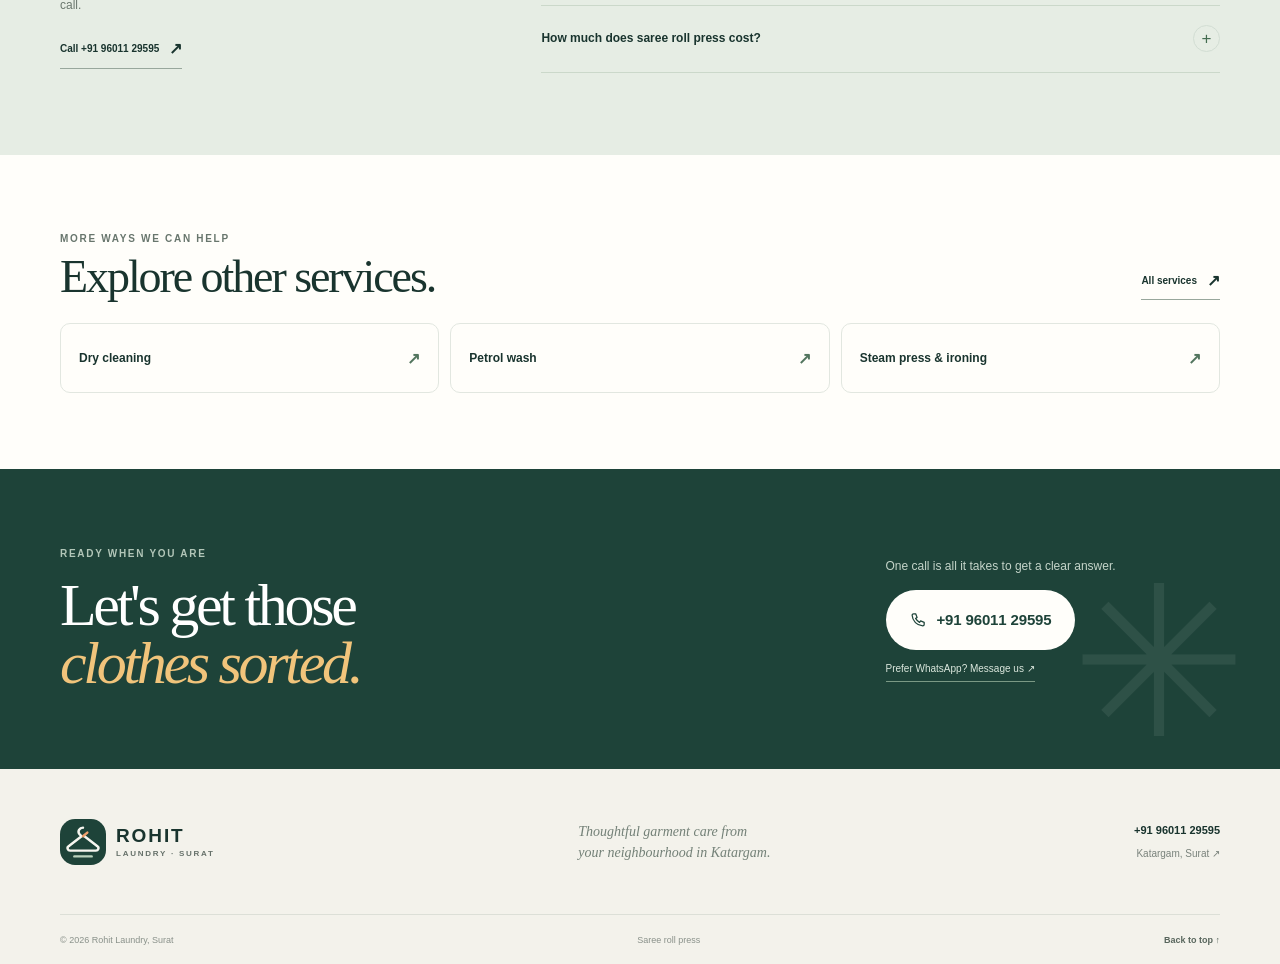
<file: services/saree-roll-press/index.html>
<!doctype html>
<html lang="en">
<head>
  <meta charset="utf-8"><meta name="viewport" content="width=device-width, initial-scale=1, viewport-fit=cover"><meta name="theme-color" content="#f7f6f0">
  <meta name="description" content="Looking for saree roll press in Surat? Rohit Laundry in Katargam can discuss saree fabric, finishing, price and availability. Call +91 96011 29595."><meta name="robots" content="index,follow,max-image-preview:large">
  <link rel="canonical" href="https://rohit-laundry-katargam.netlify.app/services/saree-roll-press/"><link rel="icon" href="../../assets/rohit-mark.svg" type="image/svg+xml"><link rel="stylesheet" href="../../assets/site.css"><link rel="stylesheet" href="../../assets/service-pages.css">
  <meta property="og:type" content="website"><meta property="og:site_name" content="Rohit Laundry"><meta property="og:title" content="Saree Roll Press in Katargam, Surat | Rohit Laundry"><meta property="og:description" content="Looking for saree roll press in Surat? Rohit Laundry in Katargam can discuss saree fabric, finishing, price and availability. Call +91 96011 29595."><meta property="og:url" content="https://rohit-laundry-katargam.netlify.app/services/saree-roll-press/">
  <title>Saree Roll Press in Katargam, Surat | Rohit Laundry</title>
  <script type="application/ld+json">{"@context":"https://schema.org","@type":"Service","name":"Saree roll press","serviceType":"saree roll press service in Katargam, Surat","url":"https://rohit-laundry-katargam.netlify.app/services/saree-roll-press/","provider":{"@id":"https://rohit-laundry-katargam.netlify.app/#rohit-laundry"},"areaServed":{"@type":"Place","name":"Katargam, Surat"}}</script>
  <script src="../../assets/analytics.js"></script><script async src="https://www.googletagmanager.com/gtag/js?id=G-PS2PPYDTHQ"></script>
</head>
<body>
  <a class="skip-link" href="#main">Skip to content</a>
  <div class="topline"><span class="topline-dot" aria-hidden="true"></span> GARMENT CARE IN KATARGAM <span class="topline-sep">·</span> SURAT, GUJARAT</div>
  <header class="site-header"><div class="header-inner wrap"><a class="brand" href="/" aria-label="Rohit Laundry home"><img src="../../assets/rohit-mark.svg" width="48" height="48" alt=""><span class="brand-copy"><strong>ROHIT</strong><small>LAUNDRY · SURAT</small></span></a><button class="menu-toggle" type="button" aria-expanded="false" aria-controls="primary-nav" aria-label="Open menu"><span></span><span></span></button><nav class="primary-nav" id="primary-nav" aria-label="Main navigation"><a href="/#services">Services</a><a href="/#process">How it works</a><a href="/#local">Find us</a><a href="/#faq">FAQs</a></nav><div class="header-actions"><div class="language-links" aria-label="Choose language"><a class="active" href="/" lang="en">EN</a><a href="/hi/" lang="hi">हि</a><a href="/gu/" lang="gu">ગુ</a></div><a class="button button-dark button-small" href="tel:+919601129595"><svg aria-hidden="true" viewBox="0 0 24 24"><path d="M5 4h3l2 5-2.1 1.5a15 15 0 0 0 5.6 5.6L15 14l5 2v3a2 2 0 0 1-2 2A16 16 0 0 1 3 6a2 2 0 0 1 2-2Z"/></svg> Call Rohit</a></div></div></header>
  <main id="main">
    <nav class="breadcrumbs wrap" aria-label="Breadcrumb"><a href="/">Home</a><span aria-hidden="true">/</span><a href="/#services">Services</a><span aria-hidden="true">/</span><span aria-current="page">Saree roll press</span></nav>
    <section class="service-detail-hero wrap"><div class="service-detail-copy reveal"><p class="eyebrow"><span class="eyebrow-mark" aria-hidden="true">✳</span> ROHIT LAUNDRY · KATARGAM, SURAT</p><h1>Saree roll press,<br>for a graceful finish.</h1><p class="hero-lead">Rohit Laundry lists saree roll press among its garment-care services in Katargam, Surat. Call us to discuss your saree’s fabric and finish, then confirm the current rate and expected time.</p><div class="hero-actions"><a class="button button-primary" href="tel:+919601129595"><svg aria-hidden="true" viewBox="0 0 24 24"><path d="M5 4h3l2 5-2.1 1.5a15 15 0 0 0 5.6 5.6L15 14l5 2v3a2 2 0 0 1-2 2A16 16 0 0 1 3 6a2 2 0 0 1 2-2Z"/></svg> Call +91 96011 29595</a><a class="text-link" href="/#services">All laundry services <span aria-hidden="true">↗</span></a></div><div class="hero-note"><span class="note-check" aria-hidden="true">✓</span><span>Confirm garment suitability, price and timing before you book.</span></div></div><div class="service-detail-art reveal saree" aria-hidden="true"><div class="detail-art-backdrop"></div><div class="detail-art-mark"><svg viewBox="0 0 120 100"><path d="M30 23h58v52H30z"/><path d="M39 23v52m10-52v52m10-52v52m10-52v52m10-52v52M22 31h76M22 67h76"/><path d="m30 49 58-13M30 58l58-13"/></svg></div><span class="detail-art-spark spark-one">✳</span><span class="detail-art-spark spark-two">✳</span><span class="detail-art-caption">CARE FOR THE CLOTHES YOU LOVE</span></div></section>
    <section class="detail-content section"><div class="wrap detail-layout"><article class="detail-copy reveal"><p class="eyebrow">A LITTLE ABOUT THIS SERVICE</p><h2>Every saree has its own care story.</h2><p>Sarees vary in weave, weight, borders, embellishments and care instructions. Share what you know about the fabric and tell us whether the saree has been cleaned or treated recently. We can check whether roll pressing is suitable for the item.</p>
<p>For silk, delicate weaves or heavily embellished sarees, it is especially helpful to check the care label and discuss the garment before service. Finishing preferences, price and timing should be confirmed with us before drop-off.</p><h3>Before you bring your clothes</h3><ul class="care-checklist"><li>Mention the saree fabric and any care-label instructions.</li>
<li>Tell us about zari, embroidery, trims or delicate borders.</li>
<li>Ask about finishing, current price and expected readiness.</li></ul><p class="detail-callout">Prices and turnaround depend on the item and service. Call us for current details before drop-off.</p></article><aside class="detail-side reveal"><span class="side-mark" aria-hidden="true">✳</span><p class="eyebrow">KATARGAM, SURAT</p><h3>Have a special-occasion saree?</h3><p>Call before visiting so we can talk through fabric, finish and service availability.</p><a class="button button-dark" href="tel:+919601129595"><svg aria-hidden="true" viewBox="0 0 24 24"><path d="M5 4h3l2 5-2.1 1.5a15 15 0 0 0 5.6 5.6L15 14l5 2v3a2 2 0 0 1-2 2A16 16 0 0 1 3 6a2 2 0 0 1 2-2Z"/></svg> Call +91 96011 29595</a><a class="side-directions" href="https://maps.google.com/?q=Rohit+Laundry%2C+Katargam%2C+Surat" target="_blank" rel="noopener noreferrer">Directions to Rohit Laundry ↗</a></aside></div></section>
    <section class="service-faq section"><div class="wrap service-faq-layout"><div class="reveal"><p class="eyebrow">COMMON QUESTIONS</p><h2>Good to know.</h2><p class="faq-subline">Want an answer about your specific item? Give us a call.</p><a class="text-link" href="tel:+919601129595">Call +91 96011 29595 <span aria-hidden="true">↗</span></a></div><div class="faq-list reveal"><details class="faq-item"><summary>Where can I get saree roll press in Surat?</summary><div class="faq-answer"><p>Rohit Laundry is based in Katargam, Surat. Call +91 96011 29595 to confirm availability and directions.</p></div></details>
<details class="faq-item"><summary>Can all sarees be roll pressed?</summary><div class="faq-answer"><p>Suitability depends on the fabric, weave, trims and care instructions. Please discuss the saree with us first.</p></div></details>
<details class="faq-item"><summary>How much does saree roll press cost?</summary><div class="faq-answer"><p>The rate may depend on the saree and finish. Call for current pricing before drop-off.</p></div></details></div></div></section>
    <section class="related-services"><div class="wrap"><div class="related-heading"><div><p class="eyebrow">MORE WAYS WE CAN HELP</p><h2>Explore other services.</h2></div><a class="text-link" href="/#services">All services <span aria-hidden="true">↗</span></a></div><div class="related-grid"><a class="related-link" href="/services/dry-cleaning/"><span>Dry cleaning</span><span aria-hidden="true">↗</span></a>
<a class="related-link" href="/services/petrol-wash/"><span>Petrol wash</span><span aria-hidden="true">↗</span></a>
<a class="related-link" href="/services/steam-press/"><span>Steam press &amp; ironing</span><span aria-hidden="true">↗</span></a></div></div></section>
    <section class="final-cta"><div class="wrap final-cta-inner"><div><p class="eyebrow">READY WHEN YOU ARE</p><h2>Let's get those<br><em>clothes sorted.</em></h2></div><div class="final-cta-action"><p>One call is all it takes to get a clear answer.</p><a class="button button-light button-large" href="tel:+919601129595"><svg aria-hidden="true" viewBox="0 0 24 24"><path d="M5 4h3l2 5-2.1 1.5a15 15 0 0 0 5.6 5.6L15 14l5 2v3a2 2 0 0 1-2 2A16 16 0 0 1 3 6a2 2 0 0 1 2-2Z"/></svg> +91 96011 29595</a><a class="whatsapp-link" href="https://wa.me/919601129595?text=Hi%20Rohit%20Laundry%2C%20I%27d%20like%20to%20ask%20about%20your%20services." target="_blank" rel="noopener noreferrer">Prefer WhatsApp? Message us ↗</a></div><span class="final-spark" aria-hidden="true">✳</span></div></section>
  </main>
  <footer class="site-footer"><div class="wrap footer-top"><a class="brand footer-brand" href="/"><img src="../../assets/rohit-mark.svg" width="48" height="48" alt=""><span class="brand-copy"><strong>ROHIT</strong><small>LAUNDRY · SURAT</small></span></a><p>Thoughtful garment care from<br>your neighbourhood in Katargam.</p><div class="footer-links"><a href="tel:+919601129595">+91 96011 29595</a><a href="/#local">Katargam, Surat ↗</a></div></div><div class="wrap footer-bottom"><span>© <span data-year>2026</span> Rohit Laundry, Surat</span><span>Saree roll press</span><a href="#main">Back to top ↑</a></div></footer>
  <div class="mobile-call-bar" aria-label="Contact Rohit Laundry"><span>Need laundry in Surat?</span><a href="tel:+919601129595"><svg aria-hidden="true" viewBox="0 0 24 24"><path d="M5 4h3l2 5-2.1 1.5a15 15 0 0 0 5.6 5.6L15 14l5 2v3a2 2 0 0 1-2 2A16 16 0 0 1 3 6a2 2 0 0 1 2-2Z"/></svg> Call now</a></div>
  <script src="../../assets/site.js" defer></script><script type="application/ld+json">{"@context":"https://schema.org","@type":"FAQPage","mainEntity":[{"@type":"Question","name":"Where can I get saree roll press in Surat?","acceptedAnswer":{"@type":"Answer","text":"Rohit Laundry is based in Katargam, Surat. Call +91 96011 29595 to confirm availability and directions."}},{"@type":"Question","name":"Can all sarees be roll pressed?","acceptedAnswer":{"@type":"Answer","text":"Suitability depends on the fabric, weave, trims and care instructions. Please discuss the saree with us first."}},{"@type":"Question","name":"How much does saree roll press cost?","acceptedAnswer":{"@type":"Answer","text":"The rate may depend on the saree and finish. Call for current pricing before drop-off."}}]}</script>
</body></html>
</file>
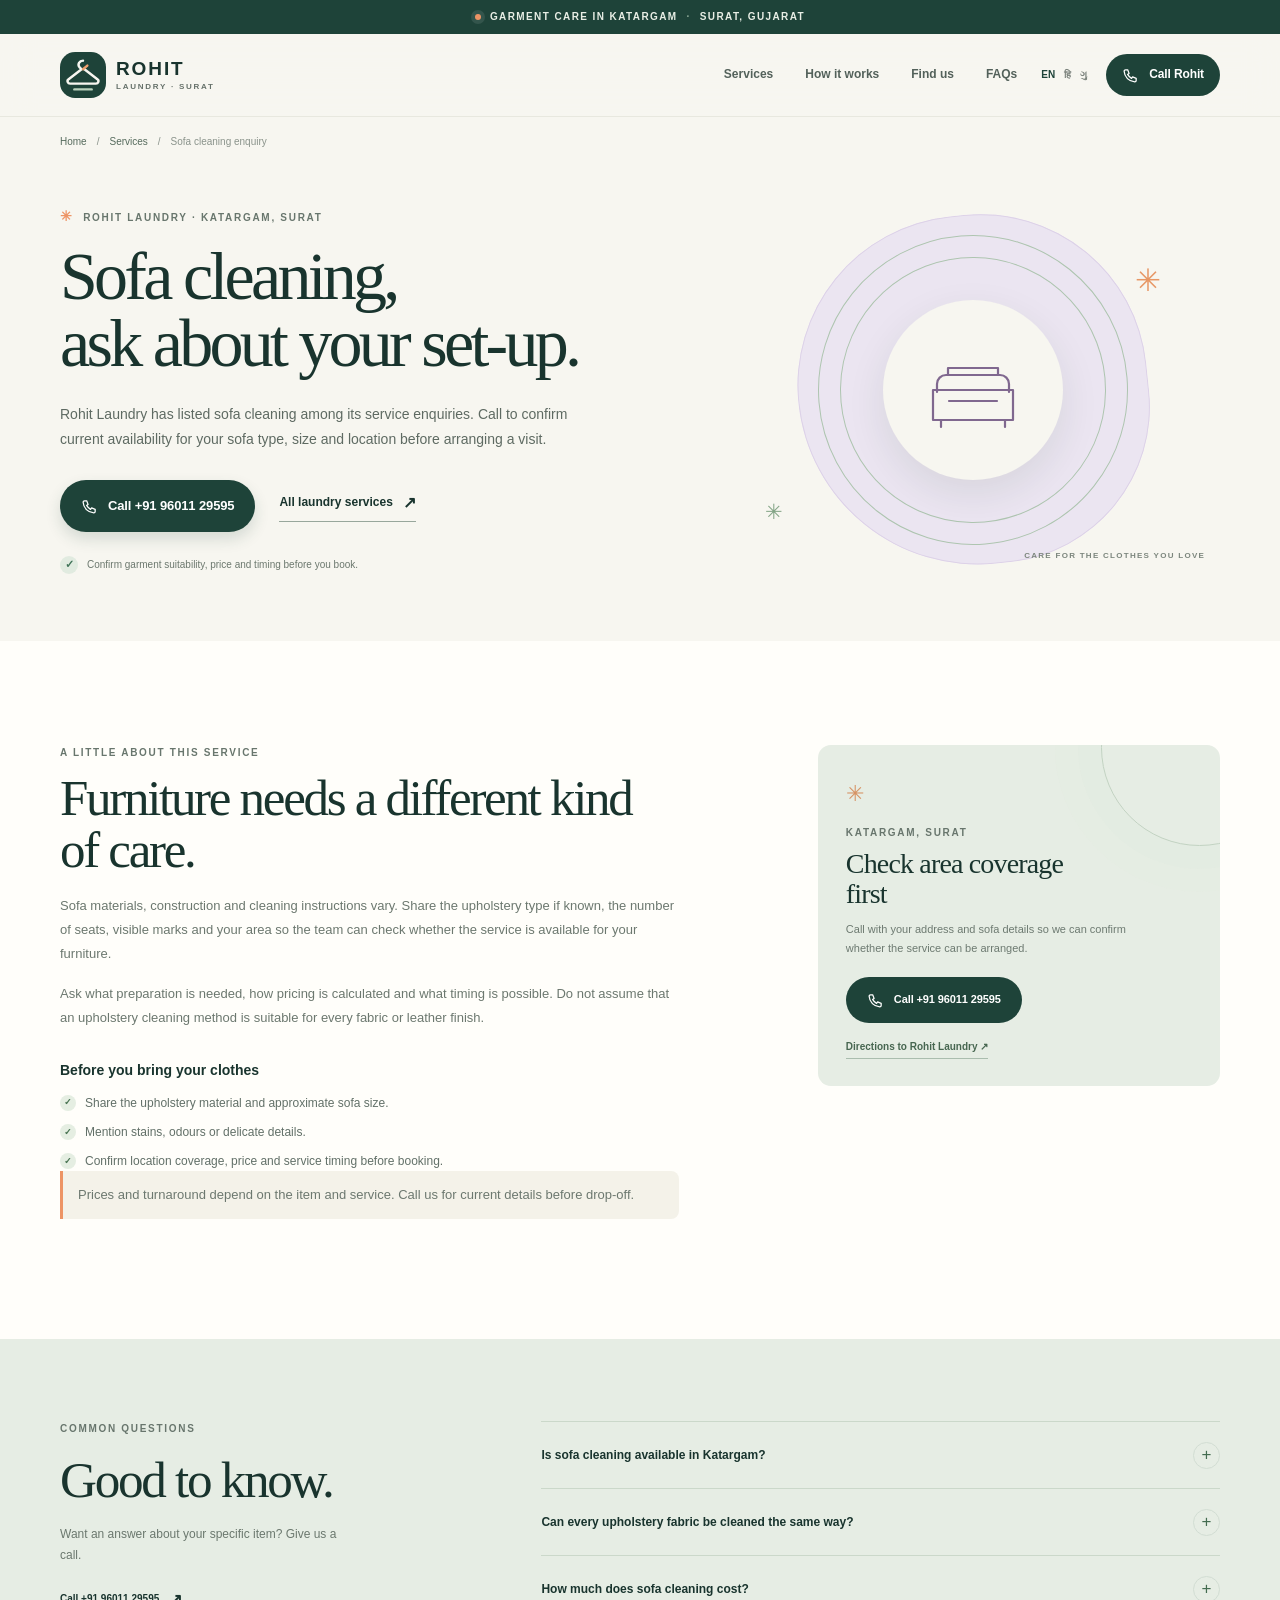
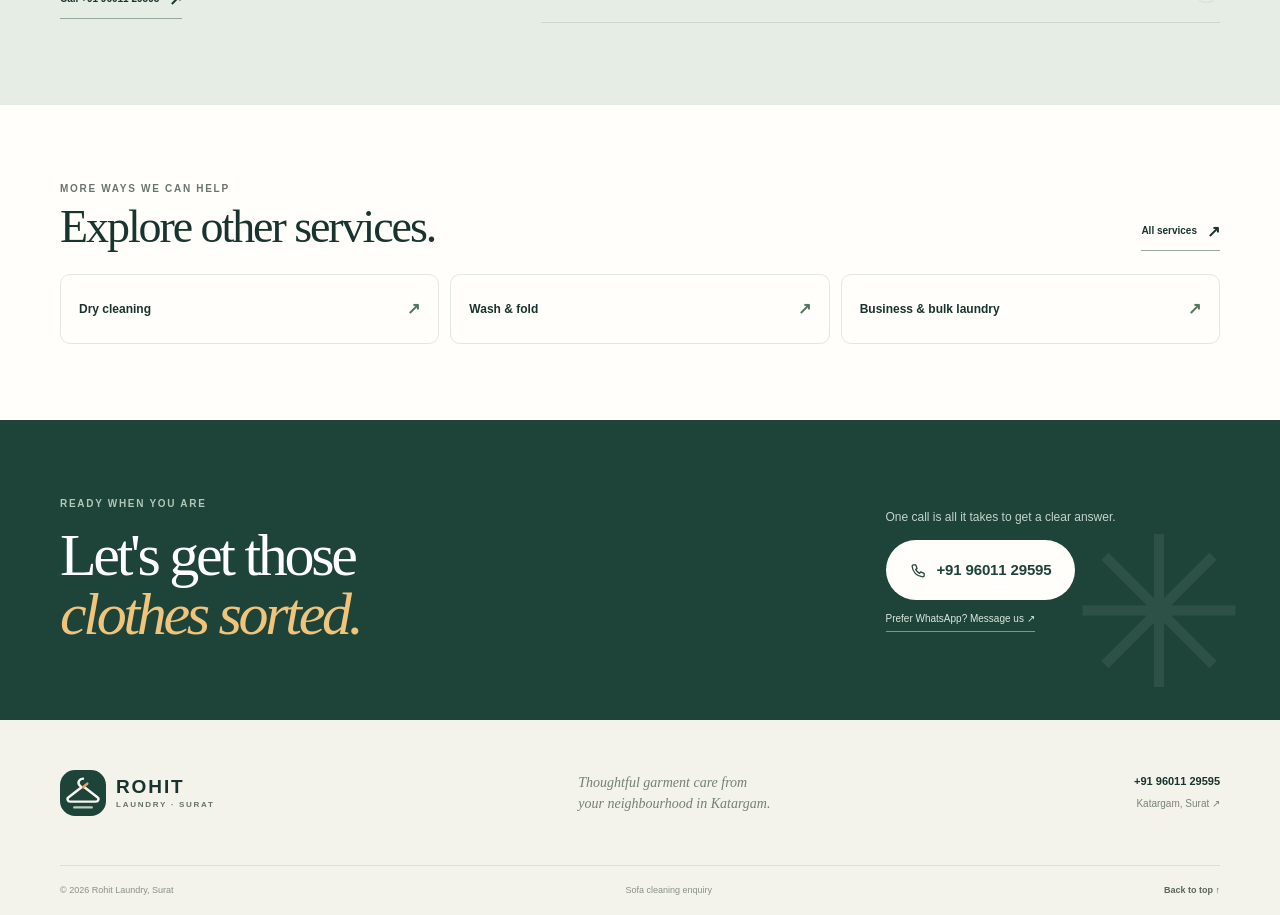
<file: services/sofa-cleaning/index.html>
<!doctype html>
<html lang="en">
<head>
  <meta charset="utf-8"><meta name="viewport" content="width=device-width, initial-scale=1, viewport-fit=cover"><meta name="theme-color" content="#f7f6f0">
  <meta name="description" content="Ask Rohit Laundry in Katargam, Surat whether sofa cleaning is currently available for your furniture and area. Call +91 96011 29595."><meta name="robots" content="index,follow,max-image-preview:large">
  <link rel="canonical" href="https://rohit-laundry-katargam.netlify.app/services/sofa-cleaning/"><link rel="icon" href="../../assets/rohit-mark.svg" type="image/svg+xml"><link rel="stylesheet" href="../../assets/site.css"><link rel="stylesheet" href="../../assets/service-pages.css">
  <meta property="og:type" content="website"><meta property="og:site_name" content="Rohit Laundry"><meta property="og:title" content="Sofa Cleaning Enquiry in Katargam, Surat | Rohit Laundry"><meta property="og:description" content="Ask Rohit Laundry in Katargam, Surat whether sofa cleaning is currently available for your furniture and area. Call +91 96011 29595."><meta property="og:url" content="https://rohit-laundry-katargam.netlify.app/services/sofa-cleaning/">
  <title>Sofa Cleaning Enquiry in Katargam, Surat | Rohit Laundry</title>
  <script type="application/ld+json">{"@context":"https://schema.org","@type":"Service","name":"Sofa cleaning enquiry","serviceType":"sofa cleaning service in Katargam, Surat","url":"https://rohit-laundry-katargam.netlify.app/services/sofa-cleaning/","provider":{"@id":"https://rohit-laundry-katargam.netlify.app/#rohit-laundry"},"areaServed":{"@type":"Place","name":"Katargam, Surat"}}</script>
  <script src="../../assets/analytics.js"></script><script async src="https://www.googletagmanager.com/gtag/js?id=G-PS2PPYDTHQ"></script>
</head>
<body>
  <a class="skip-link" href="#main">Skip to content</a>
  <div class="topline"><span class="topline-dot" aria-hidden="true"></span> GARMENT CARE IN KATARGAM <span class="topline-sep">·</span> SURAT, GUJARAT</div>
  <header class="site-header"><div class="header-inner wrap"><a class="brand" href="/" aria-label="Rohit Laundry home"><img src="../../assets/rohit-mark.svg" width="48" height="48" alt=""><span class="brand-copy"><strong>ROHIT</strong><small>LAUNDRY · SURAT</small></span></a><button class="menu-toggle" type="button" aria-expanded="false" aria-controls="primary-nav" aria-label="Open menu"><span></span><span></span></button><nav class="primary-nav" id="primary-nav" aria-label="Main navigation"><a href="/#services">Services</a><a href="/#process">How it works</a><a href="/#local">Find us</a><a href="/#faq">FAQs</a></nav><div class="header-actions"><div class="language-links" aria-label="Choose language"><a class="active" href="/" lang="en">EN</a><a href="/hi/" lang="hi">हि</a><a href="/gu/" lang="gu">ગુ</a></div><a class="button button-dark button-small" href="tel:+919601129595"><svg aria-hidden="true" viewBox="0 0 24 24"><path d="M5 4h3l2 5-2.1 1.5a15 15 0 0 0 5.6 5.6L15 14l5 2v3a2 2 0 0 1-2 2A16 16 0 0 1 3 6a2 2 0 0 1 2-2Z"/></svg> Call Rohit</a></div></div></header>
  <main id="main">
    <nav class="breadcrumbs wrap" aria-label="Breadcrumb"><a href="/">Home</a><span aria-hidden="true">/</span><a href="/#services">Services</a><span aria-hidden="true">/</span><span aria-current="page">Sofa cleaning enquiry</span></nav>
    <section class="service-detail-hero wrap"><div class="service-detail-copy reveal"><p class="eyebrow"><span class="eyebrow-mark" aria-hidden="true">✳</span> ROHIT LAUNDRY · KATARGAM, SURAT</p><h1>Sofa cleaning,<br>ask about your set-up.</h1><p class="hero-lead">Rohit Laundry has listed sofa cleaning among its service enquiries. Call to confirm current availability for your sofa type, size and location before arranging a visit.</p><div class="hero-actions"><a class="button button-primary" href="tel:+919601129595"><svg aria-hidden="true" viewBox="0 0 24 24"><path d="M5 4h3l2 5-2.1 1.5a15 15 0 0 0 5.6 5.6L15 14l5 2v3a2 2 0 0 1-2 2A16 16 0 0 1 3 6a2 2 0 0 1 2-2Z"/></svg> Call +91 96011 29595</a><a class="text-link" href="/#services">All laundry services <span aria-hidden="true">↗</span></a></div><div class="hero-note"><span class="note-check" aria-hidden="true">✓</span><span>Confirm garment suitability, price and timing before you book.</span></div></div><div class="service-detail-art reveal fold" aria-hidden="true"><div class="detail-art-backdrop"></div><div class="detail-art-mark"><svg viewBox="0 0 120 100"><path d="M24 52v-8a9 9 0 0 1 9-9h54a9 9 0 0 1 9 9v8"/><path d="M20 50h80v30H20zM28 80v7m64-7v7M35 35v-7h50v7"/><path d="M36 61h48"/></svg></div><span class="detail-art-spark spark-one">✳</span><span class="detail-art-spark spark-two">✳</span><span class="detail-art-caption">CARE FOR THE CLOTHES YOU LOVE</span></div></section>
    <section class="detail-content section"><div class="wrap detail-layout"><article class="detail-copy reveal"><p class="eyebrow">A LITTLE ABOUT THIS SERVICE</p><h2>Furniture needs a different kind of care.</h2><p>Sofa materials, construction and cleaning instructions vary. Share the upholstery type if known, the number of seats, visible marks and your area so the team can check whether the service is available for your furniture.</p>
<p>Ask what preparation is needed, how pricing is calculated and what timing is possible. Do not assume that an upholstery cleaning method is suitable for every fabric or leather finish.</p><h3>Before you bring your clothes</h3><ul class="care-checklist"><li>Share the upholstery material and approximate sofa size.</li>
<li>Mention stains, odours or delicate details.</li>
<li>Confirm location coverage, price and service timing before booking.</li></ul><p class="detail-callout">Prices and turnaround depend on the item and service. Call us for current details before drop-off.</p></article><aside class="detail-side reveal"><span class="side-mark" aria-hidden="true">✳</span><p class="eyebrow">KATARGAM, SURAT</p><h3>Check area coverage first</h3><p>Call with your address and sofa details so we can confirm whether the service can be arranged.</p><a class="button button-dark" href="tel:+919601129595"><svg aria-hidden="true" viewBox="0 0 24 24"><path d="M5 4h3l2 5-2.1 1.5a15 15 0 0 0 5.6 5.6L15 14l5 2v3a2 2 0 0 1-2 2A16 16 0 0 1 3 6a2 2 0 0 1 2-2Z"/></svg> Call +91 96011 29595</a><a class="side-directions" href="https://maps.google.com/?q=Rohit+Laundry%2C+Katargam%2C+Surat" target="_blank" rel="noopener noreferrer">Directions to Rohit Laundry ↗</a></aside></div></section>
    <section class="service-faq section"><div class="wrap service-faq-layout"><div class="reveal"><p class="eyebrow">COMMON QUESTIONS</p><h2>Good to know.</h2><p class="faq-subline">Want an answer about your specific item? Give us a call.</p><a class="text-link" href="tel:+919601129595">Call +91 96011 29595 <span aria-hidden="true">↗</span></a></div><div class="faq-list reveal"><details class="faq-item"><summary>Is sofa cleaning available in Katargam?</summary><div class="faq-answer"><p>Call Rohit Laundry to confirm current availability for your address and sofa type.</p></div></details>
<details class="faq-item"><summary>Can every upholstery fabric be cleaned the same way?</summary><div class="faq-answer"><p>No. The suitable method depends on the material, care instructions and furniture construction.</p></div></details>
<details class="faq-item"><summary>How much does sofa cleaning cost?</summary><div class="faq-answer"><p>Pricing can depend on size, material and service requirements. Call for a current quote before booking.</p></div></details></div></div></section>
    <section class="related-services"><div class="wrap"><div class="related-heading"><div><p class="eyebrow">MORE WAYS WE CAN HELP</p><h2>Explore other services.</h2></div><a class="text-link" href="/#services">All services <span aria-hidden="true">↗</span></a></div><div class="related-grid"><a class="related-link" href="/services/dry-cleaning/"><span>Dry cleaning</span><span aria-hidden="true">↗</span></a>
<a class="related-link" href="/services/wash-and-fold/"><span>Wash &amp; fold</span><span aria-hidden="true">↗</span></a>
<a class="related-link" href="/services/commercial-laundry/"><span>Business &amp; bulk laundry</span><span aria-hidden="true">↗</span></a></div></div></section>
    <section class="final-cta"><div class="wrap final-cta-inner"><div><p class="eyebrow">READY WHEN YOU ARE</p><h2>Let's get those<br><em>clothes sorted.</em></h2></div><div class="final-cta-action"><p>One call is all it takes to get a clear answer.</p><a class="button button-light button-large" href="tel:+919601129595"><svg aria-hidden="true" viewBox="0 0 24 24"><path d="M5 4h3l2 5-2.1 1.5a15 15 0 0 0 5.6 5.6L15 14l5 2v3a2 2 0 0 1-2 2A16 16 0 0 1 3 6a2 2 0 0 1 2-2Z"/></svg> +91 96011 29595</a><a class="whatsapp-link" href="https://wa.me/919601129595?text=Hi%20Rohit%20Laundry%2C%20I%27d%20like%20to%20ask%20about%20your%20services." target="_blank" rel="noopener noreferrer">Prefer WhatsApp? Message us ↗</a></div><span class="final-spark" aria-hidden="true">✳</span></div></section>
  </main>
  <footer class="site-footer"><div class="wrap footer-top"><a class="brand footer-brand" href="/"><img src="../../assets/rohit-mark.svg" width="48" height="48" alt=""><span class="brand-copy"><strong>ROHIT</strong><small>LAUNDRY · SURAT</small></span></a><p>Thoughtful garment care from<br>your neighbourhood in Katargam.</p><div class="footer-links"><a href="tel:+919601129595">+91 96011 29595</a><a href="/#local">Katargam, Surat ↗</a></div></div><div class="wrap footer-bottom"><span>© <span data-year>2026</span> Rohit Laundry, Surat</span><span>Sofa cleaning enquiry</span><a href="#main">Back to top ↑</a></div></footer>
  <div class="mobile-call-bar" aria-label="Contact Rohit Laundry"><span>Need laundry in Surat?</span><a href="tel:+919601129595"><svg aria-hidden="true" viewBox="0 0 24 24"><path d="M5 4h3l2 5-2.1 1.5a15 15 0 0 0 5.6 5.6L15 14l5 2v3a2 2 0 0 1-2 2A16 16 0 0 1 3 6a2 2 0 0 1 2-2Z"/></svg> Call now</a></div>
  <script src="../../assets/site.js" defer></script><script type="application/ld+json">{"@context":"https://schema.org","@type":"FAQPage","mainEntity":[{"@type":"Question","name":"Is sofa cleaning available in Katargam?","acceptedAnswer":{"@type":"Answer","text":"Call Rohit Laundry to confirm current availability for your address and sofa type."}},{"@type":"Question","name":"Can every upholstery fabric be cleaned the same way?","acceptedAnswer":{"@type":"Answer","text":"No. The suitable method depends on the material, care instructions and furniture construction."}},{"@type":"Question","name":"How much does sofa cleaning cost?","acceptedAnswer":{"@type":"Answer","text":"Pricing can depend on size, material and service requirements. Call for a current quote before booking."}}]}</script>
</body></html>
</file>
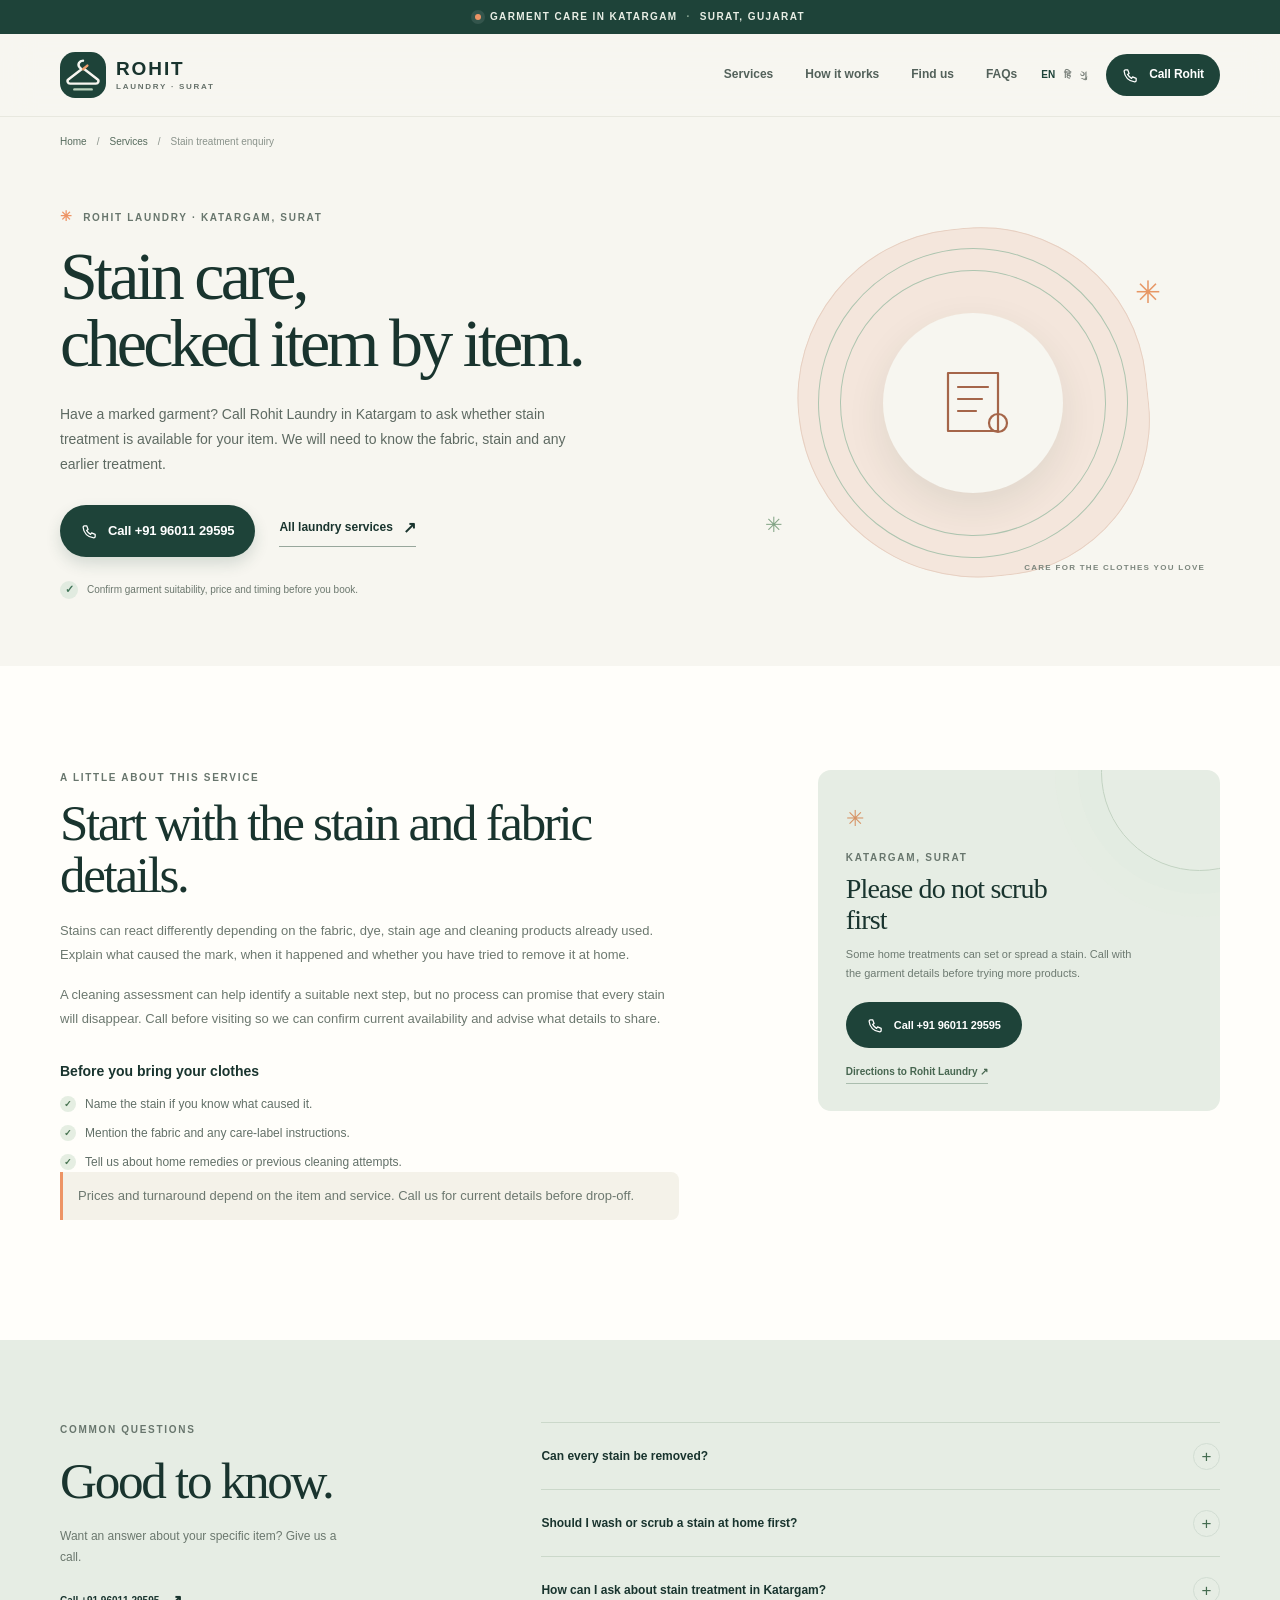
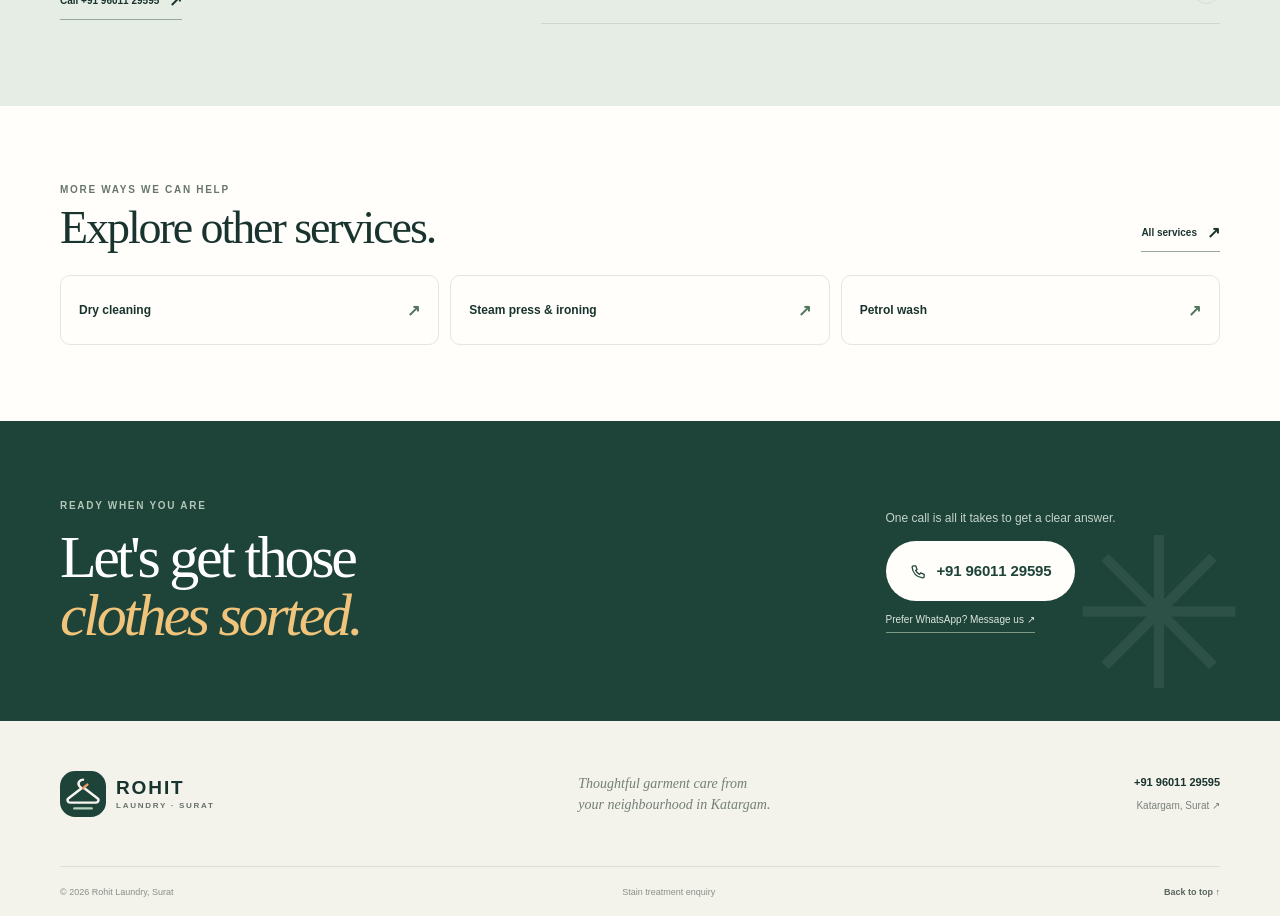
<file: services/stain-treatment/index.html>
<!doctype html>
<html lang="en">
<head>
  <meta charset="utf-8"><meta name="viewport" content="width=device-width, initial-scale=1, viewport-fit=cover"><meta name="theme-color" content="#f7f6f0">
  <meta name="description" content="Ask Rohit Laundry about stain treatment for garments in Katargam, Surat. Results vary by stain, fabric and prior treatment. Call +91 96011 29595."><meta name="robots" content="index,follow,max-image-preview:large">
  <link rel="canonical" href="https://rohit-laundry-katargam.netlify.app/services/stain-treatment/"><link rel="icon" href="../../assets/rohit-mark.svg" type="image/svg+xml"><link rel="stylesheet" href="../../assets/site.css"><link rel="stylesheet" href="../../assets/service-pages.css">
  <meta property="og:type" content="website"><meta property="og:site_name" content="Rohit Laundry"><meta property="og:title" content="Stain Treatment in Katargam, Surat | Rohit Laundry"><meta property="og:description" content="Ask Rohit Laundry about stain treatment for garments in Katargam, Surat. Results vary by stain, fabric and prior treatment. Call +91 96011 29595."><meta property="og:url" content="https://rohit-laundry-katargam.netlify.app/services/stain-treatment/">
  <title>Stain Treatment in Katargam, Surat | Rohit Laundry</title>
  <script type="application/ld+json">{"@context":"https://schema.org","@type":"Service","name":"Stain treatment enquiry","serviceType":"stain removal laundry service in Katargam, Surat","url":"https://rohit-laundry-katargam.netlify.app/services/stain-treatment/","provider":{"@id":"https://rohit-laundry-katargam.netlify.app/#rohit-laundry"},"areaServed":{"@type":"Place","name":"Katargam, Surat"}}</script>
  <script src="../../assets/analytics.js"></script><script async src="https://www.googletagmanager.com/gtag/js?id=G-PS2PPYDTHQ"></script>
</head>
<body>
  <a class="skip-link" href="#main">Skip to content</a>
  <div class="topline"><span class="topline-dot" aria-hidden="true"></span> GARMENT CARE IN KATARGAM <span class="topline-sep">·</span> SURAT, GUJARAT</div>
  <header class="site-header"><div class="header-inner wrap"><a class="brand" href="/" aria-label="Rohit Laundry home"><img src="../../assets/rohit-mark.svg" width="48" height="48" alt=""><span class="brand-copy"><strong>ROHIT</strong><small>LAUNDRY · SURAT</small></span></a><button class="menu-toggle" type="button" aria-expanded="false" aria-controls="primary-nav" aria-label="Open menu"><span></span><span></span></button><nav class="primary-nav" id="primary-nav" aria-label="Main navigation"><a href="/#services">Services</a><a href="/#process">How it works</a><a href="/#local">Find us</a><a href="/#faq">FAQs</a></nav><div class="header-actions"><div class="language-links" aria-label="Choose language"><a class="active" href="/" lang="en">EN</a><a href="/hi/" lang="hi">हि</a><a href="/gu/" lang="gu">ગુ</a></div><a class="button button-dark button-small" href="tel:+919601129595"><svg aria-hidden="true" viewBox="0 0 24 24"><path d="M5 4h3l2 5-2.1 1.5a15 15 0 0 0 5.6 5.6L15 14l5 2v3a2 2 0 0 1-2 2A16 16 0 0 1 3 6a2 2 0 0 1 2-2Z"/></svg> Call Rohit</a></div></div></header>
  <main id="main">
    <nav class="breadcrumbs wrap" aria-label="Breadcrumb"><a href="/">Home</a><span aria-hidden="true">/</span><a href="/#services">Services</a><span aria-hidden="true">/</span><span aria-current="page">Stain treatment enquiry</span></nav>
    <section class="service-detail-hero wrap"><div class="service-detail-copy reveal"><p class="eyebrow"><span class="eyebrow-mark" aria-hidden="true">✳</span> ROHIT LAUNDRY · KATARGAM, SURAT</p><h1>Stain care,<br>checked item by item.</h1><p class="hero-lead">Have a marked garment? Call Rohit Laundry in Katargam to ask whether stain treatment is available for your item. We will need to know the fabric, stain and any earlier treatment.</p><div class="hero-actions"><a class="button button-primary" href="tel:+919601129595"><svg aria-hidden="true" viewBox="0 0 24 24"><path d="M5 4h3l2 5-2.1 1.5a15 15 0 0 0 5.6 5.6L15 14l5 2v3a2 2 0 0 1-2 2A16 16 0 0 1 3 6a2 2 0 0 1 2-2Z"/></svg> Call +91 96011 29595</a><a class="text-link" href="/#services">All laundry services <span aria-hidden="true">↗</span></a></div><div class="hero-note"><span class="note-check" aria-hidden="true">✓</span><span>Confirm garment suitability, price and timing before you book.</span></div></div><div class="service-detail-art reveal clean" aria-hidden="true"><div class="detail-art-backdrop"></div><div class="detail-art-mark"><svg viewBox="0 0 120 100"><path d="M35 20h50v58H35z"/><path d="M45 34h30M45 46h24M45 58h18"/><circle cx="85" cy="70" r="9"/></svg></div><span class="detail-art-spark spark-one">✳</span><span class="detail-art-spark spark-two">✳</span><span class="detail-art-caption">CARE FOR THE CLOTHES YOU LOVE</span></div></section>
    <section class="detail-content section"><div class="wrap detail-layout"><article class="detail-copy reveal"><p class="eyebrow">A LITTLE ABOUT THIS SERVICE</p><h2>Start with the stain and fabric details.</h2><p>Stains can react differently depending on the fabric, dye, stain age and cleaning products already used. Explain what caused the mark, when it happened and whether you have tried to remove it at home.</p>
<p>A cleaning assessment can help identify a suitable next step, but no process can promise that every stain will disappear. Call before visiting so we can confirm current availability and advise what details to share.</p><h3>Before you bring your clothes</h3><ul class="care-checklist"><li>Name the stain if you know what caused it.</li>
<li>Mention the fabric and any care-label instructions.</li>
<li>Tell us about home remedies or previous cleaning attempts.</li></ul><p class="detail-callout">Prices and turnaround depend on the item and service. Call us for current details before drop-off.</p></article><aside class="detail-side reveal"><span class="side-mark" aria-hidden="true">✳</span><p class="eyebrow">KATARGAM, SURAT</p><h3>Please do not scrub first</h3><p>Some home treatments can set or spread a stain. Call with the garment details before trying more products.</p><a class="button button-dark" href="tel:+919601129595"><svg aria-hidden="true" viewBox="0 0 24 24"><path d="M5 4h3l2 5-2.1 1.5a15 15 0 0 0 5.6 5.6L15 14l5 2v3a2 2 0 0 1-2 2A16 16 0 0 1 3 6a2 2 0 0 1 2-2Z"/></svg> Call +91 96011 29595</a><a class="side-directions" href="https://maps.google.com/?q=Rohit+Laundry%2C+Katargam%2C+Surat" target="_blank" rel="noopener noreferrer">Directions to Rohit Laundry ↗</a></aside></div></section>
    <section class="service-faq section"><div class="wrap service-faq-layout"><div class="reveal"><p class="eyebrow">COMMON QUESTIONS</p><h2>Good to know.</h2><p class="faq-subline">Want an answer about your specific item? Give us a call.</p><a class="text-link" href="tel:+919601129595">Call +91 96011 29595 <span aria-hidden="true">↗</span></a></div><div class="faq-list reveal"><details class="faq-item"><summary>Can every stain be removed?</summary><div class="faq-answer"><p>No. Results depend on the stain, fabric, dye, stain age and previous treatment. No complete-removal result can be guaranteed.</p></div></details>
<details class="faq-item"><summary>Should I wash or scrub a stain at home first?</summary><div class="faq-answer"><p>Avoid further treatment until you have checked the care label and discussed the fabric and stain with a professional.</p></div></details>
<details class="faq-item"><summary>How can I ask about stain treatment in Katargam?</summary><div class="faq-answer"><p>Call +91 96011 29595 with the garment type, fabric and stain details to check availability and current pricing.</p></div></details></div></div></section>
    <section class="related-services"><div class="wrap"><div class="related-heading"><div><p class="eyebrow">MORE WAYS WE CAN HELP</p><h2>Explore other services.</h2></div><a class="text-link" href="/#services">All services <span aria-hidden="true">↗</span></a></div><div class="related-grid"><a class="related-link" href="/services/dry-cleaning/"><span>Dry cleaning</span><span aria-hidden="true">↗</span></a>
<a class="related-link" href="/services/steam-press/"><span>Steam press &amp; ironing</span><span aria-hidden="true">↗</span></a>
<a class="related-link" href="/services/petrol-wash/"><span>Petrol wash</span><span aria-hidden="true">↗</span></a></div></div></section>
    <section class="final-cta"><div class="wrap final-cta-inner"><div><p class="eyebrow">READY WHEN YOU ARE</p><h2>Let's get those<br><em>clothes sorted.</em></h2></div><div class="final-cta-action"><p>One call is all it takes to get a clear answer.</p><a class="button button-light button-large" href="tel:+919601129595"><svg aria-hidden="true" viewBox="0 0 24 24"><path d="M5 4h3l2 5-2.1 1.5a15 15 0 0 0 5.6 5.6L15 14l5 2v3a2 2 0 0 1-2 2A16 16 0 0 1 3 6a2 2 0 0 1 2-2Z"/></svg> +91 96011 29595</a><a class="whatsapp-link" href="https://wa.me/919601129595?text=Hi%20Rohit%20Laundry%2C%20I%27d%20like%20to%20ask%20about%20your%20services." target="_blank" rel="noopener noreferrer">Prefer WhatsApp? Message us ↗</a></div><span class="final-spark" aria-hidden="true">✳</span></div></section>
  </main>
  <footer class="site-footer"><div class="wrap footer-top"><a class="brand footer-brand" href="/"><img src="../../assets/rohit-mark.svg" width="48" height="48" alt=""><span class="brand-copy"><strong>ROHIT</strong><small>LAUNDRY · SURAT</small></span></a><p>Thoughtful garment care from<br>your neighbourhood in Katargam.</p><div class="footer-links"><a href="tel:+919601129595">+91 96011 29595</a><a href="/#local">Katargam, Surat ↗</a></div></div><div class="wrap footer-bottom"><span>© <span data-year>2026</span> Rohit Laundry, Surat</span><span>Stain treatment enquiry</span><a href="#main">Back to top ↑</a></div></footer>
  <div class="mobile-call-bar" aria-label="Contact Rohit Laundry"><span>Need laundry in Surat?</span><a href="tel:+919601129595"><svg aria-hidden="true" viewBox="0 0 24 24"><path d="M5 4h3l2 5-2.1 1.5a15 15 0 0 0 5.6 5.6L15 14l5 2v3a2 2 0 0 1-2 2A16 16 0 0 1 3 6a2 2 0 0 1 2-2Z"/></svg> Call now</a></div>
  <script src="../../assets/site.js" defer></script><script type="application/ld+json">{"@context":"https://schema.org","@type":"FAQPage","mainEntity":[{"@type":"Question","name":"Can every stain be removed?","acceptedAnswer":{"@type":"Answer","text":"No. Results depend on the stain, fabric, dye, stain age and previous treatment. No complete-removal result can be guaranteed."}},{"@type":"Question","name":"Should I wash or scrub a stain at home first?","acceptedAnswer":{"@type":"Answer","text":"Avoid further treatment until you have checked the care label and discussed the fabric and stain with a professional."}},{"@type":"Question","name":"How can I ask about stain treatment in Katargam?","acceptedAnswer":{"@type":"Answer","text":"Call +91 96011 29595 with the garment type, fabric and stain details to check availability and current pricing."}}]}</script>
</body></html>
</file>
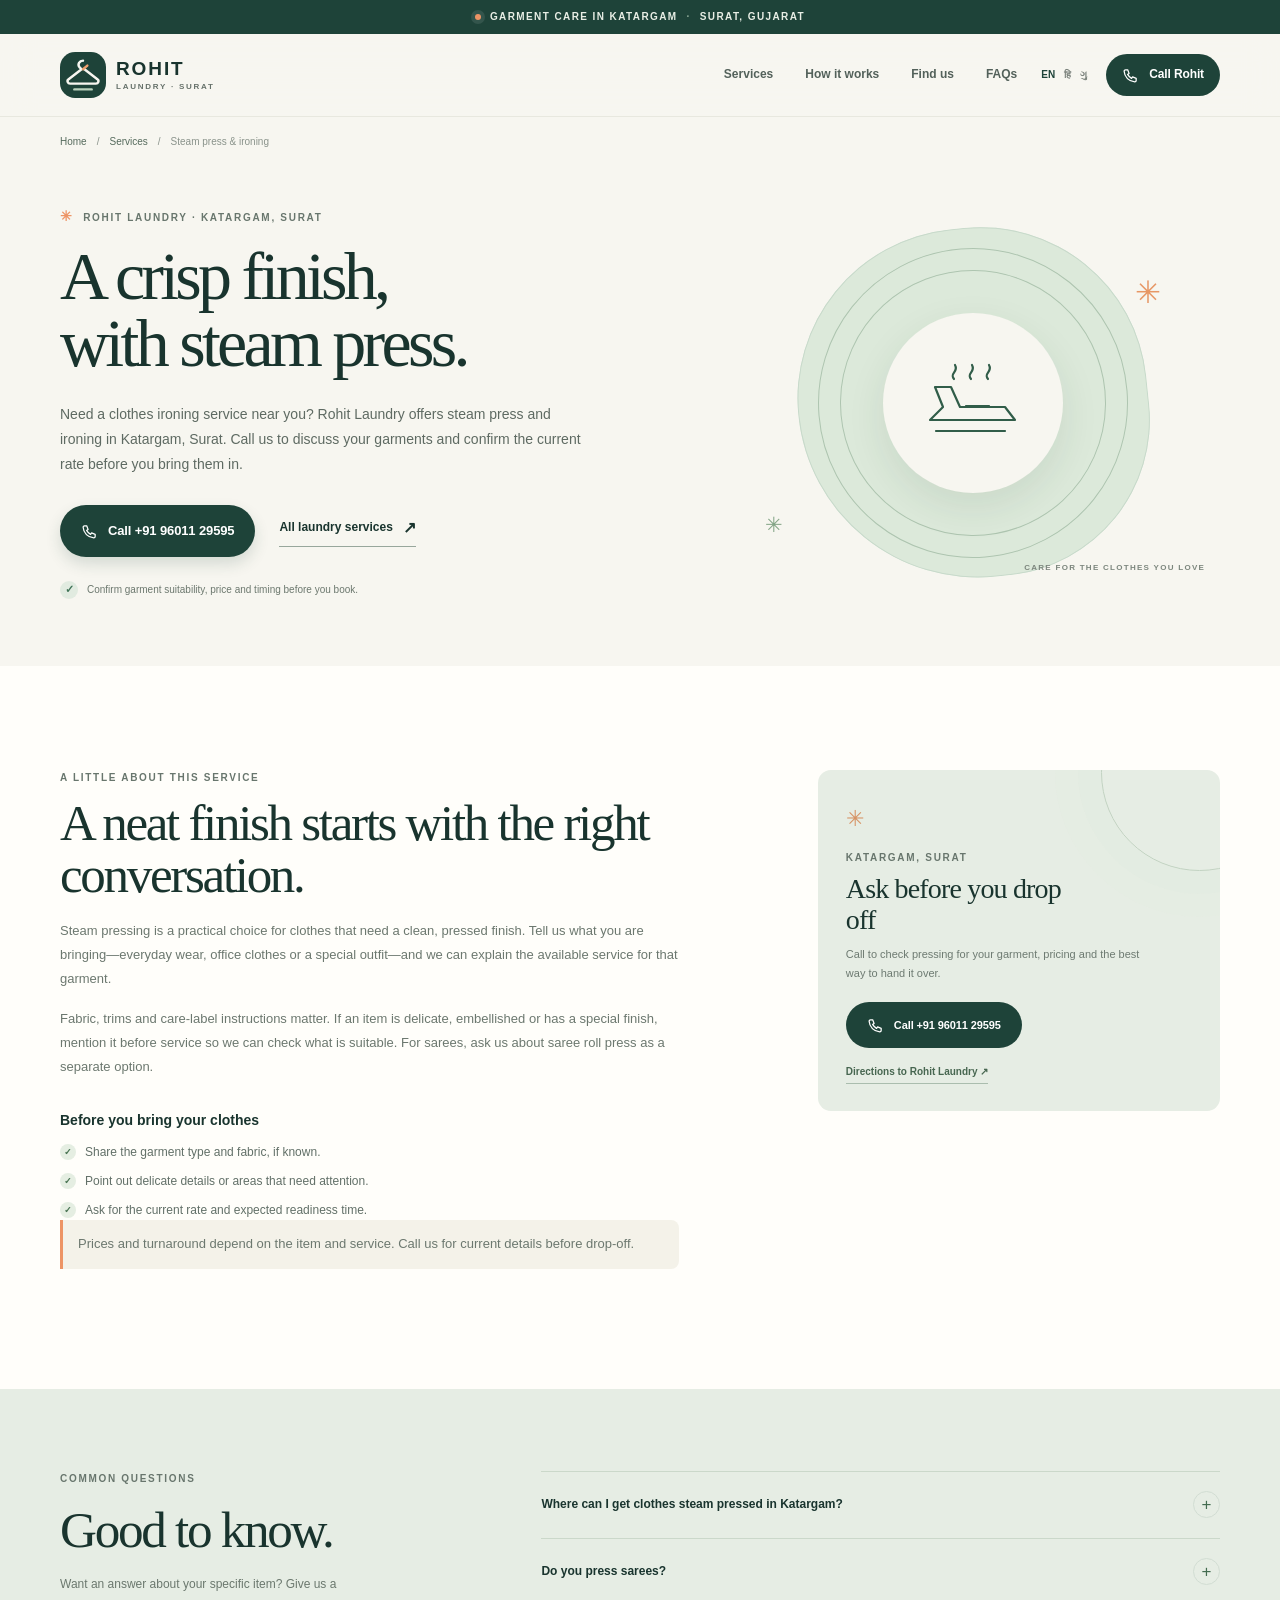
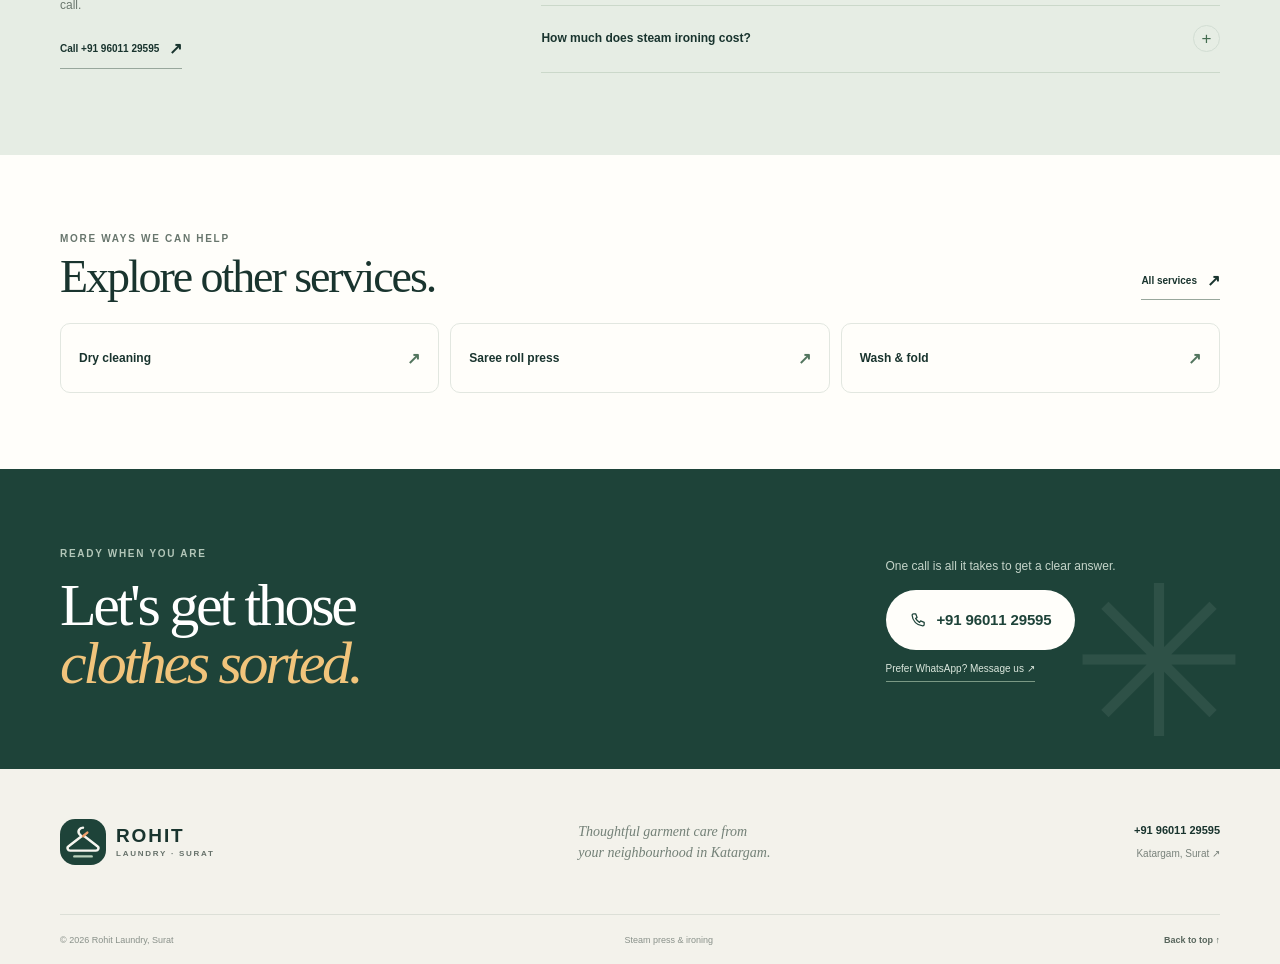
<file: services/steam-press/index.html>
<!doctype html>
<html lang="en">
<head>
  <meta charset="utf-8"><meta name="viewport" content="width=device-width, initial-scale=1, viewport-fit=cover"><meta name="theme-color" content="#f7f6f0">
  <meta name="description" content="Looking for clothes ironing or steam press in Katargam, Surat? Ask Rohit Laundry about garment suitability, current pricing and availability. Call +91 96011 29595."><meta name="robots" content="index,follow,max-image-preview:large">
  <link rel="canonical" href="https://rohit-laundry-katargam.netlify.app/services/steam-press/"><link rel="icon" href="../../assets/rohit-mark.svg" type="image/svg+xml"><link rel="stylesheet" href="../../assets/site.css"><link rel="stylesheet" href="../../assets/service-pages.css">
  <meta property="og:type" content="website"><meta property="og:site_name" content="Rohit Laundry"><meta property="og:title" content="Steam Press &amp; Ironing in Katargam, Surat | Rohit Laundry"><meta property="og:description" content="Looking for clothes ironing or steam press in Katargam, Surat? Ask Rohit Laundry about garment suitability, current pricing and availability. Call +91 96011 29595."><meta property="og:url" content="https://rohit-laundry-katargam.netlify.app/services/steam-press/">
  <title>Steam Press &amp; Ironing in Katargam, Surat | Rohit Laundry</title>
  <script type="application/ld+json">{"@context":"https://schema.org","@type":"Service","name":"Steam press & ironing","serviceType":"steam press and ironing service in Katargam, Surat","url":"https://rohit-laundry-katargam.netlify.app/services/steam-press/","provider":{"@id":"https://rohit-laundry-katargam.netlify.app/#rohit-laundry"},"areaServed":{"@type":"Place","name":"Katargam, Surat"}}</script>
  <script src="../../assets/analytics.js"></script><script async src="https://www.googletagmanager.com/gtag/js?id=G-PS2PPYDTHQ"></script>
</head>
<body>
  <a class="skip-link" href="#main">Skip to content</a>
  <div class="topline"><span class="topline-dot" aria-hidden="true"></span> GARMENT CARE IN KATARGAM <span class="topline-sep">·</span> SURAT, GUJARAT</div>
  <header class="site-header"><div class="header-inner wrap"><a class="brand" href="/" aria-label="Rohit Laundry home"><img src="../../assets/rohit-mark.svg" width="48" height="48" alt=""><span class="brand-copy"><strong>ROHIT</strong><small>LAUNDRY · SURAT</small></span></a><button class="menu-toggle" type="button" aria-expanded="false" aria-controls="primary-nav" aria-label="Open menu"><span></span><span></span></button><nav class="primary-nav" id="primary-nav" aria-label="Main navigation"><a href="/#services">Services</a><a href="/#process">How it works</a><a href="/#local">Find us</a><a href="/#faq">FAQs</a></nav><div class="header-actions"><div class="language-links" aria-label="Choose language"><a class="active" href="/" lang="en">EN</a><a href="/hi/" lang="hi">हि</a><a href="/gu/" lang="gu">ગુ</a></div><a class="button button-dark button-small" href="tel:+919601129595"><svg aria-hidden="true" viewBox="0 0 24 24"><path d="M5 4h3l2 5-2.1 1.5a15 15 0 0 0 5.6 5.6L15 14l5 2v3a2 2 0 0 1-2 2A16 16 0 0 1 3 6a2 2 0 0 1 2-2Z"/></svg> Call Rohit</a></div></div></header>
  <main id="main">
    <nav class="breadcrumbs wrap" aria-label="Breadcrumb"><a href="/">Home</a><span aria-hidden="true">/</span><a href="/#services">Services</a><span aria-hidden="true">/</span><span aria-current="page">Steam press &amp; ironing</span></nav>
    <section class="service-detail-hero wrap"><div class="service-detail-copy reveal"><p class="eyebrow"><span class="eyebrow-mark" aria-hidden="true">✳</span> ROHIT LAUNDRY · KATARGAM, SURAT</p><h1>A crisp finish,<br>with steam press.</h1><p class="hero-lead">Need a clothes ironing service near you? Rohit Laundry offers steam press and ironing in Katargam, Surat. Call us to discuss your garments and confirm the current rate before you bring them in.</p><div class="hero-actions"><a class="button button-primary" href="tel:+919601129595"><svg aria-hidden="true" viewBox="0 0 24 24"><path d="M5 4h3l2 5-2.1 1.5a15 15 0 0 0 5.6 5.6L15 14l5 2v3a2 2 0 0 1-2 2A16 16 0 0 1 3 6a2 2 0 0 1 2-2Z"/></svg> Call +91 96011 29595</a><a class="text-link" href="/#services">All laundry services <span aria-hidden="true">↗</span></a></div><div class="hero-note"><span class="note-check" aria-hidden="true">✓</span><span>Confirm garment suitability, price and timing before you book.</span></div></div><div class="service-detail-art reveal press" aria-hidden="true"><div class="detail-art-backdrop"></div><div class="detail-art-mark"><svg viewBox="0 0 120 100"><path d="M17 67h85l-10-13H47l-9-20H22l8 20-13 13Z"/><path d="M53 53h23M23 78h69M41 26c-5-6 5-7 1-14m16 14c-5-6 5-7 1-14m16 14c-5-6 5-7 1-14"/></svg></div><span class="detail-art-spark spark-one">✳</span><span class="detail-art-spark spark-two">✳</span><span class="detail-art-caption">CARE FOR THE CLOTHES YOU LOVE</span></div></section>
    <section class="detail-content section"><div class="wrap detail-layout"><article class="detail-copy reveal"><p class="eyebrow">A LITTLE ABOUT THIS SERVICE</p><h2>A neat finish starts with the right conversation.</h2><p>Steam pressing is a practical choice for clothes that need a clean, pressed finish. Tell us what you are bringing—everyday wear, office clothes or a special outfit—and we can explain the available service for that garment.</p>
<p>Fabric, trims and care-label instructions matter. If an item is delicate, embellished or has a special finish, mention it before service so we can check what is suitable. For sarees, ask us about saree roll press as a separate option.</p><h3>Before you bring your clothes</h3><ul class="care-checklist"><li>Share the garment type and fabric, if known.</li>
<li>Point out delicate details or areas that need attention.</li>
<li>Ask for the current rate and expected readiness time.</li></ul><p class="detail-callout">Prices and turnaround depend on the item and service. Call us for current details before drop-off.</p></article><aside class="detail-side reveal"><span class="side-mark" aria-hidden="true">✳</span><p class="eyebrow">KATARGAM, SURAT</p><h3>Ask before you drop off</h3><p>Call to check pressing for your garment, pricing and the best way to hand it over.</p><a class="button button-dark" href="tel:+919601129595"><svg aria-hidden="true" viewBox="0 0 24 24"><path d="M5 4h3l2 5-2.1 1.5a15 15 0 0 0 5.6 5.6L15 14l5 2v3a2 2 0 0 1-2 2A16 16 0 0 1 3 6a2 2 0 0 1 2-2Z"/></svg> Call +91 96011 29595</a><a class="side-directions" href="https://maps.google.com/?q=Rohit+Laundry%2C+Katargam%2C+Surat" target="_blank" rel="noopener noreferrer">Directions to Rohit Laundry ↗</a></aside></div></section>
    <section class="service-faq section"><div class="wrap service-faq-layout"><div class="reveal"><p class="eyebrow">COMMON QUESTIONS</p><h2>Good to know.</h2><p class="faq-subline">Want an answer about your specific item? Give us a call.</p><a class="text-link" href="tel:+919601129595">Call +91 96011 29595 <span aria-hidden="true">↗</span></a></div><div class="faq-list reveal"><details class="faq-item"><summary>Where can I get clothes steam pressed in Katargam?</summary><div class="faq-answer"><p>Rohit Laundry is based in Katargam, Surat. Call +91 96011 29595 to confirm the service, current rate and address details.</p></div></details>
<details class="faq-item"><summary>Do you press sarees?</summary><div class="faq-answer"><p>Saree roll press is listed as a separate service. Call to discuss your saree’s fabric and finishing needs.</p></div></details>
<details class="faq-item"><summary>How much does steam ironing cost?</summary><div class="faq-answer"><p>Rates depend on the garment and service. Call us for the current price before bringing your clothes.</p></div></details></div></div></section>
    <section class="related-services"><div class="wrap"><div class="related-heading"><div><p class="eyebrow">MORE WAYS WE CAN HELP</p><h2>Explore other services.</h2></div><a class="text-link" href="/#services">All services <span aria-hidden="true">↗</span></a></div><div class="related-grid"><a class="related-link" href="/services/dry-cleaning/"><span>Dry cleaning</span><span aria-hidden="true">↗</span></a>
<a class="related-link" href="/services/saree-roll-press/"><span>Saree roll press</span><span aria-hidden="true">↗</span></a>
<a class="related-link" href="/services/wash-and-fold/"><span>Wash &amp; fold</span><span aria-hidden="true">↗</span></a></div></div></section>
    <section class="final-cta"><div class="wrap final-cta-inner"><div><p class="eyebrow">READY WHEN YOU ARE</p><h2>Let's get those<br><em>clothes sorted.</em></h2></div><div class="final-cta-action"><p>One call is all it takes to get a clear answer.</p><a class="button button-light button-large" href="tel:+919601129595"><svg aria-hidden="true" viewBox="0 0 24 24"><path d="M5 4h3l2 5-2.1 1.5a15 15 0 0 0 5.6 5.6L15 14l5 2v3a2 2 0 0 1-2 2A16 16 0 0 1 3 6a2 2 0 0 1 2-2Z"/></svg> +91 96011 29595</a><a class="whatsapp-link" href="https://wa.me/919601129595?text=Hi%20Rohit%20Laundry%2C%20I%27d%20like%20to%20ask%20about%20your%20services." target="_blank" rel="noopener noreferrer">Prefer WhatsApp? Message us ↗</a></div><span class="final-spark" aria-hidden="true">✳</span></div></section>
  </main>
  <footer class="site-footer"><div class="wrap footer-top"><a class="brand footer-brand" href="/"><img src="../../assets/rohit-mark.svg" width="48" height="48" alt=""><span class="brand-copy"><strong>ROHIT</strong><small>LAUNDRY · SURAT</small></span></a><p>Thoughtful garment care from<br>your neighbourhood in Katargam.</p><div class="footer-links"><a href="tel:+919601129595">+91 96011 29595</a><a href="/#local">Katargam, Surat ↗</a></div></div><div class="wrap footer-bottom"><span>© <span data-year>2026</span> Rohit Laundry, Surat</span><span>Steam press &amp; ironing</span><a href="#main">Back to top ↑</a></div></footer>
  <div class="mobile-call-bar" aria-label="Contact Rohit Laundry"><span>Need laundry in Surat?</span><a href="tel:+919601129595"><svg aria-hidden="true" viewBox="0 0 24 24"><path d="M5 4h3l2 5-2.1 1.5a15 15 0 0 0 5.6 5.6L15 14l5 2v3a2 2 0 0 1-2 2A16 16 0 0 1 3 6a2 2 0 0 1 2-2Z"/></svg> Call now</a></div>
  <script src="../../assets/site.js" defer></script><script type="application/ld+json">{"@context":"https://schema.org","@type":"FAQPage","mainEntity":[{"@type":"Question","name":"Where can I get clothes steam pressed in Katargam?","acceptedAnswer":{"@type":"Answer","text":"Rohit Laundry is based in Katargam, Surat. Call +91 96011 29595 to confirm the service, current rate and address details."}},{"@type":"Question","name":"Do you press sarees?","acceptedAnswer":{"@type":"Answer","text":"Saree roll press is listed as a separate service. Call to discuss your saree’s fabric and finishing needs."}},{"@type":"Question","name":"How much does steam ironing cost?","acceptedAnswer":{"@type":"Answer","text":"Rates depend on the garment and service. Call us for the current price before bringing your clothes."}}]}</script>
</body></html>
</file>
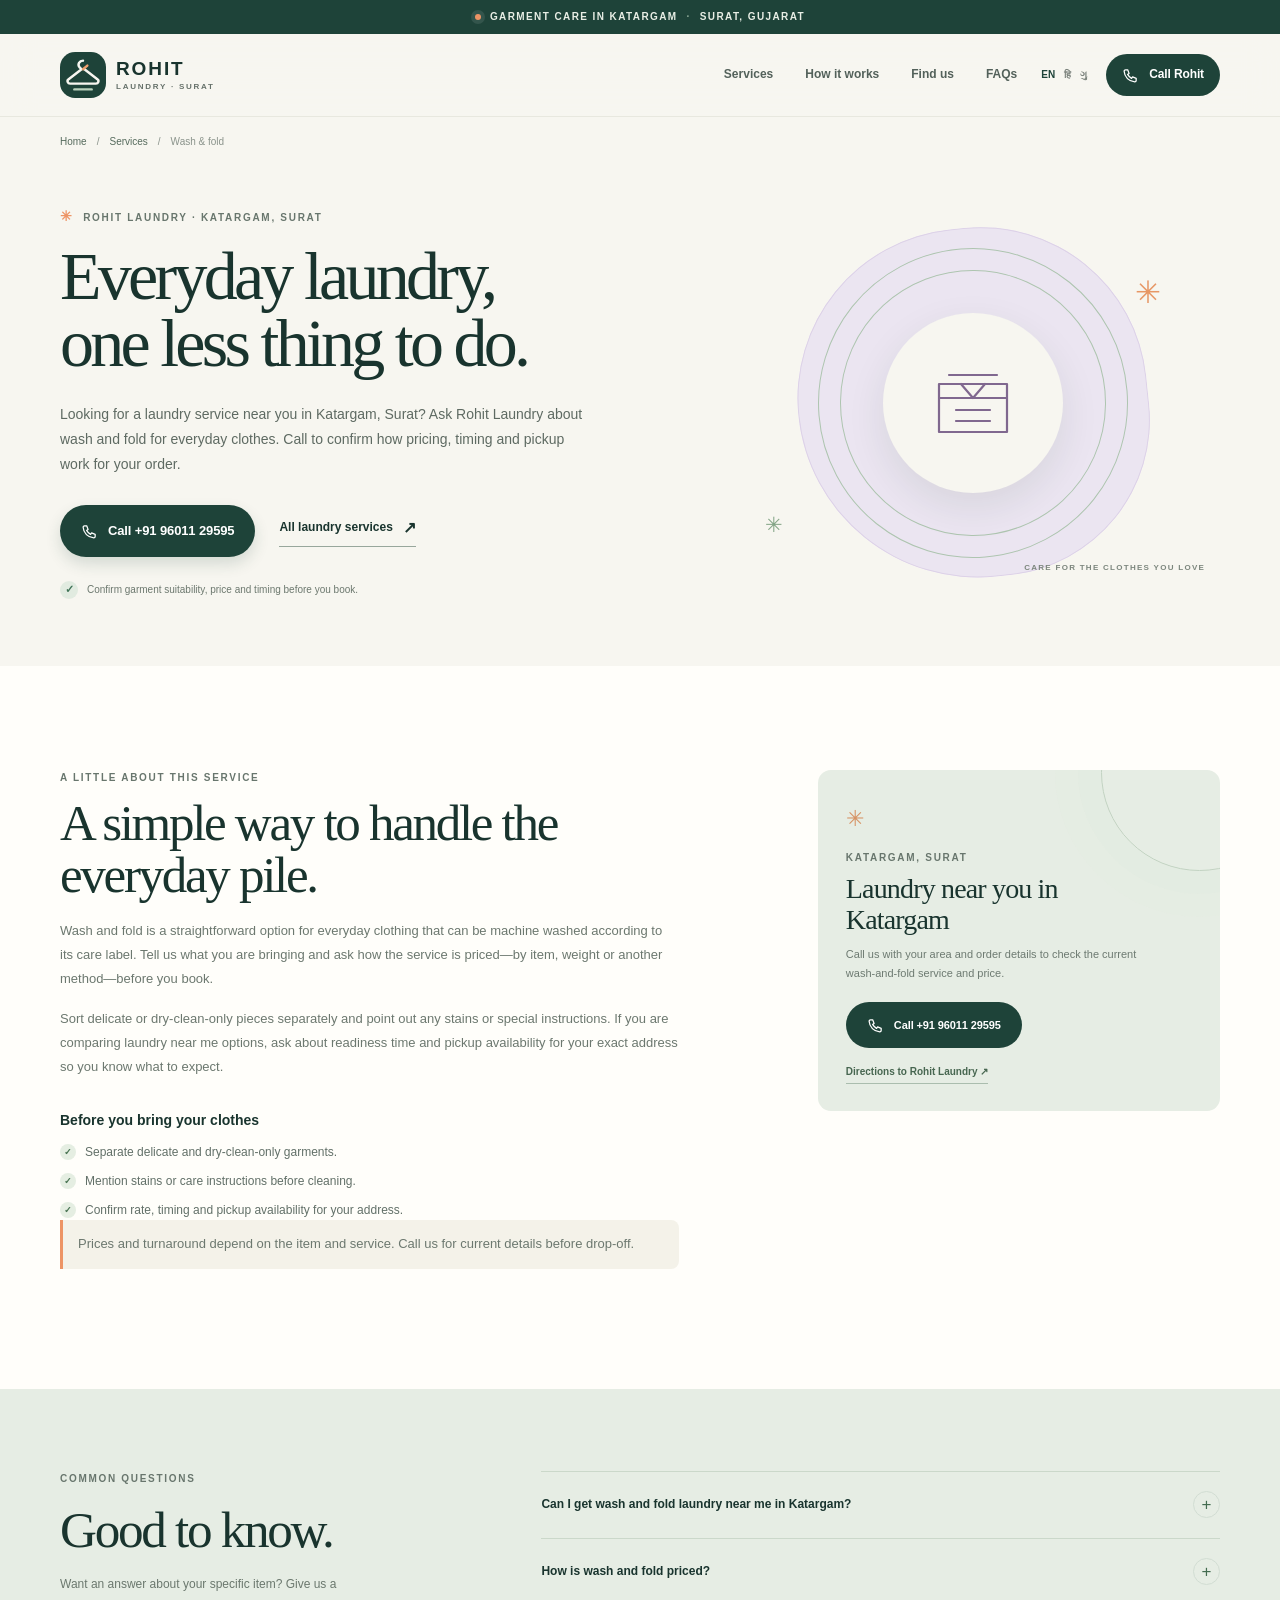
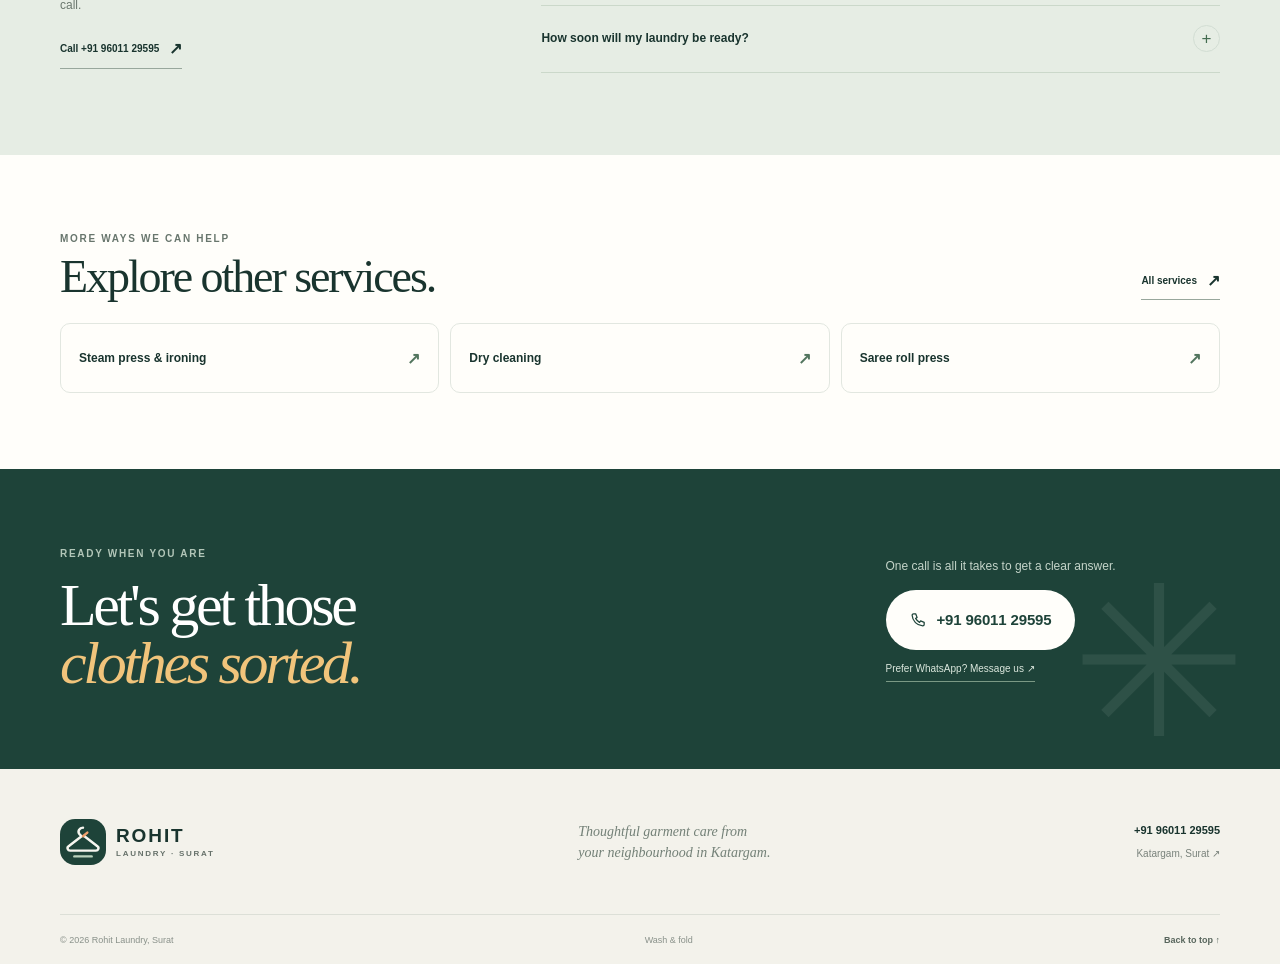
<file: services/wash-and-fold/index.html>
<!doctype html>
<html lang="en">
<head>
  <meta charset="utf-8"><meta name="viewport" content="width=device-width, initial-scale=1, viewport-fit=cover"><meta name="theme-color" content="#f7f6f0">
  <meta name="description" content="Need everyday laundry in Katargam, Surat? Call Rohit Laundry about wash and fold, current rates, service timing and pickup availability: +91 96011 29595."><meta name="robots" content="index,follow,max-image-preview:large">
  <link rel="canonical" href="https://rohit-laundry-katargam.netlify.app/services/wash-and-fold/"><link rel="icon" href="../../assets/rohit-mark.svg" type="image/svg+xml"><link rel="stylesheet" href="../../assets/site.css"><link rel="stylesheet" href="../../assets/service-pages.css">
  <meta property="og:type" content="website"><meta property="og:site_name" content="Rohit Laundry"><meta property="og:title" content="Wash &amp; Fold Laundry in Katargam, Surat | Rohit Laundry"><meta property="og:description" content="Need everyday laundry in Katargam, Surat? Call Rohit Laundry about wash and fold, current rates, service timing and pickup availability: +91 96011 29595."><meta property="og:url" content="https://rohit-laundry-katargam.netlify.app/services/wash-and-fold/">
  <title>Wash &amp; Fold Laundry in Katargam, Surat | Rohit Laundry</title>
  <script type="application/ld+json">{"@context":"https://schema.org","@type":"Service","name":"Wash & fold","serviceType":"wash and fold laundry service in Katargam, Surat","url":"https://rohit-laundry-katargam.netlify.app/services/wash-and-fold/","provider":{"@id":"https://rohit-laundry-katargam.netlify.app/#rohit-laundry"},"areaServed":{"@type":"Place","name":"Katargam, Surat"}}</script>
  <script src="../../assets/analytics.js"></script><script async src="https://www.googletagmanager.com/gtag/js?id=G-PS2PPYDTHQ"></script>
</head>
<body>
  <a class="skip-link" href="#main">Skip to content</a>
  <div class="topline"><span class="topline-dot" aria-hidden="true"></span> GARMENT CARE IN KATARGAM <span class="topline-sep">·</span> SURAT, GUJARAT</div>
  <header class="site-header"><div class="header-inner wrap"><a class="brand" href="/" aria-label="Rohit Laundry home"><img src="../../assets/rohit-mark.svg" width="48" height="48" alt=""><span class="brand-copy"><strong>ROHIT</strong><small>LAUNDRY · SURAT</small></span></a><button class="menu-toggle" type="button" aria-expanded="false" aria-controls="primary-nav" aria-label="Open menu"><span></span><span></span></button><nav class="primary-nav" id="primary-nav" aria-label="Main navigation"><a href="/#services">Services</a><a href="/#process">How it works</a><a href="/#local">Find us</a><a href="/#faq">FAQs</a></nav><div class="header-actions"><div class="language-links" aria-label="Choose language"><a class="active" href="/" lang="en">EN</a><a href="/hi/" lang="hi">हि</a><a href="/gu/" lang="gu">ગુ</a></div><a class="button button-dark button-small" href="tel:+919601129595"><svg aria-hidden="true" viewBox="0 0 24 24"><path d="M5 4h3l2 5-2.1 1.5a15 15 0 0 0 5.6 5.6L15 14l5 2v3a2 2 0 0 1-2 2A16 16 0 0 1 3 6a2 2 0 0 1 2-2Z"/></svg> Call Rohit</a></div></div></header>
  <main id="main">
    <nav class="breadcrumbs wrap" aria-label="Breadcrumb"><a href="/">Home</a><span aria-hidden="true">/</span><a href="/#services">Services</a><span aria-hidden="true">/</span><span aria-current="page">Wash &amp; fold</span></nav>
    <section class="service-detail-hero wrap"><div class="service-detail-copy reveal"><p class="eyebrow"><span class="eyebrow-mark" aria-hidden="true">✳</span> ROHIT LAUNDRY · KATARGAM, SURAT</p><h1>Everyday laundry,<br>one less thing to do.</h1><p class="hero-lead">Looking for a laundry service near you in Katargam, Surat? Ask Rohit Laundry about wash and fold for everyday clothes. Call to confirm how pricing, timing and pickup work for your order.</p><div class="hero-actions"><a class="button button-primary" href="tel:+919601129595"><svg aria-hidden="true" viewBox="0 0 24 24"><path d="M5 4h3l2 5-2.1 1.5a15 15 0 0 0 5.6 5.6L15 14l5 2v3a2 2 0 0 1-2 2A16 16 0 0 1 3 6a2 2 0 0 1 2-2Z"/></svg> Call +91 96011 29595</a><a class="text-link" href="/#services">All laundry services <span aria-hidden="true">↗</span></a></div><div class="hero-note"><span class="note-check" aria-hidden="true">✓</span><span>Confirm garment suitability, price and timing before you book.</span></div></div><div class="service-detail-art reveal fold" aria-hidden="true"><div class="detail-art-backdrop"></div><div class="detail-art-mark"><svg viewBox="0 0 120 100"><path d="M26 31h68v48H26z"/><path d="M26 45h68M48 31l12 14 12-14M43 57h34M43 68h34"/><path d="M36 22h48"/></svg></div><span class="detail-art-spark spark-one">✳</span><span class="detail-art-spark spark-two">✳</span><span class="detail-art-caption">CARE FOR THE CLOTHES YOU LOVE</span></div></section>
    <section class="detail-content section"><div class="wrap detail-layout"><article class="detail-copy reveal"><p class="eyebrow">A LITTLE ABOUT THIS SERVICE</p><h2>A simple way to handle the everyday pile.</h2><p>Wash and fold is a straightforward option for everyday clothing that can be machine washed according to its care label. Tell us what you are bringing and ask how the service is priced—by item, weight or another method—before you book.</p>
<p>Sort delicate or dry-clean-only pieces separately and point out any stains or special instructions. If you are comparing laundry near me options, ask about readiness time and pickup availability for your exact address so you know what to expect.</p><h3>Before you bring your clothes</h3><ul class="care-checklist"><li>Separate delicate and dry-clean-only garments.</li>
<li>Mention stains or care instructions before cleaning.</li>
<li>Confirm rate, timing and pickup availability for your address.</li></ul><p class="detail-callout">Prices and turnaround depend on the item and service. Call us for current details before drop-off.</p></article><aside class="detail-side reveal"><span class="side-mark" aria-hidden="true">✳</span><p class="eyebrow">KATARGAM, SURAT</p><h3>Laundry near you in Katargam</h3><p>Call us with your area and order details to check the current wash-and-fold service and price.</p><a class="button button-dark" href="tel:+919601129595"><svg aria-hidden="true" viewBox="0 0 24 24"><path d="M5 4h3l2 5-2.1 1.5a15 15 0 0 0 5.6 5.6L15 14l5 2v3a2 2 0 0 1-2 2A16 16 0 0 1 3 6a2 2 0 0 1 2-2Z"/></svg> Call +91 96011 29595</a><a class="side-directions" href="https://maps.google.com/?q=Rohit+Laundry%2C+Katargam%2C+Surat" target="_blank" rel="noopener noreferrer">Directions to Rohit Laundry ↗</a></aside></div></section>
    <section class="service-faq section"><div class="wrap service-faq-layout"><div class="reveal"><p class="eyebrow">COMMON QUESTIONS</p><h2>Good to know.</h2><p class="faq-subline">Want an answer about your specific item? Give us a call.</p><a class="text-link" href="tel:+919601129595">Call +91 96011 29595 <span aria-hidden="true">↗</span></a></div><div class="faq-list reveal"><details class="faq-item"><summary>Can I get wash and fold laundry near me in Katargam?</summary><div class="faq-answer"><p>Rohit Laundry is based in Katargam, Surat. Call to confirm service and any pickup availability for your address.</p></div></details>
<details class="faq-item"><summary>How is wash and fold priced?</summary><div class="faq-answer"><p>Pricing can depend on how the service is arranged and what you bring. Call us for the current rate before booking.</p></div></details>
<details class="faq-item"><summary>How soon will my laundry be ready?</summary><div class="faq-answer"><p>Timing depends on the order and service load. Ask us for an expected readiness time when you call.</p></div></details></div></div></section>
    <section class="related-services"><div class="wrap"><div class="related-heading"><div><p class="eyebrow">MORE WAYS WE CAN HELP</p><h2>Explore other services.</h2></div><a class="text-link" href="/#services">All services <span aria-hidden="true">↗</span></a></div><div class="related-grid"><a class="related-link" href="/services/steam-press/"><span>Steam press &amp; ironing</span><span aria-hidden="true">↗</span></a>
<a class="related-link" href="/services/dry-cleaning/"><span>Dry cleaning</span><span aria-hidden="true">↗</span></a>
<a class="related-link" href="/services/saree-roll-press/"><span>Saree roll press</span><span aria-hidden="true">↗</span></a></div></div></section>
    <section class="final-cta"><div class="wrap final-cta-inner"><div><p class="eyebrow">READY WHEN YOU ARE</p><h2>Let's get those<br><em>clothes sorted.</em></h2></div><div class="final-cta-action"><p>One call is all it takes to get a clear answer.</p><a class="button button-light button-large" href="tel:+919601129595"><svg aria-hidden="true" viewBox="0 0 24 24"><path d="M5 4h3l2 5-2.1 1.5a15 15 0 0 0 5.6 5.6L15 14l5 2v3a2 2 0 0 1-2 2A16 16 0 0 1 3 6a2 2 0 0 1 2-2Z"/></svg> +91 96011 29595</a><a class="whatsapp-link" href="https://wa.me/919601129595?text=Hi%20Rohit%20Laundry%2C%20I%27d%20like%20to%20ask%20about%20your%20services." target="_blank" rel="noopener noreferrer">Prefer WhatsApp? Message us ↗</a></div><span class="final-spark" aria-hidden="true">✳</span></div></section>
  </main>
  <footer class="site-footer"><div class="wrap footer-top"><a class="brand footer-brand" href="/"><img src="../../assets/rohit-mark.svg" width="48" height="48" alt=""><span class="brand-copy"><strong>ROHIT</strong><small>LAUNDRY · SURAT</small></span></a><p>Thoughtful garment care from<br>your neighbourhood in Katargam.</p><div class="footer-links"><a href="tel:+919601129595">+91 96011 29595</a><a href="/#local">Katargam, Surat ↗</a></div></div><div class="wrap footer-bottom"><span>© <span data-year>2026</span> Rohit Laundry, Surat</span><span>Wash &amp; fold</span><a href="#main">Back to top ↑</a></div></footer>
  <div class="mobile-call-bar" aria-label="Contact Rohit Laundry"><span>Need laundry in Surat?</span><a href="tel:+919601129595"><svg aria-hidden="true" viewBox="0 0 24 24"><path d="M5 4h3l2 5-2.1 1.5a15 15 0 0 0 5.6 5.6L15 14l5 2v3a2 2 0 0 1-2 2A16 16 0 0 1 3 6a2 2 0 0 1 2-2Z"/></svg> Call now</a></div>
  <script src="../../assets/site.js" defer></script><script type="application/ld+json">{"@context":"https://schema.org","@type":"FAQPage","mainEntity":[{"@type":"Question","name":"Can I get wash and fold laundry near me in Katargam?","acceptedAnswer":{"@type":"Answer","text":"Rohit Laundry is based in Katargam, Surat. Call to confirm service and any pickup availability for your address."}},{"@type":"Question","name":"How is wash and fold priced?","acceptedAnswer":{"@type":"Answer","text":"Pricing can depend on how the service is arranged and what you bring. Call us for the current rate before booking."}},{"@type":"Question","name":"How soon will my laundry be ready?","acceptedAnswer":{"@type":"Answer","text":"Timing depends on the order and service load. Ask us for an expected readiness time when you call."}}]}</script>
</body></html>
</file>
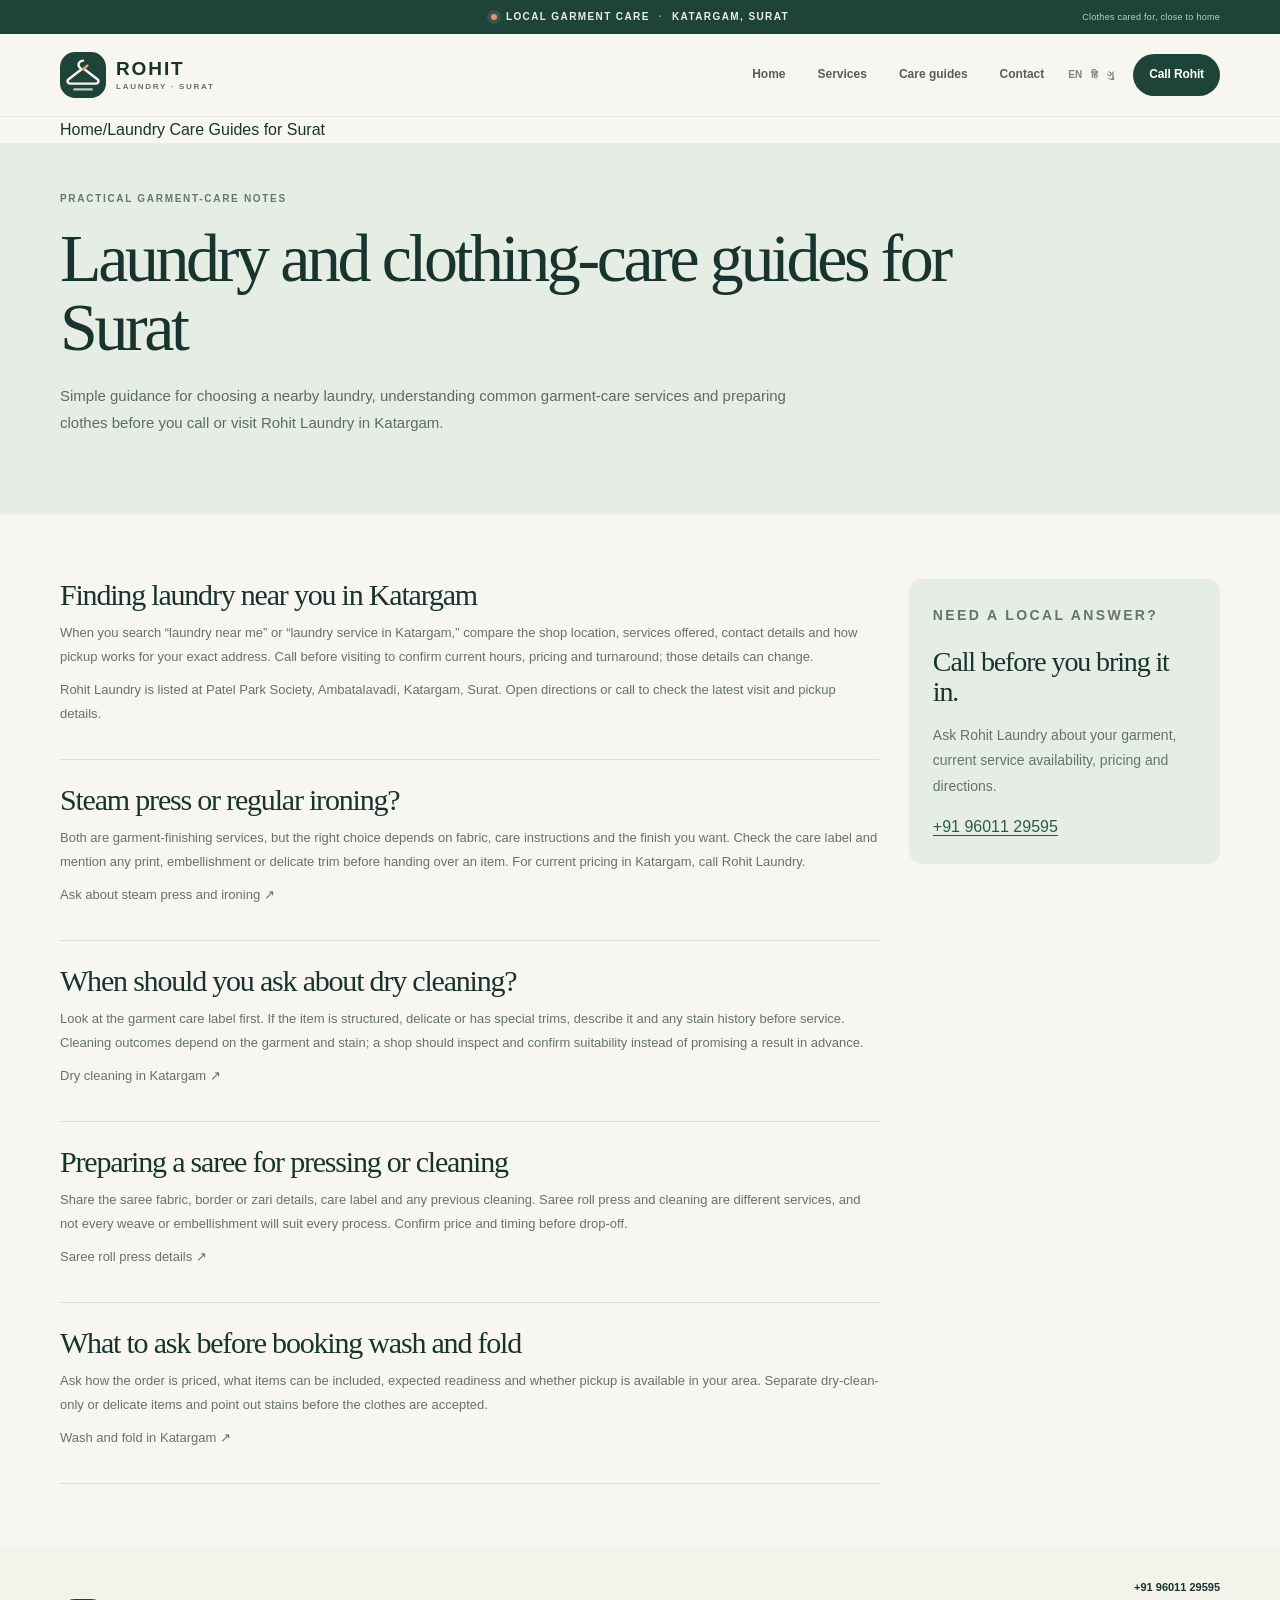
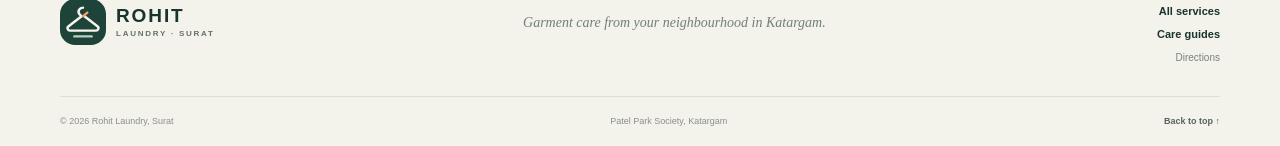
<file: blog.html>
<!doctype html><html lang="en-IN"><head><meta charset="utf-8"><meta name="viewport" content="width=device-width, initial-scale=1, viewport-fit=cover"><meta name="theme-color" content="#f7f6f0"><meta name="description" content="Read practical garment-care guides for laundry near you, steam press, dry cleaning, saree roll press and wash and fold in Katargam, Surat."><meta name="robots" content="index,follow,max-image-preview:large"><link rel="canonical" href="https://rohit-laundry-katargam.netlify.app/blog"><link rel="icon" href="assets/rohit-mark.svg" type="image/svg+xml"><link rel="stylesheet" href="assets/site.css"><link rel="stylesheet" href="assets/content-pages.css"><title>Laundry Care Guides for Surat | Rohit Laundry</title><meta property="og:type" content="website"><meta property="og:site_name" content="Rohit Laundry"><meta property="og:title" content="Laundry Care Guides for Surat | Rohit Laundry"><meta property="og:description" content="Read practical garment-care guides for laundry near you, steam press, dry cleaning, saree roll press and wash and fold in Katargam, Surat."><meta property="og:url" content="https://rohit-laundry-katargam.netlify.app/blog"><script src="assets/analytics.js"></script><script async src="https://www.googletagmanager.com/gtag/js?id=G-PS2PPYDTHQ"></script><script type="application/ld+json">{"@context":"https://schema.org","@type":"Blog","name":"Rohit Laundry Garment Care Guides","url":"https://rohit-laundry-katargam.netlify.app/blog.html"}</script></head><body><a class="skip-link" href="#main">Skip to content</a><div class="topline"><span class="topline-dot" aria-hidden="true"></span> LOCAL GARMENT CARE <span class="topline-sep">·</span> KATARGAM, SURAT <span class="topline-right">Clothes cared for, close to home</span></div><header class="site-header"><div class="header-inner wrap"><a class="brand" href="/" aria-label="Rohit Laundry home"><img src="assets/rohit-mark.svg" width="48" height="48" alt=""><span class="brand-copy"><strong>ROHIT</strong><small>LAUNDRY · SURAT</small></span></a><nav class="primary-nav" aria-label="Main navigation"><a href="/">Home</a><a href="/services.html">Services</a><a href="/blog.html">Care guides</a><a href="/contact.html">Contact</a></nav><div class="header-actions"><div class="language-links" aria-label="Choose language"><a href="/" lang="en">EN</a><a href="/hi/" lang="hi">हि</a><a href="/gu/" lang="gu">ગુ</a></div><a class="button button-dark button-small" href="tel:+919601129595">Call Rohit</a></div></div></header><main id="main"><nav class="breadcrumbs wrap" aria-label="Breadcrumb"><a href="/">Home</a><span aria-hidden="true">/</span><span aria-current="page">Laundry Care Guides for Surat</span></nav><section class="content-hero"><div class="wrap"><p class="eyebrow">PRACTICAL GARMENT-CARE NOTES</p><h1>Laundry and clothing-care guides for Surat</h1><p class="hero-lead">Simple guidance for choosing a nearby laundry, understanding common garment-care services and preparing clothes before you call or visit Rohit Laundry in Katargam.</p></div></section><section class="content-section"><div class="wrap guide-layout"><div><article class="guide-article"><h2>Finding laundry near you in Katargam</h2><p>When you search “laundry near me” or “laundry service in Katargam,” compare the shop location, services offered, contact details and how pickup works for your exact address. Call before visiting to confirm current hours, pricing and turnaround; those details can change.</p><p>Rohit Laundry is listed at Patel Park Society, Ambatalavadi, Katargam, Surat. <a href="/contact.html">Open directions or call</a> to check the latest visit and pickup details.</p></article><article class="guide-article"><h2>Steam press or regular ironing?</h2><p>Both are garment-finishing services, but the right choice depends on fabric, care instructions and the finish you want. Check the care label and mention any print, embellishment or delicate trim before handing over an item. For current pricing in Katargam, call Rohit Laundry.</p><p><a href="/services/steam-press/">Ask about steam press and ironing ↗</a></p></article><article class="guide-article"><h2>When should you ask about dry cleaning?</h2><p>Look at the garment care label first. If the item is structured, delicate or has special trims, describe it and any stain history before service. Cleaning outcomes depend on the garment and stain; a shop should inspect and confirm suitability instead of promising a result in advance.</p><p><a href="/services/dry-cleaning/">Dry cleaning in Katargam ↗</a></p></article><article class="guide-article"><h2>Preparing a saree for pressing or cleaning</h2><p>Share the saree fabric, border or zari details, care label and any previous cleaning. Saree roll press and cleaning are different services, and not every weave or embellishment will suit every process. Confirm price and timing before drop-off.</p><p><a href="/services/saree-roll-press/">Saree roll press details ↗</a></p></article><article class="guide-article"><h2>What to ask before booking wash and fold</h2><p>Ask how the order is priced, what items can be included, expected readiness and whether pickup is available in your area. Separate dry-clean-only or delicate items and point out stains before the clothes are accepted.</p><p><a href="/services/wash-and-fold/">Wash and fold in Katargam ↗</a></p></article></div><aside class="guide-aside"><p class="eyebrow">NEED A LOCAL ANSWER?</p><h2>Call before you bring it in.</h2><p>Ask Rohit Laundry about your garment, current service availability, pricing and directions.</p><a href="tel:+919601129595">+91 96011 29595</a></aside></div></section></main><footer class="site-footer"><div class="wrap footer-top"><a class="brand footer-brand" href="/"><img src="assets/rohit-mark.svg" width="48" height="48" alt=""><span class="brand-copy"><strong>ROHIT</strong><small>LAUNDRY · SURAT</small></span></a><p>Garment care from your neighbourhood in Katargam.</p><div class="footer-links"><a href="tel:+919601129595">+91 96011 29595</a><a href="/services.html">All services</a><a href="/blog.html">Care guides</a><a href="/contact.html">Directions</a></div></div><div class="wrap footer-bottom"><span>© <span data-year>2026</span> Rohit Laundry, Surat</span><span>Patel Park Society, Katargam</span><a href="#main">Back to top ↑</a></div></footer><div class="mobile-call-bar" aria-label="Contact Rohit Laundry"><span>Need laundry in Surat?</span><a href="tel:+919601129595">☎ Call now</a></div><script src="assets/site.js" defer></script></body></html>
</file>
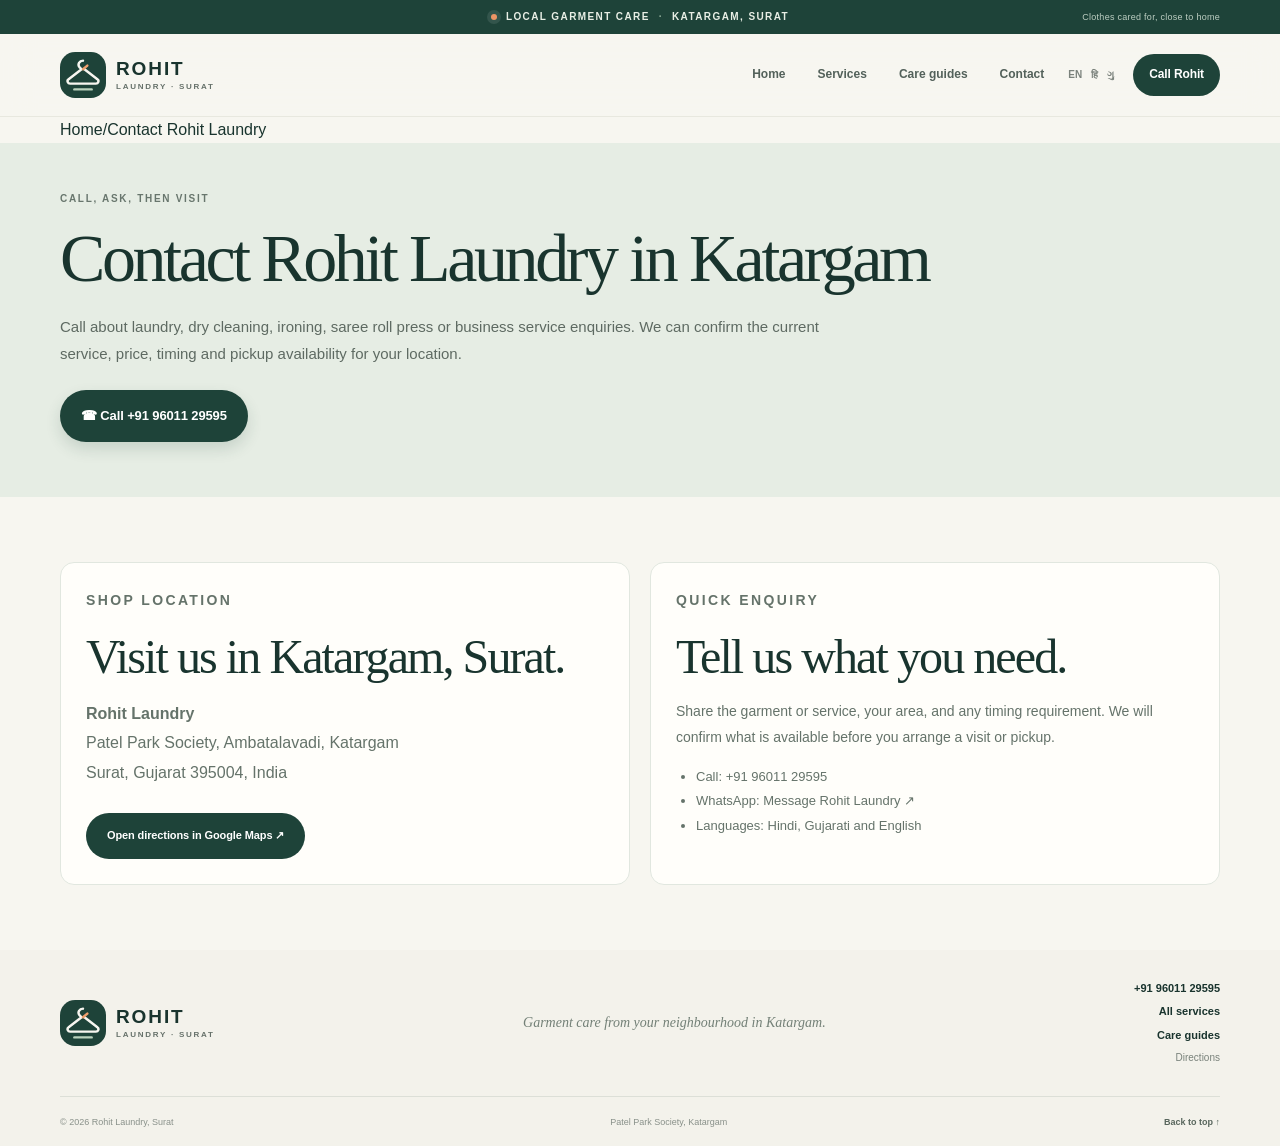
<file: contact.html>
<!doctype html><html lang="en-IN"><head><meta charset="utf-8"><meta name="viewport" content="width=device-width, initial-scale=1, viewport-fit=cover"><meta name="theme-color" content="#f7f6f0"><meta name="description" content="Call Rohit Laundry in Katargam, Surat for laundry, dry cleaning, steam press and pickup questions. Find the shop at Patel Park Society, Ambatalavadi."><meta name="robots" content="index,follow,max-image-preview:large"><link rel="canonical" href="https://rohit-laundry-katargam.netlify.app/contact"><link rel="icon" href="assets/rohit-mark.svg" type="image/svg+xml"><link rel="stylesheet" href="assets/site.css"><link rel="stylesheet" href="assets/content-pages.css"><title>Contact Rohit Laundry | Katargam, Surat</title><meta property="og:type" content="website"><meta property="og:site_name" content="Rohit Laundry"><meta property="og:title" content="Contact Rohit Laundry | Katargam, Surat"><meta property="og:description" content="Call Rohit Laundry in Katargam, Surat for laundry, dry cleaning, steam press and pickup questions. Find the shop at Patel Park Society, Ambatalavadi."><meta property="og:url" content="https://rohit-laundry-katargam.netlify.app/contact"><script src="assets/analytics.js"></script><script async src="https://www.googletagmanager.com/gtag/js?id=G-PS2PPYDTHQ"></script><script type="application/ld+json">{"@context":"https://schema.org","@type":"ContactPage","name":"Contact Rohit Laundry","url":"https://rohit-laundry-katargam.netlify.app/contact.html","mainEntity":{"@type":"DryCleaningOrLaundry","name":"Rohit Laundry","telephone":"+91-96011-29595","address":{"@type":"PostalAddress","streetAddress":"Patel Park Society, Ambatalavadi, Katargam","addressLocality":"Surat","addressRegion":"Gujarat","postalCode":"395004","addressCountry":"IN"}}}</script></head><body><a class="skip-link" href="#main">Skip to content</a><div class="topline"><span class="topline-dot" aria-hidden="true"></span> LOCAL GARMENT CARE <span class="topline-sep">·</span> KATARGAM, SURAT <span class="topline-right">Clothes cared for, close to home</span></div><header class="site-header"><div class="header-inner wrap"><a class="brand" href="/" aria-label="Rohit Laundry home"><img src="assets/rohit-mark.svg" width="48" height="48" alt=""><span class="brand-copy"><strong>ROHIT</strong><small>LAUNDRY · SURAT</small></span></a><nav class="primary-nav" aria-label="Main navigation"><a href="/">Home</a><a href="/services.html">Services</a><a href="/blog.html">Care guides</a><a href="/contact.html">Contact</a></nav><div class="header-actions"><div class="language-links" aria-label="Choose language"><a href="/" lang="en">EN</a><a href="/hi/" lang="hi">हि</a><a href="/gu/" lang="gu">ગુ</a></div><a class="button button-dark button-small" href="tel:+919601129595">Call Rohit</a></div></div></header><main id="main"><nav class="breadcrumbs wrap" aria-label="Breadcrumb"><a href="/">Home</a><span aria-hidden="true">/</span><span aria-current="page">Contact Rohit Laundry</span></nav><section class="content-hero"><div class="wrap"><p class="eyebrow">CALL, ASK, THEN VISIT</p><h1>Contact Rohit Laundry in Katargam</h1><p class="hero-lead">Call about laundry, dry cleaning, ironing, saree roll press or business service enquiries. We can confirm the current service, price, timing and pickup availability for your location.</p><a class="button button-primary" href="tel:+919601129595">☎ Call +91 96011 29595</a></div></section><section class="content-section"><div class="wrap contact-layout"><div class="content-panel"><p class="eyebrow">SHOP LOCATION</p><h2>Visit us in Katargam, Surat.</h2><address><strong>Rohit Laundry</strong><br>Patel Park Society, Ambatalavadi, Katargam<br>Surat, Gujarat 395004, India</address><div class="content-cta"><a class="button button-dark" href="https://maps.google.com/?q=Rohit+Laundry%2C+Patel+Park+Society%2C+Ambatalavadi%2C+Katargam%2C+Surat" target="_blank" rel="noopener noreferrer">Open directions in Google Maps ↗</a></div></div><div class="content-panel"><p class="eyebrow">QUICK ENQUIRY</p><h2>Tell us what you need.</h2><p>Share the garment or service, your area, and any timing requirement. We will confirm what is available before you arrange a visit or pickup.</p><ul class="content-list"><li>Call: <a href="tel:+919601129595">+91 96011 29595</a></li><li>WhatsApp: <a href="https://wa.me/919601129595" target="_blank" rel="noopener noreferrer">Message Rohit Laundry ↗</a></li><li>Languages: Hindi, Gujarati and English</li></ul></div></div></section></main><footer class="site-footer"><div class="wrap footer-top"><a class="brand footer-brand" href="/"><img src="assets/rohit-mark.svg" width="48" height="48" alt=""><span class="brand-copy"><strong>ROHIT</strong><small>LAUNDRY · SURAT</small></span></a><p>Garment care from your neighbourhood in Katargam.</p><div class="footer-links"><a href="tel:+919601129595">+91 96011 29595</a><a href="/services.html">All services</a><a href="/blog.html">Care guides</a><a href="/contact.html">Directions</a></div></div><div class="wrap footer-bottom"><span>© <span data-year>2026</span> Rohit Laundry, Surat</span><span>Patel Park Society, Katargam</span><a href="#main">Back to top ↑</a></div></footer><div class="mobile-call-bar" aria-label="Contact Rohit Laundry"><span>Need laundry in Surat?</span><a href="tel:+919601129595">☎ Call now</a></div><script src="assets/site.js" defer></script></body></html>
</file>
<file: assets/site.css>
:root{--ink:#19342e;--green:#1e4339;--green-2:#2b5c4b;--sage:#e6ede4;--sage-2:#d3e2d5;--paper:#f7f6f0;--white:#fffefa;--muted:#66716a;--line:#d9ded6;--orange:#ed9465;--yellow:#f6cf79;--serif:Georgia,"Times New Roman",serif;--sans:Inter,"Aptos",-apple-system,BlinkMacSystemFont,"Segoe UI",sans-serif;--wrap:1160px;--ease:cubic-bezier(.22,.68,0,1.05)}
*{box-sizing:border-box}html{scroll-behavior:smooth;scroll-padding-top:100px}body{margin:0;background:var(--paper);color:var(--ink);font-family:var(--sans);font-size:16px;line-height:1.6;-webkit-font-smoothing:antialiased}body.menu-open{overflow:hidden}img{max-width:100%;display:block}a{color:inherit;text-decoration:none}button{font:inherit}::selection{background:#f3c57d;color:var(--ink)}.wrap{width:min(calc(100% - 64px),var(--wrap));margin-inline:auto}.skip-link{position:absolute;z-index:100;top:-60px;left:1rem;background:var(--green);color:white;padding:.7rem 1rem;border-radius:0 0 10px 10px}.skip-link:focus{top:0}.topline{height:34px;background:var(--green);color:#e8eee5;display:flex;align-items:center;justify-content:center;gap:9px;font-size:10px;font-weight:700;letter-spacing:.14em}.topline-dot{width:6px;height:6px;border-radius:50%;background:var(--orange);box-shadow:0 0 0 4px #ffffff18}.topline-sep{color:#91ae9b}.topline-right{position:absolute;right:max(32px,calc((100vw - var(--wrap))/2));font-size:9px;font-weight:500;letter-spacing:.03em;color:#bdcec2}.site-header{height:83px;position:sticky;top:0;z-index:50;background:#f7f6f0eF;backdrop-filter:blur(16px);border-bottom:1px solid #e8e8df}.header-inner{height:100%;display:flex;align-items:center;justify-content:space-between;gap:24px}.brand{display:flex;align-items:center;gap:10px;flex:none}.brand img{width:46px;height:46px}.brand-copy{display:grid;line-height:1}.brand-copy strong{font-size:19px;letter-spacing:.1em;font-weight:800}.brand-copy small{margin-top:5px;font-size:8px;letter-spacing:.22em;font-weight:700;color:var(--muted)}.primary-nav{display:flex;align-items:center;gap:32px;margin-left:auto}.primary-nav a,.language-links a{font-size:12px;font-weight:650;color:#53615a;transition:color .2s ease}.primary-nav a:hover,.language-links a:hover{color:var(--green-2)}.header-actions{display:flex;align-items:center;gap:19px}.language-links{display:flex;align-items:center;gap:9px}.language-links a{font-size:10px;color:#7b827c}.language-links a.active{color:var(--green);font-weight:800}.button{display:inline-flex;align-items:center;justify-content:center;gap:10px;min-height:52px;padding:0 21px;border-radius:999px;font-size:13px;font-weight:750;letter-spacing:-.01em;transition:transform .24s var(--ease),box-shadow .24s ease,background .24s ease,color .24s ease}.button:hover{transform:translateY(-3px);box-shadow:0 12px 24px #19342e24}.button svg,.mobile-call-bar svg{width:17px;height:17px;fill:none;stroke:currentColor;stroke-linecap:round;stroke-linejoin:round;stroke-width:1.8}.button-dark{color:#fff;background:var(--green)}.button-dark:hover{background:#285346}.button-primary{background:var(--green);color:white;box-shadow:0 7px 15px #1e433928}.button-primary:hover{background:#285346}.button-small{min-height:42px;padding:0 16px;font-size:12px}.button-light{background:#fffefa;color:var(--green)}.button-large{min-height:60px;padding-inline:24px;font-size:15px}.menu-toggle{display:none}

.hero{min-height:610px;padding-top:68px;padding-bottom:75px;display:grid;grid-template-columns:.94fr 1.06fr;align-items:center;gap:54px;position:relative}.hero-copy{position:relative;z-index:2;padding-bottom:20px}.eyebrow{margin:0 0 18px;color:#68766d;font-size:10px;font-weight:800;letter-spacing:.17em;line-height:1.5}.eyebrow-mark{display:inline-block;color:var(--orange);font-size:14px;margin-right:5px;animation:turn 16s linear infinite}.hero h1,.section h2,.local-copy h2,.faq-heading h2,.final-cta h2{font-family:var(--serif);font-weight:500;font-size:clamp(50px,6.1vw,78px);line-height:.98;letter-spacing:-.055em;margin:0}.hero h1 em,.process-intro h2 em,.local-copy h2 em,.final-cta h2 em{color:var(--green-2);font-weight:500}.hero-lead{max-width:465px;margin:24px 0 28px;color:#5e6a62;font-size:15px;line-height:1.8}.hero-actions{display:flex;align-items:center;gap:24px;flex-wrap:wrap}.text-link{font-size:12px;font-weight:750;display:inline-flex;align-items:center;gap:10px;border-bottom:1px solid #98a79c;padding-bottom:6px;transition:gap .2s ease,color .2s ease}.text-link:hover{gap:16px;color:var(--green-2)}.text-link span{font-size:16px}.hero-note{display:flex;align-items:center;gap:9px;color:#6c786e;font-size:10px;margin-top:24px}.note-check{width:18px;height:18px;border-radius:50%;display:grid;place-items:center;background:#e1ebe0;color:#3f7357;font-size:11px;font-weight:800}.hero-visual{height:450px;position:relative;margin-right:-5vw}.hero-photo-frame{position:absolute;inset:10px 0 30px 0;overflow:hidden;border-radius:44% 18px 18px 18px;background:#e6e4db;box-shadow:0 22px 60px #203a2b16}.hero-photo{width:100%;height:100%;object-fit:cover;object-position:64% center;transition:transform 1.2s cubic-bezier(.15,.6,.3,1)}.hero-photo-frame:hover .hero-photo{transform:scale(1.035)}.hero-photo-frame:after{content:"";position:absolute;inset:0;background:linear-gradient(90deg,#18382c12 0%,transparent 50%,#11150b12 100%);pointer-events:none}.photo-sticker{position:absolute;top:0;left:-28px;width:126px;height:126px;background:var(--yellow);border-radius:50%;display:flex;flex-direction:column;align-items:center;justify-content:center;text-align:center;font-family:var(--serif);font-size:13px;line-height:1.15;transform:rotate(-9deg);box-shadow:0 9px 23px #31452c21;animation:float 5s ease-in-out infinite}.photo-sticker strong{font-weight:700}.sticker-flower{font-family:var(--sans);color:#517352;font-size:19px;margin-bottom:4px}.photo-caption{position:absolute;bottom:0;right:20px;display:flex;align-items:center;gap:9px;font-family:var(--serif);font-style:italic;font-size:12px;color:#65746a}.caption-line{width:32px;height:1px;background:var(--orange)}.hero-scribble{position:absolute;color:#e7b77d;font-size:38px;right:-12px;top:80px;animation:turn 22s linear infinite}.quick-facts{background:var(--sage);border-block:1px solid #dce6da}.quick-facts-inner{min-height:106px;display:grid;grid-template-columns:repeat(3,1fr);align-items:center}.fact{display:flex;align-items:center;gap:15px;padding-inline:25px;border-right:1px solid #cbd9cc}.fact:first-child{padding-left:0}.fact:last-child{border-right:0}.fact-icon{width:36px;height:36px;border:1px solid #a9c0ad;border-radius:50%;display:grid;place-items:center;color:#4d7659;font:italic 13px var(--serif)}.fact span:last-child{display:grid}.fact strong{font-size:12px;font-weight:750}.fact small{color:#758179;font-size:10px;margin-top:2px}

.section{padding-block:104px}.services-section{background:#fffefa}.section-heading{display:grid;grid-template-columns:1fr .72fr;align-items:end;gap:40px;margin-bottom:44px}.section h2,.local-copy h2,.faq-heading h2{font-size:clamp(44px,5vw,63px)}.section-heading .eyebrow{margin-bottom:13px}.section-heading>p{max-width:400px;margin:0 0 4px;color:#6a756e;font-size:13px;line-height:1.8}.service-grid{display:grid;grid-template-columns:repeat(3,1fr);gap:15px}.service-card{min-height:318px;border:1px solid #e4e8e0;border-radius:14px;padding:25px 25px 22px;background:#fffefa;position:relative;overflow:hidden;transition:transform .35s var(--ease),box-shadow .35s ease,border-color .25s ease}.service-card:hover{transform:translateY(-6px);box-shadow:0 18px 34px #1e43390f;border-color:#cadace}.service-feature{background:#edf3eb;border-color:#e2ebe0}.service-number{font-size:9px;color:#859187;letter-spacing:.12em;font-weight:800}.service-illustration{width:81px;height:78px;margin:14px 0 11px;border-radius:50% 50% 46% 48%;display:grid;place-items:center;background:#e4eee3;color:var(--green-2);transform:rotate(-3deg);transition:transform .5s var(--ease)}.service-card:hover .service-illustration{transform:rotate(4deg) scale(1.05)}.service-feature .service-illustration{background:#dcebdd}.service-illustration svg{width:71px;height:60px;fill:none;stroke:currentColor;stroke-width:2;stroke-linecap:round;stroke-linejoin:round}.icon-clean{background:#f7e9df;color:#ad6445}.icon-drop{background:#e3edf2;color:#557c8c}.icon-saree{background:#f6eddb;color:#a77c48}.icon-fold{background:#eee8f3;color:#80668d}.service-card h3,.service-cta h3{margin:0 0 8px;font-size:17px;letter-spacing:-.03em}.service-card p{max-width:300px;color:#768078;font-size:11px;line-height:1.75;margin:0 0 16px}.card-link{font-size:10px;font-weight:800;display:inline-flex;gap:8px;align-items:center;color:#315b49}.card-link span{font-size:14px;transition:transform .2s ease}.card-link:hover span{transform:translate(3px,-3px)}.service-cta{min-height:318px;background:var(--green);border-radius:14px;color:#fff;padding:26px;position:relative;overflow:hidden;display:flex;flex-direction:column;align-items:flex-start;justify-content:flex-end}.service-cta:before{content:"";position:absolute;width:220px;height:220px;border:1px solid #ffffff20;border-radius:50%;top:-92px;right:-43px}.service-cta:after{content:"";position:absolute;width:150px;height:150px;border:1px solid #ffffff20;border-radius:50%;top:-57px;right:-8px}.service-cta .eyebrow{color:#bbcec0;margin-bottom:12px;position:relative;z-index:1}.service-cta h3{font:500 28px/1.05 var(--serif);max-width:210px;position:relative;z-index:1}.service-cta>p:not(.eyebrow){color:#cfddd2;font-size:11px;line-height:1.65;max-width:235px;margin:9px 0 18px;position:relative;z-index:1}.service-cta .button{min-height:44px;font-size:11px;padding-inline:16px;position:relative;z-index:1}.cta-orbit{position:absolute;color:#e8c17d;right:29px;top:86px;font-size:68px;opacity:.9;animation:turn 18s linear infinite}

.process-section{background:var(--sage);padding-block:108px}.process-layout{display:grid;grid-template-columns:.9fr 1.1fr;gap:12%;align-items:center}.process-intro .eyebrow{margin-bottom:17px}.process-intro h2{font:500 clamp(48px,5vw,63px)/.98 var(--serif);letter-spacing:-.055em;margin:0 0 20px}.process-intro>p:not(.eyebrow){font-size:13px;color:#67746a;line-height:1.8;max-width:365px;margin:0 0 22px}.process-intro .text-link{font-size:11px}.steps-list{margin:0;padding:0;list-style:none}.step{min-height:105px;padding:21px 0;border-bottom:1px solid #cbd8ca;display:flex;align-items:flex-start;gap:20px}.step:first-child{border-top:1px solid #cbd8ca}.step-count{width:35px;height:35px;flex:none;border:1px solid #8eaa93;border-radius:50%;display:grid;place-items:center;background:#eaf1e7;font-family:var(--serif);font-style:italic;color:#456d50}.step h3{font-size:13px;margin:1px 0 6px;letter-spacing:-.01em}.step p{font-size:11px;color:#708077;margin:0;line-height:1.7}

.local-section{overflow:hidden;background:#ecede4}.local-inner{min-height:500px;padding-block:74px;display:grid;grid-template-columns:1fr 1fr;align-items:center;gap:6%}.local-copy{padding-block:26px}.local-copy .eyebrow{margin-bottom:16px}.local-copy h2{margin:0 0 19px}.local-copy>p:not(.eyebrow){max-width:450px;margin:0 0 19px;color:#66736b;font-size:13px;line-height:1.8}.local-copy address{font-style:normal;font-size:12px;line-height:1.8;color:#6d796f}.local-copy address strong{font-size:13px;color:var(--ink)}.local-actions{display:flex;align-items:center;gap:23px;flex-wrap:wrap;margin-top:24px}.local-actions .button{min-height:46px;font-size:11px}.local-actions .text-link{font-size:10px}.local-art{min-height:370px;position:relative;display:grid;place-items:center}.local-art-circle{width:min(100%,390px);aspect-ratio:1;border-radius:50%;background:#dce7d9;position:relative;overflow:hidden;box-shadow:inset 0 0 0 1px #cfdfd0}.circle-sun{position:absolute;width:110px;height:110px;border-radius:50%;background:#f0c883;top:43px;left:71px;animation:sun-breathe 6s ease-in-out infinite}.circle-arch{position:absolute;width:220px;height:280px;border:1px solid #90aa92;border-radius:120px 120px 0 0;bottom:-17px;left:calc(50% - 110px)}.circle-fabric{position:absolute;z-index:2;bottom:25px;width:145px;height:120px;border-radius:7px 30px 5px 7px;box-shadow:0 13px 27px #294a3220}.fabric-one{left:43px;background:linear-gradient(155deg,#efb77f 0 22%,#b66e58 22% 25%,#e3a875 25% 62%,#cb805f 62%)}.fabric-two{right:35px;bottom:45px;background:linear-gradient(155deg,#f4f2e7 0 30%,#c3d2bf 30% 33%,#f7f5e9 33% 65%,#d9e0d1 65%)}.circle-hanger{position:absolute;z-index:3;top:108px;left:calc(50% - 57px);width:114px;height:80px;display:grid;place-items:center;transform:rotate(-5deg);animation:float 5.5s ease-in-out infinite}.circle-hanger svg{width:112px;fill:none;stroke:#315d49;stroke-width:3;stroke-linecap:round;stroke-linejoin:round}.circle-dot{position:absolute;width:9px;height:9px;border-radius:50%;background:var(--orange);z-index:3}.dot-one{top:113px;right:61px}.dot-two{bottom:133px;left:51px;width:6px;height:6px;background:#78957a}.art-label{position:absolute;bottom:1px;right:0;display:flex;gap:9px;align-items:center;color:#758078;font-size:9px;font-weight:800;letter-spacing:.14em}.art-label span{color:var(--orange);font-size:16px}

.faq-section{background:#fffefa;padding-block:108px}.faq-layout{display:grid;grid-template-columns:.7fr 1.3fr;gap:12%}.faq-heading .eyebrow{margin-bottom:15px}.faq-heading h2{margin:0 0 16px}.faq-heading>p:not(.eyebrow){color:#708078;font-size:12px;line-height:1.8;max-width:260px;margin:0 0 23px}.faq-heading .button{min-height:46px;font-size:11px}.faq-list{border-top:1px solid #e2e7e0}.faq-item{border-bottom:1px solid #e2e7e0}.faq-item summary{min-height:66px;display:flex;align-items:center;justify-content:space-between;gap:20px;cursor:pointer;list-style:none;font-size:12px;font-weight:750;line-height:1.4;padding:13px 0}.faq-item summary::-webkit-details-marker{display:none}.faq-item summary:after{content:"+";flex:none;width:25px;height:25px;border:1px solid #d2ddd3;border-radius:50%;display:grid;place-items:center;color:#446c50;font-size:17px;font-weight:400;transition:transform .3s ease,background .3s ease}.faq-item[open] summary:after{content:"−";background:#eaf0e8;transform:rotate(180deg)}.faq-answer{padding:0 39px 17px 0;color:#707c73;font-size:11px;line-height:1.8;animation:faq-in .25s ease}.faq-answer p{margin:0}.faq-answer a{color:#315b49;text-decoration:underline;text-underline-offset:3px}

.final-cta{background:var(--green);color:#fff;overflow:hidden}.final-cta-inner{min-height:300px;padding-block:58px;display:flex;align-items:center;justify-content:space-between;gap:40px;position:relative}.final-cta .eyebrow{color:#b2c6b8;margin-bottom:15px}.final-cta h2{font-size:clamp(42px,5vw,60px)}.final-cta h2 em{color:#f1c47b}.final-cta-action{position:relative;z-index:2;display:grid;justify-items:start;gap:11px;margin-right:9%}.final-cta-action>p{color:#c4d4c9;font-size:12px;margin:0 0 2px}.whatsapp-link{font-size:10px;color:#dce8de;border-bottom:1px solid #7b9985;padding-bottom:4px}.whatsapp-link span{margin-left:5px}.final-spark{position:absolute;right:-27px;top:27px;color:#ffffff13;font-size:210px;animation:turn 40s linear infinite}
.site-footer{background:#f3f2eb}.footer-top{min-height:145px;padding-block:30px;display:flex;align-items:center;justify-content:space-between;gap:30px}.footer-top>p{font:italic 14px/1.5 var(--serif);color:#738077;margin:0}.footer-links{display:grid;gap:6px;text-align:right}.footer-links a{font-size:11px;font-weight:700}.footer-links a:last-child{font-size:10px;font-weight:500;color:#79827b}.footer-bottom{min-height:50px;border-top:1px solid #dcdfd7;display:flex;align-items:center;justify-content:space-between;gap:20px;color:#89918a;font-size:9px}.footer-bottom a{font-weight:700;color:#58665d}.mobile-call-bar{display:none}

.has-motion .reveal{opacity:0;transform:translateY(18px);transition:opacity .65s ease,transform .72s var(--ease)}.has-motion .reveal.is-visible{opacity:1;transform:translateY(0)}.has-motion .service-card:nth-child(2),.has-motion .step:nth-child(2),.has-motion .faq-item:nth-child(2){transition-delay:.06s}.has-motion .service-card:nth-child(3),.has-motion .step:nth-child(3),.has-motion .faq-item:nth-child(3){transition-delay:.12s}.has-motion .service-card:nth-child(4),.has-motion .faq-item:nth-child(4){transition-delay:.08s}.has-motion .service-card:nth-child(5),.has-motion .faq-item:nth-child(5){transition-delay:.14s}.has-motion .service-cta{transition-delay:.2s}.has-motion .faq-item:nth-child(6){transition-delay:.2s}
@keyframes turn{to{transform:rotate(360deg)}}@keyframes float{0%,100%{translate:0 0}50%{translate:0 -8px}}@keyframes sun-breathe{0%,100%{transform:scale(1);opacity:1}50%{transform:scale(1.06);opacity:.82}}@keyframes faq-in{from{opacity:0;transform:translateY(-4px)}to{opacity:1;transform:translateY(0)}}

:focus-visible{outline:3px solid #d89057;outline-offset:4px;border-radius:4px}
@media(min-width:1400px){.hero-visual{margin-right:-90px}}
@media(max-width:1000px){.wrap{width:min(calc(100% - 48px),var(--wrap))}.topline-right{display:none}.primary-nav{gap:18px}.header-inner{gap:16px}.hero{gap:28px;min-height:550px}.hero h1{font-size:clamp(54px,7vw,72px)}.hero-visual{height:400px;margin-right:-24px}.service-card,.service-cta{padding-inline:20px}.process-layout{gap:8%}.faq-layout{gap:9%}}
@media(max-width:760px){html{scroll-padding-top:76px}.wrap{width:calc(100% - 38px)}.topline{height:29px;font-size:9px}.site-header{height:68px}.brand{gap:8px}.brand img{width:40px;height:40px}.brand-copy strong{font-size:17px}.brand-copy small{font-size:7px}.header-inner{gap:12px}.primary-nav{display:none;position:fixed;z-index:55;inset:97px 0 auto;height:calc(100dvh - 97px);background:var(--paper);padding:28px 23px 130px;flex-direction:column;align-items:stretch;gap:0;overflow:auto}.primary-nav.is-open{display:flex}.primary-nav a{padding:19px 5px;border-bottom:1px solid var(--line);font:500 28px var(--serif);color:var(--ink)}.header-actions{gap:12px;margin-left:auto}.language-links{gap:7px}.button-small{min-height:38px;padding-inline:12px;font-size:10px;gap:7px}.button-small svg{width:14px;height:14px}.menu-toggle{width:37px;height:37px;padding:9px;border:1px solid #d9e1d8;border-radius:50%;background:transparent;display:flex;flex-direction:column;justify-content:center;gap:5px;order:3}.menu-toggle span{height:1.5px;width:17px;background:var(--green);transition:transform .2s ease}.menu-toggle[aria-expanded=true] span:first-child{transform:translateY(3.25px) rotate(45deg)}.menu-toggle[aria-expanded=true] span:last-child{transform:translateY(-3.25px) rotate(-45deg)}.hero{padding-top:46px;padding-bottom:42px;display:flex;flex-direction:column;align-items:stretch;gap:35px;min-height:unset}.hero-copy{padding:0}.eyebrow{font-size:9px;letter-spacing:.14em;margin-bottom:13px}.hero h1{font-size:clamp(49px,13vw,67px);line-height:.99}.hero-lead{font-size:13px;line-height:1.75;margin:19px 0 22px}.hero-actions{gap:18px}.button{min-height:50px;padding-inline:18px;font-size:12px}.hero-actions .text-link{font-size:10px}.hero-note{font-size:9px;margin-top:18px}.hero-visual{height:auto;aspect-ratio:1.15;margin:0 0 0 5px}.hero-photo-frame{inset:4px 0 23px;border-radius:42% 12px 12px 12px}.hero-photo{object-position:62% center}.photo-sticker{width:99px;height:99px;left:-14px;top:-8px;font-size:11px}.sticker-flower{font-size:16px;margin-bottom:2px}.photo-caption{font-size:10px;right:0;bottom:0}.caption-line{width:23px}.hero-scribble{right:-7px;top:22px;font-size:28px}.quick-facts-inner{min-height:auto;padding-block:14px;grid-template-columns:1fr;gap:0}.fact{padding:12px 2px;border-right:0;border-bottom:1px solid #cbd9cc;gap:12px}.fact:first-child{padding-left:2px}.fact:last-child{border-bottom:0}.fact-icon{width:31px;height:31px;font-size:11px}.fact strong{font-size:11px}.fact small{font-size:9px}.section{padding-block:70px}.section-heading{display:block;margin-bottom:27px}.section h2,.local-copy h2,.faq-heading h2{font-size:clamp(42px,11vw,56px)}.section-heading>p{font-size:12px;line-height:1.75;margin-top:13px}.service-grid{grid-template-columns:1fr 1fr;gap:10px}.service-card,.service-cta{min-height:288px;padding:17px 15px;border-radius:11px}.service-card:nth-child(5){grid-column:1/-1}.service-number{font-size:8px;letter-spacing:.08em}.service-illustration{width:67px;height:66px;margin:12px 0 10px}.service-illustration svg{width:61px;height:52px}.service-card h3{font-size:14px;line-height:1.25}.service-card p{font-size:10px;line-height:1.65;margin-bottom:12px}.card-link{font-size:9px;line-height:1.3;align-items:flex-start}.service-cta{justify-content:flex-end;grid-column:1/-1;grid-row:auto;min-height:240px}.service-cta .eyebrow{font-size:8px}.service-cta h3{font-size:24px}.service-cta>p:not(.eyebrow){font-size:10px}.service-cta .button{min-height:42px;font-size:10px;padding-inline:13px}.cta-orbit{top:40px;right:20px;font-size:54px}.process-section{padding-block:74px}.process-layout{grid-template-columns:1fr;gap:34px}.process-intro h2{font-size:50px}.process-intro>p:not(.eyebrow){font-size:12px;max-width:360px}.step{min-height:92px;padding-block:17px;gap:14px}.step h3{font-size:12px}.step p{font-size:10px}.local-inner{padding-block:56px 38px;min-height:unset;grid-template-columns:1fr;gap:23px}.local-copy{padding:0}.local-copy>p:not(.eyebrow){font-size:12px}.local-copy address{font-size:11px}.local-actions{gap:17px;margin-top:19px}.local-art{min-height:300px}.local-art-circle{width:min(82vw,330px)}.circle-sun{width:85px;height:85px;top:34px;left:56px}.circle-arch{width:185px;height:230px;left:calc(50% - 92.5px)}.circle-fabric{width:122px;height:100px;bottom:20px}.fabric-one{left:30px}.fabric-two{right:26px;bottom:35px}.circle-hanger{top:84px}.circle-dot.dot-one{right:46px;top:91px}.circle-dot.dot-two{bottom:101px;left:35px}.art-label{bottom:-3px;right:calc(50% - 110px);white-space:nowrap}.faq-section{padding-block:75px}.faq-layout{grid-template-columns:1fr;gap:31px}.faq-heading h2 br{display:none}.faq-heading>p:not(.eyebrow){max-width:340px}.faq-item summary{min-height:62px;font-size:11px;gap:11px}.faq-answer{font-size:10px;padding-right:24px}.final-cta-inner{min-height:unset;padding-block:49px 95px;display:grid;gap:22px}.final-cta h2{font-size:47px}.final-cta-action{margin:0;gap:10px}.final-cta-action>p{font-size:11px}.button-large{min-height:52px;font-size:13px}.final-spark{font-size:150px;right:-22px;top:7px}.footer-top{min-height:unset;padding-block:27px 21px;display:grid;grid-template-columns:1fr 1fr;gap:16px}.footer-brand{grid-column:1 / -1}.footer-top>p{font-size:12px}.footer-links{justify-items:start;text-align:left}.footer-links a{font-size:10px}.footer-bottom{min-height:58px;padding-block:11px;display:grid;grid-template-columns:1fr auto;gap:6px;font-size:8px}.footer-bottom span:nth-child(2){display:none}.mobile-call-bar{position:fixed;z-index:45;left:0;right:0;bottom:0;padding:9px max(18px,env(safe-area-inset-left)) calc(9px + env(safe-area-inset-bottom));background:#fffefaee;backdrop-filter:blur(18px);border-top:1px solid #dfe6dc;display:flex;align-items:center;justify-content:space-between;gap:12px;box-shadow:0 -5px 22px #1e433911}.mobile-call-bar span{font-size:10px;font-weight:700;color:#637168}.mobile-call-bar a{height:42px;min-width:134px;border-radius:999px;background:var(--green);color:#fff;display:flex;align-items:center;justify-content:center;gap:8px;font-size:11px;font-weight:750}.mobile-call-bar svg{width:15px;height:15px}body{padding-bottom:65px}body.menu-open .mobile-call-bar{display:none}}
@media(max-width:390px){.header-inner{gap:8px}.brand img{width:36px;height:36px}.brand-copy strong{font-size:15px}.brand-copy small{font-size:6px}.language-links{gap:5px}.language-links a{font-size:9px}.button-small{padding-inline:9px}.service-card,.service-cta{padding-inline:12px}.service-number{font-size:7px}.card-link{font-size:8px}.service-card p{font-size:9px}.service-cta h3{font-size:21px}}
@media(prefers-reduced-motion:reduce){*,*:before,*:after{scroll-behavior:auto!important;animation-duration:.01ms!important;animation-iteration-count:1!important;transition-duration:.01ms!important}.has-motion .reveal{opacity:1;transform:none}}

.service-extras{margin:22px 0 0;color:#68766d;font-size:12px;line-height:1.8}.service-extras a{font-weight:750;color:#315b49;border-bottom:1px solid #98a79c;padding-bottom:2px}.service-extras a:hover{color:#1e4339}
@media(max-width:760px){.service-extras{margin-top:17px;font-size:11px}}
</file>
<file: assets/service-pages.css>
.breadcrumbs{display:flex;align-items:center;gap:10px;padding-top:17px;color:#8a938b;font-size:10px}.breadcrumbs a{color:#566b5d}.breadcrumbs a:hover{text-decoration:underline;text-underline-offset:3px}.service-detail-hero{min-height:486px;padding-block:56px 67px;display:grid;grid-template-columns:1.02fr .88fr;align-items:center;gap:8%;position:relative}.service-detail-copy{position:relative;z-index:2}.service-detail-copy .eyebrow{margin-bottom:16px}.service-detail-copy h1{max-width:600px;margin:0;font:500 clamp(46px,5.4vw,68px)/.99 var(--serif);letter-spacing:-.055em}.service-detail-copy .hero-lead{max-width:525px;font-size:14px;line-height:1.8}.service-detail-art{min-height:355px;position:relative;display:grid;place-items:center;isolation:isolate}.detail-art-backdrop{width:min(100%,350px);aspect-ratio:1;border-radius:49% 48% 45% 52%;background:#dce9da;position:relative;z-index:-1;box-shadow:inset 0 0 0 1px #c8dacb;transform:rotate(-6deg)}.detail-art-backdrop:before,.detail-art-backdrop:after{content:"";position:absolute;border:1px solid #aec5b0;border-radius:50%;inset:20px;transform:rotate(23deg)}.detail-art-backdrop:after{inset:42px;transform:rotate(-15deg)}.detail-art-mark{position:absolute;width:180px;height:180px;display:grid;place-items:center;border-radius:50%;background:#f7f6f0;box-shadow:0 14px 38px #21402c18;animation:float 5.8s ease-in-out infinite}.detail-art-mark svg{width:120px;height:110px;fill:none;stroke:#315d49;stroke-width:2.2;stroke-linecap:round;stroke-linejoin:round}.service-detail-art.clean .detail-art-backdrop{background:#f4e6dc;box-shadow:inset 0 0 0 1px #e7d0c2}.service-detail-art.clean .detail-art-mark svg{stroke:#a56549}.service-detail-art.drop .detail-art-backdrop{background:#e1ecf0;box-shadow:inset 0 0 0 1px #cadae0}.service-detail-art.drop .detail-art-mark svg{stroke:#527c8c}.service-detail-art.saree .detail-art-backdrop{background:#f5ecd9;box-shadow:inset 0 0 0 1px #e8dcc1}.service-detail-art.saree .detail-art-mark svg{stroke:#a57e4b}.service-detail-art.fold .detail-art-backdrop{background:#ebe5f1;box-shadow:inset 0 0 0 1px #ddd2e8}.service-detail-art.fold .detail-art-mark svg{stroke:#80688f}.detail-art-spark{position:absolute;color:#e79765;font-size:31px;animation:turn 20s linear infinite}.spark-one{top:43px;right:12%}.spark-two{bottom:39px;left:8%;font-size:21px;color:#83a486}.detail-art-caption{position:absolute;right:3%;bottom:5px;color:#7c867d;font-size:8px;font-weight:800;letter-spacing:.16em}.detail-content{background:#fffefa}.detail-layout{display:grid;grid-template-columns:1fr .65fr;gap:12%;align-items:start}.detail-copy .eyebrow{margin-bottom:12px}.detail-copy h2,.service-faq h2,.related-heading h2{margin:0 0 18px;font:500 clamp(38px,4vw,51px)/1.02 var(--serif);letter-spacing:-.045em}.detail-copy>p:not(.eyebrow){max-width:700px;margin:0 0 16px;color:#6c786f;font-size:13px;line-height:1.85}.detail-copy h3{margin:29px 0 12px;font-size:14px}.care-checklist{list-style:none;padding:0;margin:0;display:grid;gap:10px}.care-checklist li{position:relative;padding-left:25px;color:#627068;font-size:12px;line-height:1.6}.care-checklist li:before{content:"✓";position:absolute;left:0;top:1px;width:16px;height:16px;border-radius:50%;background:#e5eee2;color:#477250;display:grid;place-items:center;font-size:9px;font-weight:800}.detail-copy .detail-callout{margin:23px 0 0;border-left:3px solid var(--orange);border-radius:0 8px 8px 0;padding:12px 15px;background:#f4f2e9;font-size:11px;line-height:1.7}.detail-side{position:relative;padding:31px 28px 27px;border-radius:13px;background:var(--sage);overflow:hidden}.detail-side:after{content:"";position:absolute;top:-96px;right:-78px;width:195px;height:195px;border:1px solid #c2d3c2;border-radius:50%;box-shadow:0 0 0 23px #dce7d933,0 0 0 46px #dce7d922}.detail-side>*{position:relative;z-index:1}.detail-side .side-mark{display:block;color:#d69364;font-size:22px;margin-bottom:14px}.detail-side .eyebrow{margin:0 0 9px}.detail-side h3{max-width:240px;margin:0 0 10px;font:500 28px/1.08 var(--serif);letter-spacing:-.03em}.detail-side>p:not(.eyebrow){max-width:300px;margin:0 0 19px;color:#6d7a71;font-size:11px;line-height:1.75}.detail-side .button{min-height:46px;font-size:11px}.side-directions{display:block;width:max-content;margin-top:16px;color:#476650;font-size:10px;font-weight:750;border-bottom:1px solid #aabdae;padding-bottom:3px}.service-faq{background:var(--sage);padding-block:82px}.service-faq-layout{display:grid;grid-template-columns:.7fr 1.3fr;gap:10%;align-items:start}.service-faq h2{font-size:clamp(39px,4vw,52px)}.faq-subline{max-width:300px;margin:0 0 18px;color:#6b786e;font-size:12px;line-height:1.75}.service-faq .text-link{font-size:10px}.service-faq .faq-list{border-top-color:#cbd8ca}.service-faq .faq-item{border-bottom-color:#cbd8ca}.related-services{padding-block:76px;background:#fffefa}.related-heading{display:flex;align-items:end;justify-content:space-between;gap:20px;margin-bottom:23px}.related-heading .eyebrow{margin-bottom:8px}.related-heading h2{font-size:clamp(35px,4vw,46px);margin:0}.related-heading>.text-link{font-size:10px;flex:none}.related-grid{display:grid;grid-template-columns:repeat(3,1fr);gap:11px}.related-link{min-height:70px;padding:17px 18px;border:1px solid #e2e7e0;border-radius:10px;display:flex;align-items:center;justify-content:space-between;gap:12px;font-size:12px;font-weight:750;transition:background .2s ease,border-color .2s ease,transform .2s ease}.related-link span:last-child{color:#52755e;font-size:16px}.related-link:hover{transform:translateY(-3px);background:#f2f5ef;border-color:#cbdacb}
@media(max-width:760px){.breadcrumbs{padding-top:12px;gap:7px;font-size:9px}.service-detail-hero{min-height:unset;padding-block:35px 47px;grid-template-columns:1fr;gap:23px}.service-detail-copy .eyebrow{font-size:8px}.service-detail-copy h1{font-size:clamp(45px,11.5vw,59px)}.service-detail-copy .hero-lead{font-size:12px;margin:17px 0 22px}.service-detail-hero .hero-actions{gap:15px}.service-detail-hero .hero-actions .button{font-size:11px}.service-detail-art{min-height:265px}.detail-art-backdrop{width:min(78vw,260px)}.detail-art-mark{width:140px;height:140px}.detail-art-mark svg{width:100px;height:90px}.spark-one{top:26px;right:14%}.spark-two{bottom:24px;left:10%}.detail-art-caption{right:calc(50% - 114px);bottom:0;white-space:nowrap;font-size:7px}.detail-content{padding-block:62px}.detail-layout{grid-template-columns:1fr;gap:31px}.detail-copy h2{font-size:41px}.detail-copy>p:not(.eyebrow){font-size:12px}.care-checklist li{font-size:11px}.detail-side{padding:25px 22px}.detail-side h3{font-size:26px}.service-faq{padding-block:61px}.service-faq-layout{grid-template-columns:1fr;gap:25px}.service-faq h2{font-size:43px}.related-services{padding-block:58px}.related-heading{align-items:flex-start;flex-direction:column}.related-heading h2{font-size:39px}.related-grid{grid-template-columns:1fr;gap:8px}.related-link{min-height:59px;font-size:11px}}
</file>
<file: assets/content-pages.css>
.content-hero{padding-block:48px 55px;background:var(--sage)}.content-hero h1{max-width:900px;margin:0;font:500 clamp(42px,6vw,68px)/1.02 var(--serif);letter-spacing:-.05em}.content-hero .hero-lead{max-width:760px;margin:20px 0 23px}.content-section{padding-block:65px}.content-section h2{font:500 clamp(34px,4vw,48px)/1.06 var(--serif);letter-spacing:-.04em;margin:0 0 16px}.content-section p{color:#65736a;font-size:14px;line-height:1.85}.content-grid{display:grid;grid-template-columns:repeat(3,minmax(0,1fr));gap:14px}.content-card{padding:23px 21px;background:#fffefa;border:1px solid #e2e7e0;border-radius:13px}.content-card h2,.content-card h3{margin:0 0 10px;font-size:17px;line-height:1.35}.content-card p{margin:0 0 14px;font-size:12px;line-height:1.75}.content-card .card-link{font-size:11px}.content-panel{background:#fffefa;border:1px solid #e1e7df;border-radius:14px;padding:25px}.content-panel address{font-style:normal;color:#65736a;line-height:1.85}.contact-layout{display:grid;grid-template-columns:1fr 1fr;gap:20px}.guide-layout{display:grid;grid-template-columns:1fr .38fr;gap:30px;align-items:start}.guide-article{padding:24px 0;border-bottom:1px solid var(--line)}.guide-article:first-child{padding-top:0}.guide-article h2{font-size:30px;margin-bottom:10px}.guide-article p{margin:9px 0;font-size:13px}.guide-aside{padding:24px;border-radius:13px;background:var(--sage)}.guide-aside h2{font-size:28px}.guide-aside a{color:var(--green-2);text-decoration:underline;text-underline-offset:3px}.content-list{padding-left:20px;color:#65736a;line-height:1.9;font-size:13px}.content-cta{margin-top:25px}.content-cta .button{min-height:46px;font-size:11px}
@media(max-width:760px){.content-hero{padding-block:36px 39px}.content-hero h1{font-size:clamp(40px,10vw,53px)}.content-hero .hero-lead{font-size:13px}.content-section{padding-block:48px}.content-grid,.contact-layout,.guide-layout{grid-template-columns:1fr}.content-grid{gap:9px}.content-card{padding:20px 18px}.content-card h3{font-size:15px}.content-section p{font-size:12px}.guide-aside{order:-1}}
</file>
